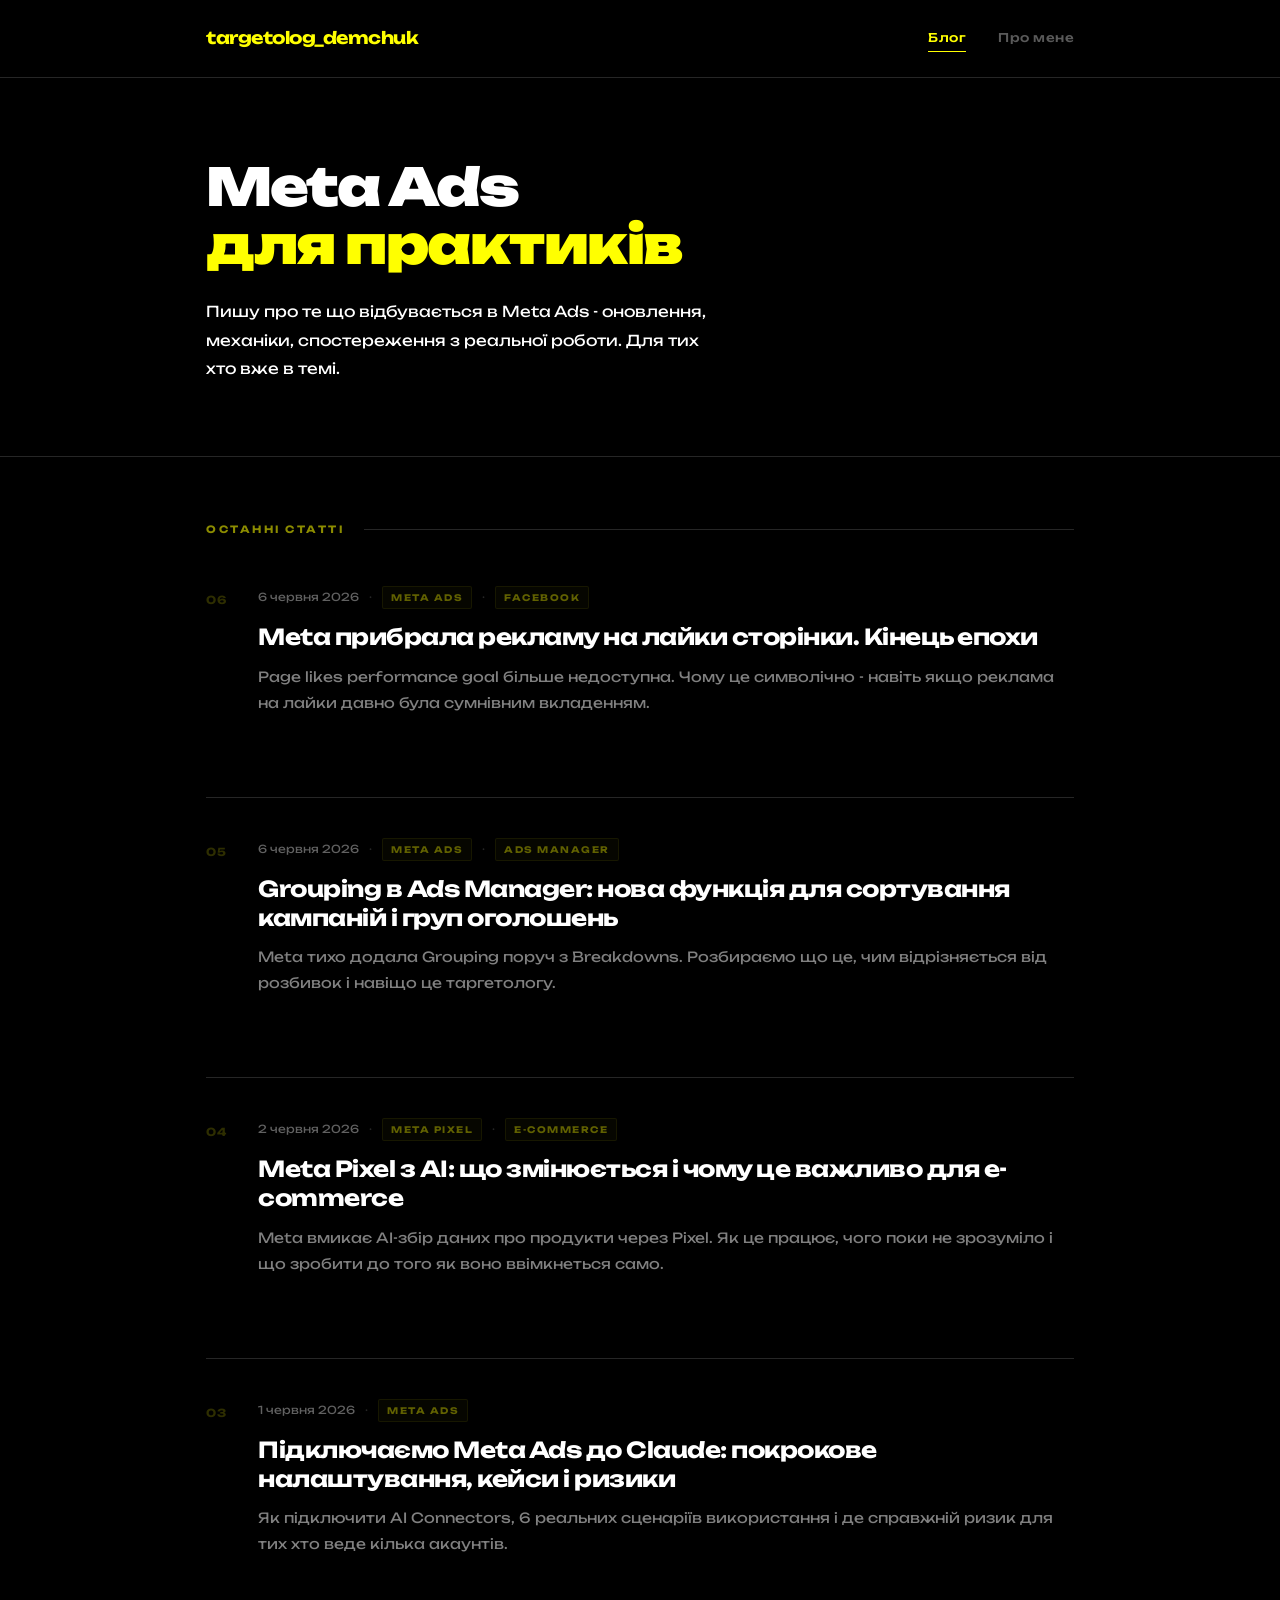
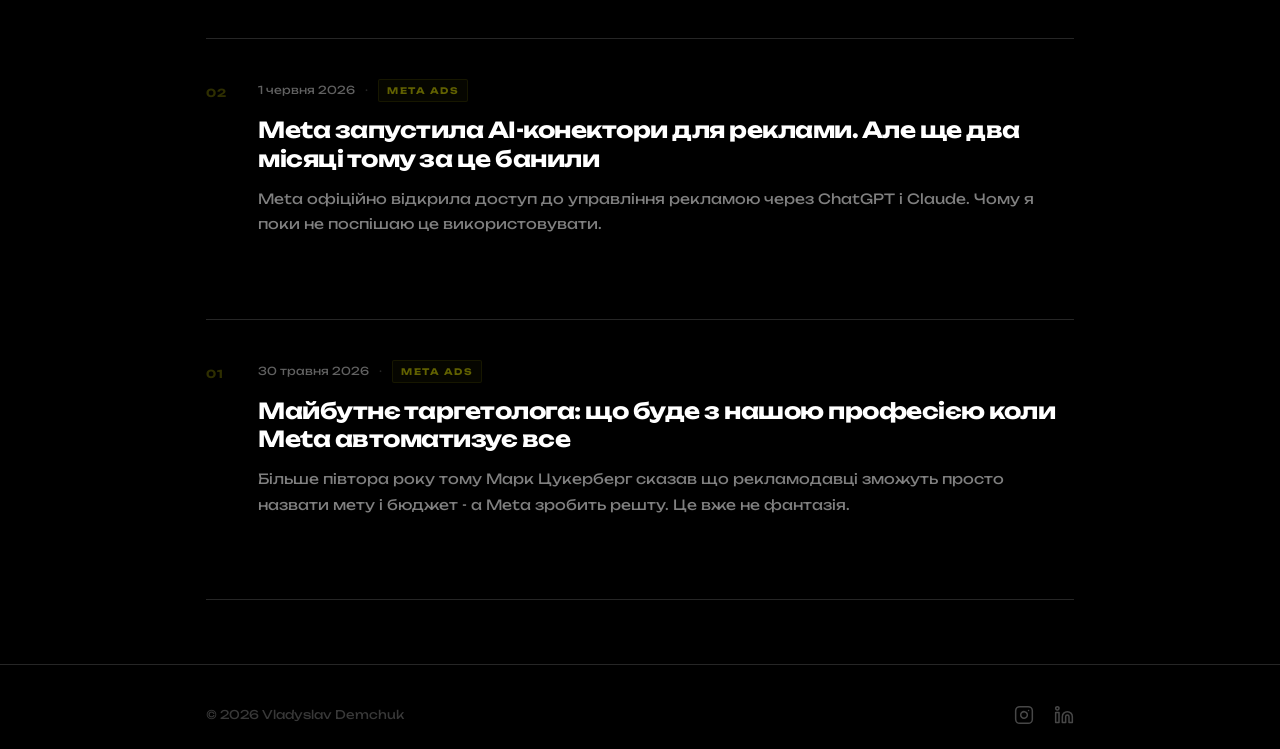
<file: index.html>
<!DOCTYPE html>
<html lang="uk">
<head>
  <meta charset="UTF-8">
  <meta name="viewport" content="width=device-width, initial-scale=1.0, viewport-fit=cover">
  <title>Влад Демчук - Meta Ads для практиків</title>
  <meta name="description" content="Пишу про оновлення і механіки Meta Ads. Інхаус таргетолог в ITSTEP Academy, керую бюджетами від $15k на місяць.">
  <meta name="keywords" content="Meta Ads, таргетолог, Facebook реклама, Instagram реклама, таргетована реклама Україна">
  <meta name="author" content="Владислав Демчук">
  <link rel="canonical" href="https://demchuk.online/">

  <!-- Open Graph -->
  <meta property="og:type" content="website">
  <meta property="og:url" content="https://demchuk.online/">
  <meta property="og:title" content="Влад Демчук - Meta Ads для практиків">
  <meta property="og:description" content="Пишу про оновлення і механіки Meta Ads. Інхаус таргетолог в ITSTEP Academy.">
  <meta property="og:image" content="https://demchuk.online/photo_2025-03-13_13-31-59.jpg">
  <meta property="og:locale" content="uk_UA">

  <!-- Twitter/X -->
  <meta name="twitter:card" content="summary_large_image">
  <meta name="twitter:title" content="Влад Демчук - Meta Ads для практиків">
  <meta name="twitter:description" content="Пишу про оновлення і механіки Meta Ads. Інхаус таргетолог в ITSTEP Academy.">
  <meta name="twitter:image" content="https://demchuk.online/photo_2025-03-13_13-31-59.jpg">

  <!-- Schema.org -->
  <script type="application/ld+json">
  {
    "@context": "https://schema.org",
    "@type": "Person",
    "name": "Владислав Демчук",
    "url": "https://demchuk.online/",
    "image": "https://demchuk.online/photo_2025-03-13_13-31-59.jpg",
    "jobTitle": "Meta Ads спеціаліст",
    "worksFor": {
      "@type": "Organization",
      "name": "ITSTEP Academy"
    },
    "sameAs": ["https://www.instagram.com/targetolog_demchuk/", "https://www.linkedin.com/in/vladyslav-demchuk/"]
  }
  </script>

  <meta name="theme-color" content="#000000">
  <meta name="color-scheme" content="dark">

  <!-- Fonts -->
  <link rel="preconnect" href="https://fonts.googleapis.com">
  <link rel="preconnect" href="https://fonts.gstatic.com" crossorigin>
  <link rel="stylesheet" href="https://fonts.googleapis.com/css2?family=Unbounded:wght@400;500;700;900&display=swap">

  <link rel="icon" href="/favicon.svg" type="image/svg+xml">
  <link rel="icon" href="/favicon-32.png" sizes="32x32" type="image/png">
  <link rel="apple-touch-icon" href="/apple-touch-icon.png">
  <link rel="manifest" href="/site.webmanifest">
  <link rel="alternate" type="application/rss+xml" title="Влад Демчук — Meta Ads" href="/feed.xml">
  <link rel="stylesheet" href="css/style.css">
</head>
<body>
  <header>
    <div class="container">
      <a href="index.html" class="logo">targetolog_demchuk</a>
      <nav>
        <a href="index.html" class="active" aria-current="page">Блог</a>
        <a href="about.html">Про мене</a>
      </nav>
    </div>
  </header>

  <main>
    <section class="hero">
      <div class="container">
        <h1>Meta Ads<br><span>для практиків</span></h1>
        <p>Пишу про те що відбувається в Meta Ads - оновлення, механіки, спостереження з реальної роботи. Для тих хто вже в темі.</p>
      </div>
    </section>

    <section class="posts">
      <div class="container">
        <div class="section-header fade-in">
          <h2>Останні статті</h2>
        </div>
        <a href="posts/page-likes-ads-gone.html" class="post-card fade-in">
          <div class="post-number">06</div>
          <div class="post-body">
            <div class="meta">
              <time datetime="2026-06-06">6 червня 2026</time>
              <span class="meta-sep">·</span>
              <span class="post-tag">Meta Ads</span>
              <span class="meta-sep">·</span>
              <span class="post-tag">Facebook</span>
            </div>
            <h3>Meta прибрала рекламу на лайки сторінки. Кінець епохи</h3>
            <p>Page likes performance goal більше недоступна. Чому це символічно - навіть якщо реклама на лайки давно була сумнівним вкладенням.</p>
            <span class="post-read">Читати <span class="arrow">→</span></span>
          </div>
        </a>
        <a href="posts/meta-ads-grouping.html" class="post-card fade-in">
          <div class="post-number">05</div>
          <div class="post-body">
            <div class="meta">
              <time datetime="2026-06-06">6 червня 2026</time>
              <span class="meta-sep">·</span>
              <span class="post-tag">Meta Ads</span>
              <span class="meta-sep">·</span>
              <span class="post-tag">Ads Manager</span>
            </div>
            <h3>Grouping в Ads Manager: нова функція для сортування кампаній і груп оголошень</h3>
            <p>Meta тихо додала Grouping поруч з Breakdowns. Розбираємо що це, чим відрізняється від розбивок і навіщо це таргетологу.</p>
            <span class="post-read">Читати <span class="arrow">→</span></span>
          </div>
        </a>
        <a href="posts/meta-pixel-ai-data.html" class="post-card fade-in">
          <div class="post-number">04</div>
          <div class="post-body">
            <div class="meta">
              <time datetime="2026-06-02">2 червня 2026</time>
              <span class="meta-sep">·</span>
              <span class="post-tag">Meta Pixel</span>
              <span class="meta-sep">·</span>
              <span class="post-tag">e-commerce</span>
            </div>
            <h3>Meta Pixel з AI: що змінюється і чому це важливо для e-commerce</h3>
            <p>Meta вмикає AI-збір даних про продукти через Pixel. Як це працює, чого поки не зрозуміло і що зробити до того як воно ввімкнеться само.</p>
            <span class="post-read">Читати <span class="arrow">→</span></span>
          </div>
        </a>
        <a href="posts/meta-ai-connectors-claude.html" class="post-card fade-in">
          <div class="post-number">03</div>
          <div class="post-body">
            <div class="meta">
              <time datetime="2026-06-01">1 червня 2026</time>
              <span class="meta-sep">·</span>
              <span class="post-tag">Meta Ads</span>
            </div>
            <h3>Підключаємо Meta Ads до Claude: покрокове налаштування, кейси і ризики</h3>
            <p>Як підключити AI Connectors, 6 реальних сценаріїв використання і де справжній ризик для тих хто веде кілька акаунтів.</p>
            <span class="post-read">Читати <span class="arrow">→</span></span>
          </div>
        </a>
        <a href="posts/meta-ai-connectors.html" class="post-card fade-in">
          <div class="post-number">02</div>
          <div class="post-body">
            <div class="meta">
              <time datetime="2026-06-01">1 червня 2026</time>
              <span class="meta-sep">·</span>
              <span class="post-tag">Meta Ads</span>
            </div>
            <h3>Meta запустила AI-конектори для реклами. Але ще два місяці тому за це банили</h3>
            <p>Meta офіційно відкрила доступ до управління рекламою через ChatGPT і Claude. Чому я поки не поспішаю це використовувати.</p>
            <span class="post-read">Читати <span class="arrow">→</span></span>
          </div>
        </a>
        <a href="posts/maibutnie-tarhetologa.html" class="post-card fade-in">
          <div class="post-number">01</div>
          <div class="post-body">
            <div class="meta">
              <time datetime="2026-05-30">30 травня 2026</time>
              <span class="meta-sep">·</span>
              <span class="post-tag">Meta Ads</span>
            </div>
            <h3>Майбутнє таргетолога: що буде з нашою професією коли Meta автоматизує все</h3>
            <p>Більше півтора року тому Марк Цукерберг сказав що рекламодавці зможуть просто назвати мету і бюджет - а Meta зробить решту. Це вже не фантазія.</p>
            <span class="post-read">Читати <span class="arrow">→</span></span>
          </div>
        </a>
      </div>
    </section>
  </main>

  <footer>
    <div class="container">
      <div class="footer-inner">
        <span class="footer-copy">© 2026 Vladyslav Demchuk</span>
        <div class="footer-social">
          <a href="https://www.instagram.com/targetolog_demchuk/" target="_blank" rel="noopener" aria-label="Instagram">
            <svg xmlns="http://www.w3.org/2000/svg" width="20" height="20" viewBox="0 0 24 24" fill="none" stroke="currentColor" stroke-width="1.8" stroke-linecap="round" stroke-linejoin="round" aria-hidden="true"><rect x="2" y="2" width="20" height="20" rx="5" ry="5"/><path d="M16 11.37A4 4 0 1 1 12.63 8 4 4 0 0 1 16 11.37z"/><line x1="17.5" y1="6.5" x2="17.51" y2="6.5"/></svg>
          </a>
          <a href="https://www.linkedin.com/in/vladyslav-demchuk/" target="_blank" rel="noopener" aria-label="LinkedIn">
            <svg xmlns="http://www.w3.org/2000/svg" width="20" height="20" viewBox="0 0 24 24" fill="none" stroke="currentColor" stroke-width="1.8" stroke-linecap="round" stroke-linejoin="round" aria-hidden="true"><path d="M16 8a6 6 0 0 1 6 6v7h-4v-7a2 2 0 0 0-2-2 2 2 0 0 0-2 2v7h-4v-7a6 6 0 0 1 6-6z"/><rect x="2" y="9" width="4" height="12"/><circle cx="4" cy="4" r="2"/></svg>
          </a>
        </div>
      </div>
    </div>
  </footer>
  <button id="back-to-top" aria-label="Вгору">↑</button>
  <script src="js/main.js"></script>
</body>
</html>
</file>
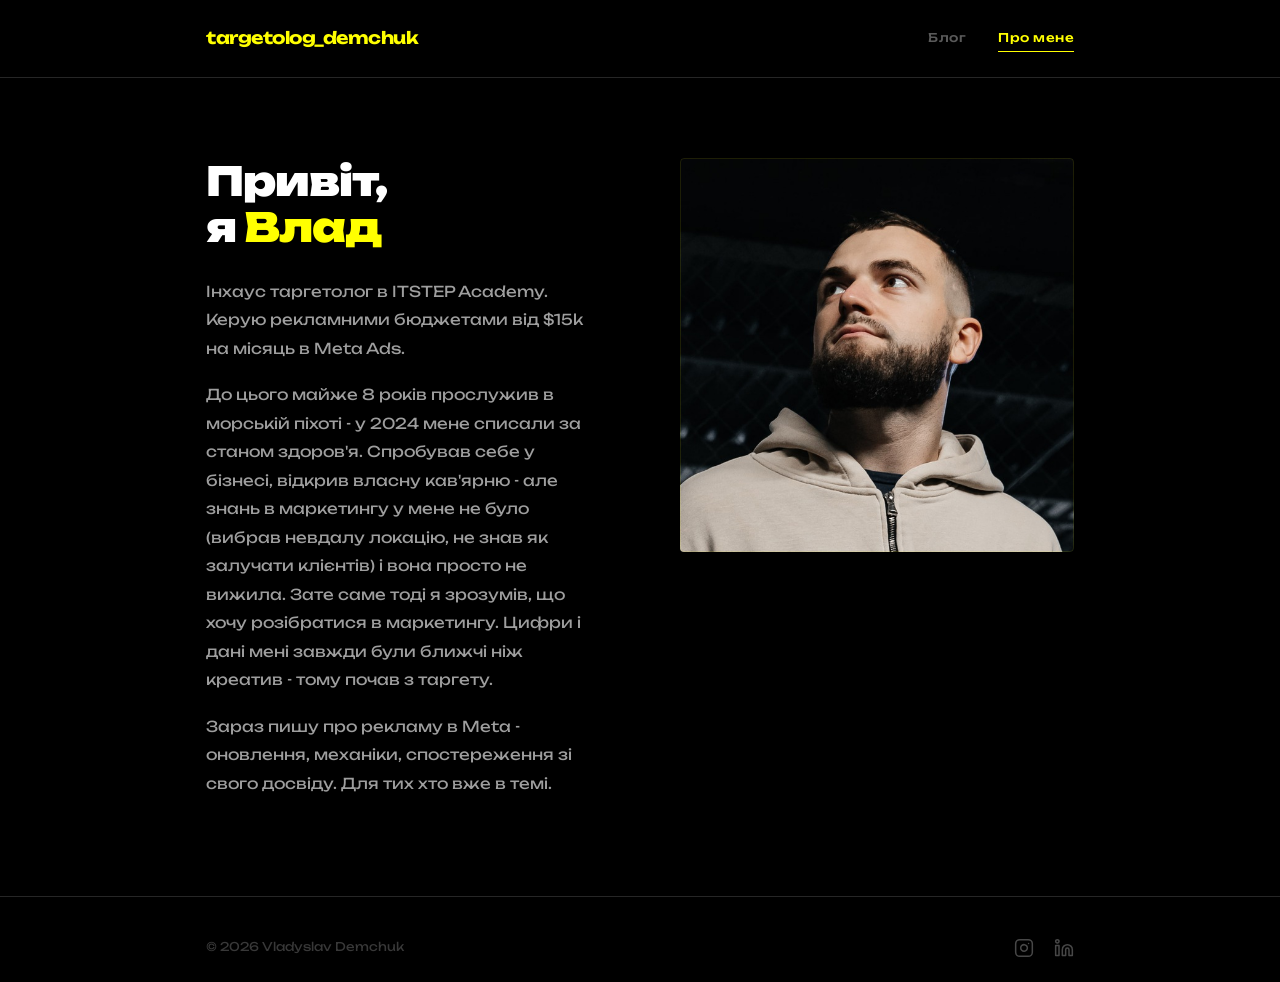
<file: about.html>
<!DOCTYPE html>
<html lang="uk">
<head>
  <meta charset="UTF-8">
  <meta name="viewport" content="width=device-width, initial-scale=1.0, viewport-fit=cover">
  <title>Про мене - Влад Демчук | Meta Ads таргетолог</title>
  <meta name="description" content="Інхаус таргетолог в ITSTEP Academy. Керую рекламними бюджетами від $15k на місяць в Meta Ads. Ветеран ЗСУ, морська піхота.">
  <meta name="author" content="Владислав Демчук">
  <link rel="canonical" href="https://demchuk.online/about.html">

  <!-- Open Graph -->
  <meta property="og:type" content="profile">
  <meta property="og:url" content="https://demchuk.online/about.html">
  <meta property="og:title" content="Про мене - Влад Демчук | Meta Ads таргетолог">
  <meta property="og:description" content="Інхаус таргетолог в ITSTEP Academy. Керую рекламними бюджетами від $15k на місяць в Meta Ads.">
  <meta property="og:image" content="https://demchuk.online/photo_2025-03-13_13-31-59.jpg">
  <meta property="og:locale" content="uk_UA">

  <meta name="theme-color" content="#000000">
  <meta name="color-scheme" content="dark">

  <!-- Fonts -->
  <link rel="preconnect" href="https://fonts.googleapis.com">
  <link rel="preconnect" href="https://fonts.gstatic.com" crossorigin>
  <link rel="stylesheet" href="https://fonts.googleapis.com/css2?family=Unbounded:wght@400;500;700;900&display=swap">

  <link rel="icon" href="/favicon.svg" type="image/svg+xml">
  <link rel="icon" href="/favicon-32.png" sizes="32x32" type="image/png">
  <link rel="apple-touch-icon" href="/apple-touch-icon.png">
  <link rel="manifest" href="/site.webmanifest">
  <link rel="alternate" type="application/rss+xml" title="Влад Демчук — Meta Ads" href="/feed.xml">
  <link rel="stylesheet" href="css/style.css">
</head>
<body>
  <header>
    <div class="container">
      <a href="index.html" class="logo">targetolog_demchuk</a>
      <nav>
        <a href="index.html">Блог</a>
        <a href="about.html" class="active" aria-current="page">Про мене</a>
      </nav>
    </div>
  </header>

  <main>
    <div class="container">
      <div class="about">
        <div>
          <h1>Привіт,<br>я <span>Влад</span></h1>
          <p>Інхаус таргетолог в ITSTEP Academy. Керую рекламними бюджетами від $15k на місяць в Meta Ads.</p>
          <p>До цього майже 8 років прослужив в морській піхоті - у 2024 мене списали за станом здоров'я. Спробував себе у бізнесі, відкрив власну кав'ярню - але знань в маркетингу у мене не було (вибрав невдалу локацію, не знав як залучати клієнтів) і вона просто не вижила. Зате саме тоді я зрозумів, що хочу розібратися в маркетингу. Цифри і дані мені завжди були ближчі ніж креатив - тому почав з таргету.</p>
          <p>Зараз пишу про рекламу в Meta - оновлення, механіки, спостереження зі свого досвіду. Для тих хто вже в темі.</p>

        </div>
        <div class="about-photo fade-in">
          <img src="photo_2025-03-13_13-31-59.jpg" alt="Влад Демчук" decoding="async" fetchpriority="high">
        </div>
      </div>
    </div>
  </main>

  <footer>
    <div class="container">
      <div class="footer-inner">
        <span class="footer-copy">© 2026 Vladyslav Demchuk</span>
        <div class="footer-social">
          <a href="https://www.instagram.com/targetolog_demchuk/" target="_blank" rel="noopener" aria-label="Instagram">
            <svg xmlns="http://www.w3.org/2000/svg" width="20" height="20" viewBox="0 0 24 24" fill="none" stroke="currentColor" stroke-width="1.8" stroke-linecap="round" stroke-linejoin="round" aria-hidden="true"><rect x="2" y="2" width="20" height="20" rx="5" ry="5"/><path d="M16 11.37A4 4 0 1 1 12.63 8 4 4 0 0 1 16 11.37z"/><line x1="17.5" y1="6.5" x2="17.51" y2="6.5"/></svg>
          </a>
          <a href="https://www.linkedin.com/in/vladyslav-demchuk/" target="_blank" rel="noopener" aria-label="LinkedIn">
            <svg xmlns="http://www.w3.org/2000/svg" width="20" height="20" viewBox="0 0 24 24" fill="none" stroke="currentColor" stroke-width="1.8" stroke-linecap="round" stroke-linejoin="round" aria-hidden="true"><path d="M16 8a6 6 0 0 1 6 6v7h-4v-7a2 2 0 0 0-2-2 2 2 0 0 0-2 2v7h-4v-7a6 6 0 0 1 6-6z"/><rect x="2" y="9" width="4" height="12"/><circle cx="4" cy="4" r="2"/></svg>
          </a>
        </div>
      </div>
    </div>
  </footer>
  <button id="back-to-top" aria-label="Вгору">↑</button>
  <script src="js/main.js"></script>
</body>
</html>
</file>
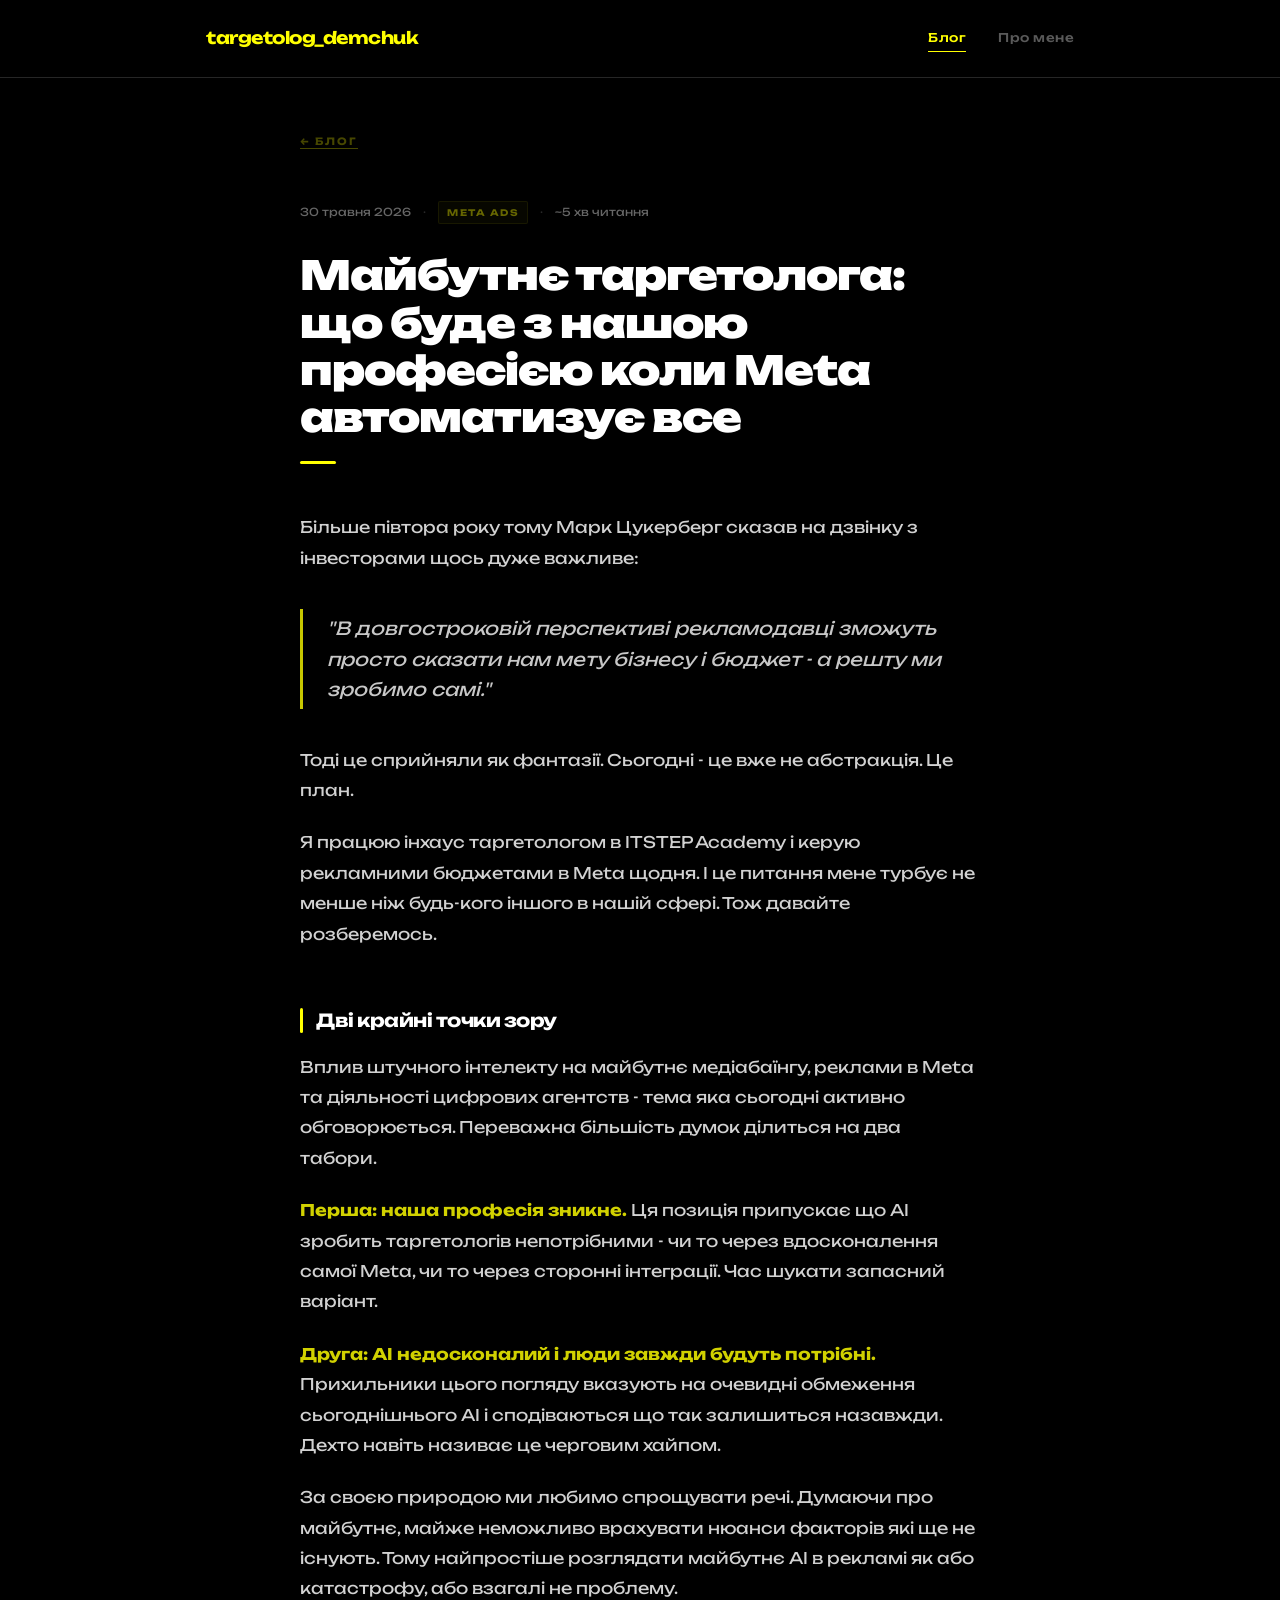
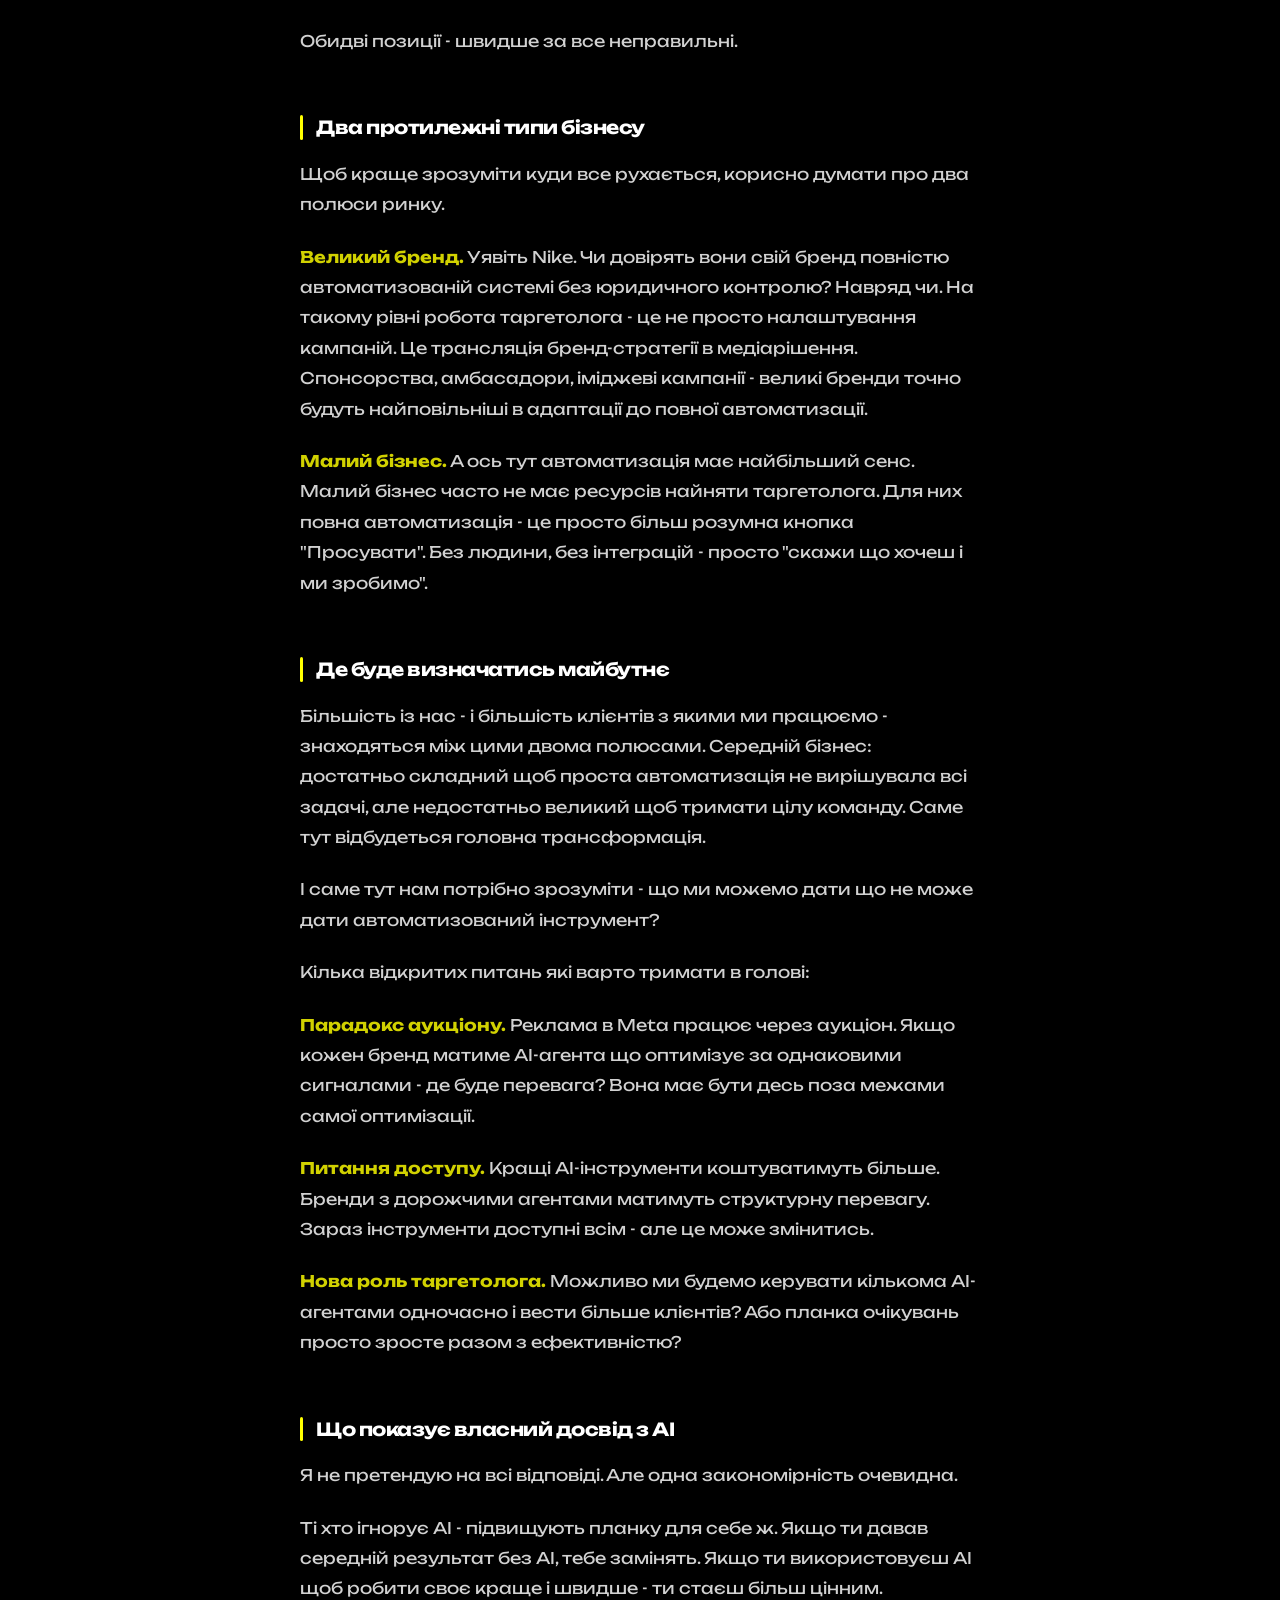
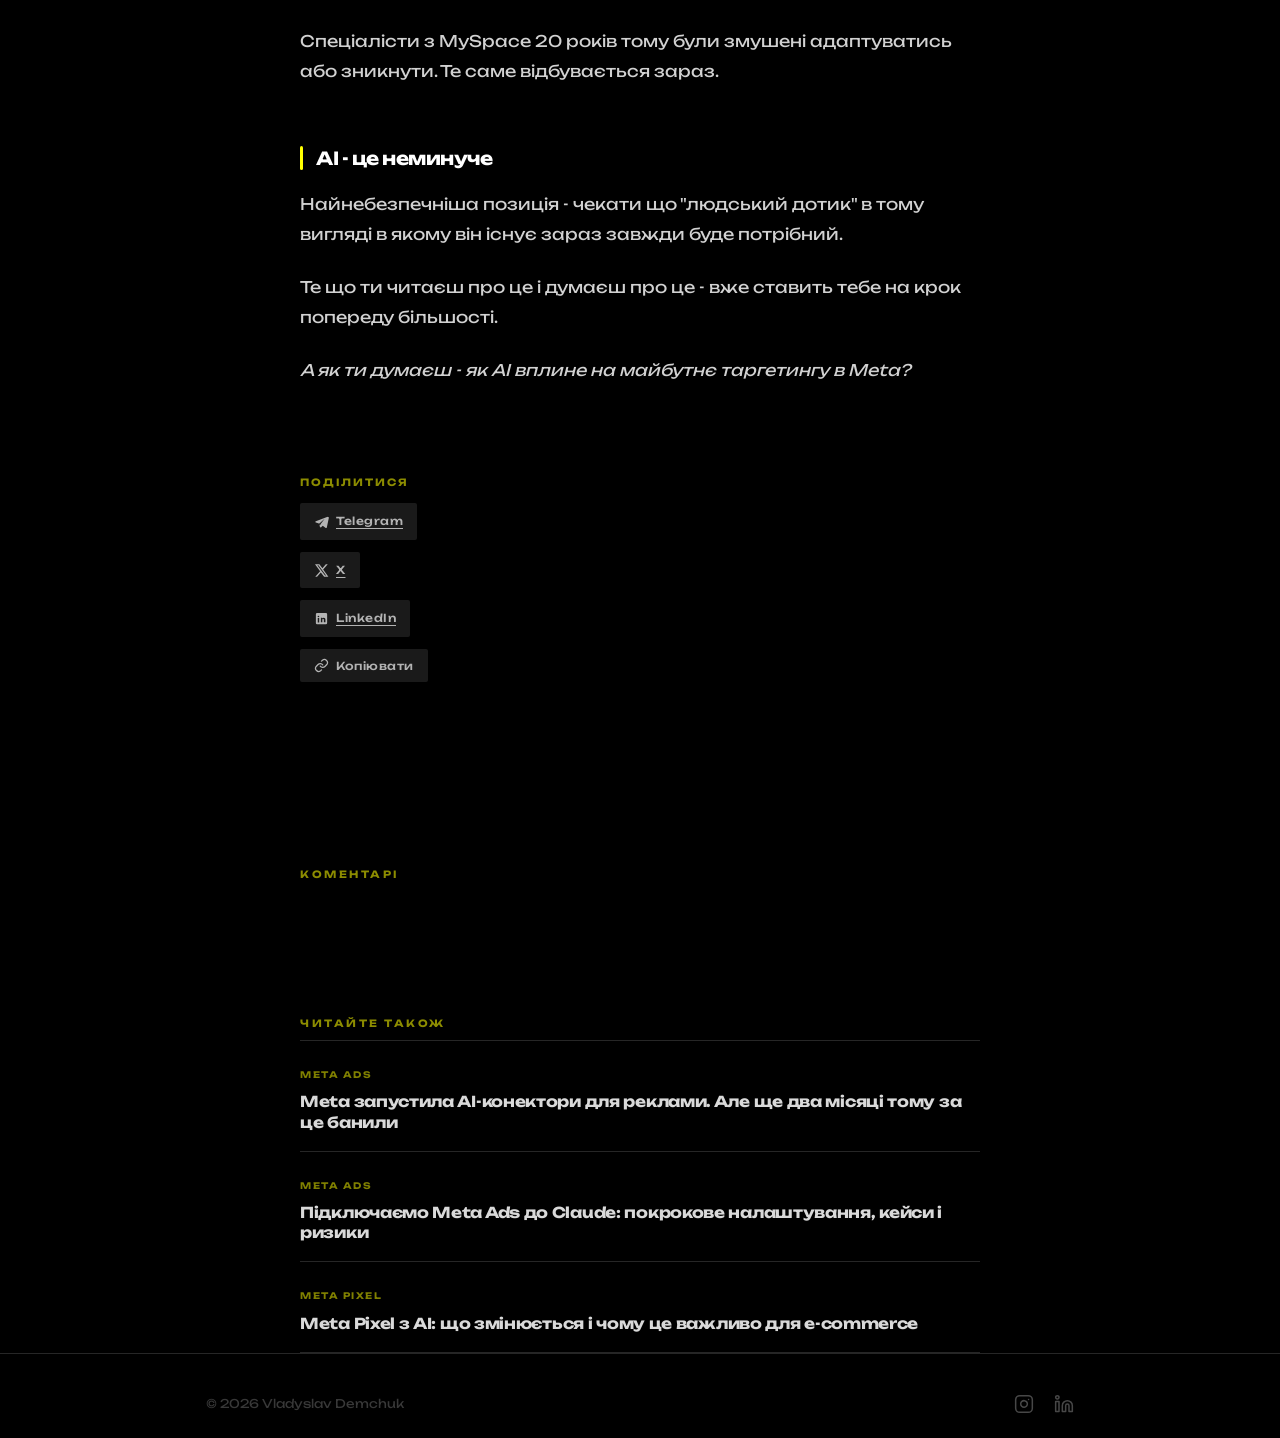
<file: posts/maibutnie-tarhetologa.html>
<!DOCTYPE html>
<html lang="uk">
<head>
  <meta charset="UTF-8">
  <meta name="viewport" content="width=device-width, initial-scale=1.0, viewport-fit=cover">
  <title>Майбутнє таргетолога: що буде з нашою професією коли Meta автоматизує все</title>
  <meta name="description" content="Що буде з нашою професією коли Meta автоматизує все. Розбираємо два крайніх погляди і шукаємо правду посередині.">
  <meta name="author" content="Владислав Демчук">
  <link rel="canonical" href="https://demchuk.online/posts/maibutnie-tarhetologa.html">

  <!-- Open Graph -->
  <meta property="og:type" content="article">
  <meta property="og:url" content="https://demchuk.online/posts/maibutnie-tarhetologa.html">
  <meta property="og:title" content="Майбутнє таргетолога: що буде з нашою професією коли Meta автоматизує все">
  <meta property="og:description" content="Що буде з нашою професією коли Meta автоматизує все. Розбираємо два крайніх погляди і шукаємо правду посередині.">
  <meta property="og:image" content="https://demchuk.online/posts/og/maibutnie-tarhetologa.png">
  <meta property="og:image:width" content="1200">
  <meta property="og:image:height" content="630">
  <meta property="og:locale" content="uk_UA">
  <meta property="article:author" content="Владислав Демчук">
  <meta property="article:published_time" content="2026-05-30">
  <meta property="article:tag" content="Meta Ads">
  <meta property="article:tag" content="AI реклама">

  <!-- Twitter/X -->
  <meta name="twitter:card" content="summary_large_image">
  <meta name="twitter:title" content="Майбутнє таргетолога: що буде з нашою професією коли Meta автоматизує все">
  <meta name="twitter:description" content="Що буде з нашою професією коли Meta автоматизує все. Розбираємо два крайніх погляди і шукаємо правду посередині.">
  <meta name="twitter:image" content="https://demchuk.online/posts/og/maibutnie-tarhetologa.png">

  <!-- Keywords -->
  <meta name="keywords" content="майбутнє таргетолога, Meta Ads автоматизація, AI реклама, таргетолог Meta, Facebook реклама майбутнє">

  <!-- Schema.org -->
  <script type="application/ld+json">
  {
    "@context": "https://schema.org",
    "@type": "BlogPosting",
    "headline": "Майбутнє таргетолога: що буде з нашою професією коли Meta автоматизує все",
    "description": "Що буде з нашою професією коли Meta автоматизує все. Розбираємо два крайніх погляди і шукаємо правду посередині.",
    "url": "https://demchuk.online/posts/maibutnie-tarhetologa.html",
    "datePublished": "2026-05-30",
    "image": "https://demchuk.online/posts/og/maibutnie-tarhetologa.png",
    "author": {
      "@type": "Person",
      "name": "Владислав Демчук",
      "url": "https://demchuk.online/"
    },
    "publisher": {
      "@type": "Person",
      "name": "Владислав Демчук",
      "url": "https://demchuk.online/"
    },
    "inLanguage": "uk"
  }
  </script>

  <meta name="theme-color" content="#000000">
  <meta name="color-scheme" content="dark">

  <!-- Fonts -->
  <link rel="preconnect" href="https://fonts.googleapis.com">
  <link rel="preconnect" href="https://fonts.gstatic.com" crossorigin>
  <link rel="stylesheet" href="https://fonts.googleapis.com/css2?family=Unbounded:wght@400;500;700;900&display=swap">

  <link rel="icon" href="/favicon.svg" type="image/svg+xml">
  <link rel="icon" href="/favicon-32.png" sizes="32x32" type="image/png">
  <link rel="apple-touch-icon" href="/apple-touch-icon.png">
  <link rel="manifest" href="/site.webmanifest">
  <link rel="alternate" type="application/rss+xml" title="Влад Демчук — Meta Ads" href="/feed.xml">
  <link rel="stylesheet" href="../css/style.css">
</head>
<body>
  <header>
    <div id="progress-bar"></div>
    <div class="container">
      <a href="../index.html" class="logo">targetolog_demchuk</a>
      <nav>
        <a href="../index.html" class="active" aria-current="page">Блог</a>
        <a href="../about.html">Про мене</a>
      </nav>
    </div>
  </header>

  <main>
    <div class="container">
      <article class="article">
        <div class="article-back">
          <a href="../index.html">← Блог</a>
        </div>

        <div class="meta">
          <time datetime="2026-05-30">30 травня 2026</time>
          <span class="meta-sep">·</span>
          <span class="post-tag">Meta Ads</span>
          <span class="meta-sep">·</span>
          <span>~5 хв читання</span>
        </div>

        <h1>Майбутнє таргетолога: що буде з нашою професією коли Meta автоматизує все</h1>
        <div class="article-divider"></div>

        <p>Більше півтора року тому Марк Цукерберг сказав на дзвінку з інвесторами щось дуже важливе:</p>

        <blockquote>"В довгостроковій перспективі рекламодавці зможуть просто сказати нам мету бізнесу і бюджет - а решту ми зробимо самі."</blockquote>

        <p>Тоді це сприйняли як фантазії. Сьогодні - це вже не абстракція. Це план.</p>

        <p>Я працюю інхаус таргетологом в ITSTEP Academy і керую рекламними бюджетами в Meta щодня. І це питання мене турбує не менше ніж будь-кого іншого в нашій сфері. Тож давайте розберемось.</p>

        <h2>Дві крайні точки зору</h2>

        <p>Вплив штучного інтелекту на майбутнє медіабаїнгу, реклами в Meta та діяльності цифрових агентств - тема яка сьогодні активно обговорюється. Переважна більшість думок ділиться на два табори.</p>

        <p><strong>Перша: наша професія зникне.</strong> Ця позиція припускає що AI зробить таргетологів непотрібними - чи то через вдосконалення самої Meta, чи то через сторонні інтеграції. Час шукати запасний варіант.</p>

        <p><strong>Друга: AI недосконалий і люди завжди будуть потрібні.</strong> Прихильники цього погляду вказують на очевидні обмеження сьогоднішнього AI і сподіваються що так залишиться назавжди. Дехто навіть називає це черговим хайпом.</p>

        <p>За своєю природою ми любимо спрощувати речі. Думаючи про майбутнє, майже неможливо врахувати нюанси факторів які ще не існують. Тому найпростіше розглядати майбутнє AI в рекламі як або катастрофу, або взагалі не проблему.</p>

        <p>Обидві позиції - швидше за все неправильні.</p>

        <h2>Два протилежні типи бізнесу</h2>

        <p>Щоб краще зрозуміти куди все рухається, корисно думати про два полюси ринку.</p>

        <p><strong>Великий бренд.</strong> Уявіть Nike. Чи довірять вони свій бренд повністю автоматизованій системі без юридичного контролю? Навряд чи. На такому рівні робота таргетолога - це не просто налаштування кампаній. Це трансляція бренд-стратегії в медіарішення. Спонсорства, амбасадори, іміджеві кампанії - великі бренди точно будуть найповільніші в адаптації до повної автоматизації.</p>

        <p><strong>Малий бізнес.</strong> А ось тут автоматизація має найбільший сенс. Малий бізнес часто не має ресурсів найняти таргетолога. Для них повна автоматизація - це просто більш розумна кнопка "Просувати". Без людини, без інтеграцій - просто "скажи що хочеш і ми зробимо".</p>

        <h2>Де буде визначатись майбутнє</h2>

        <p>Більшість із нас - і більшість клієнтів з якими ми працюємо - знаходяться між цими двома полюсами. Середній бізнес: достатньо складний щоб проста автоматизація не вирішувала всі задачі, але недостатньо великий щоб тримати цілу команду. Саме тут відбудеться головна трансформація.</p>

        <p>І саме тут нам потрібно зрозуміти - що ми можемо дати що не може дати автоматизований інструмент?</p>

        <p>Кілька відкритих питань які варто тримати в голові:</p>

        <p><strong>Парадокс аукціону.</strong> Реклама в Meta працює через аукціон. Якщо кожен бренд матиме AI-агента що оптимізує за однаковими сигналами - де буде перевага? Вона має бути десь поза межами самої оптимізації.</p>

        <p><strong>Питання доступу.</strong> Кращі AI-інструменти коштуватимуть більше. Бренди з дорожчими агентами матимуть структурну перевагу. Зараз інструменти доступні всім - але це може змінитись.</p>

        <p><strong>Нова роль таргетолога.</strong> Можливо ми будемо керувати кількома AI-агентами одночасно і вести більше клієнтів? Або планка очікувань просто зросте разом з ефективністю?</p>

        <h2>Що показує власний досвід з AI</h2>

        <p>Я не претендую на всі відповіді. Але одна закономірність очевидна.</p>

        <p>Ті хто ігнорує AI - підвищують планку для себе ж. Якщо ти давав середній результат без AI, тебе замінять. Якщо ти використовуєш AI щоб робити своє краще і швидше - ти стаєш більш цінним.</p>

        <p>Спеціалісти з MySpace 20 років тому були змушені адаптуватись або зникнути. Те саме відбувається зараз.</p>

        <h2>AI - це неминуче</h2>

        <p>Найнебезпечніша позиція - чекати що "людський дотик" в тому вигляді в якому він існує зараз завжди буде потрібний.</p>

        <p>Те що ти читаєш про це і думаєш про це - вже ставить тебе на крок попереду більшості.</p>

        <p><em>А як ти думаєш - як AI вплине на майбутнє таргетингу в Meta?</em></p>
      </article>
      <section class="related" aria-label="Читайте також">
        <p class="related-title">Читайте також</p>
        <a class="related-item" href="meta-ai-connectors.html">
          <span class="related-tag">Meta Ads</span>
          <h3>Meta запустила AI-конектори для реклами. Але ще два місяці тому за це банили</h3>
        </a>
        <a class="related-item" href="meta-ai-connectors-claude.html">
          <span class="related-tag">Meta Ads</span>
          <h3>Підключаємо Meta Ads до Claude: покрокове налаштування, кейси і ризики</h3>
        </a>
        <a class="related-item" href="meta-pixel-ai-data.html">
          <span class="related-tag">Meta Pixel</span>
          <h3>Meta Pixel з AI: що змінюється і чому це важливо для e-commerce</h3>
        </a>
      </section>
    </div>
  </main>

  <footer>
    <div class="container">
      <div class="footer-inner">
        <span class="footer-copy">© 2026 Vladyslav Demchuk</span>
        <div class="footer-social">
          <a href="https://www.instagram.com/targetolog_demchuk/" target="_blank" rel="noopener" aria-label="Instagram">
            <svg xmlns="http://www.w3.org/2000/svg" width="20" height="20" viewBox="0 0 24 24" fill="none" stroke="currentColor" stroke-width="1.8" stroke-linecap="round" stroke-linejoin="round" aria-hidden="true"><rect x="2" y="2" width="20" height="20" rx="5" ry="5"/><path d="M16 11.37A4 4 0 1 1 12.63 8 4 4 0 0 1 16 11.37z"/><line x1="17.5" y1="6.5" x2="17.51" y2="6.5"/></svg>
          </a>
          <a href="https://www.linkedin.com/in/vladyslav-demchuk/" target="_blank" rel="noopener" aria-label="LinkedIn">
            <svg xmlns="http://www.w3.org/2000/svg" width="20" height="20" viewBox="0 0 24 24" fill="none" stroke="currentColor" stroke-width="1.8" stroke-linecap="round" stroke-linejoin="round" aria-hidden="true"><path d="M16 8a6 6 0 0 1 6 6v7h-4v-7a2 2 0 0 0-2-2 2 2 0 0 0-2 2v7h-4v-7a6 6 0 0 1 6-6z"/><rect x="2" y="9" width="4" height="12"/><circle cx="4" cy="4" r="2"/></svg>
          </a>
        </div>
      </div>
    </div>
  </footer>
  <button id="back-to-top" aria-label="Вгору">↑</button>
  <script src="../js/main.js"></script>
</body>
</html>
</file>
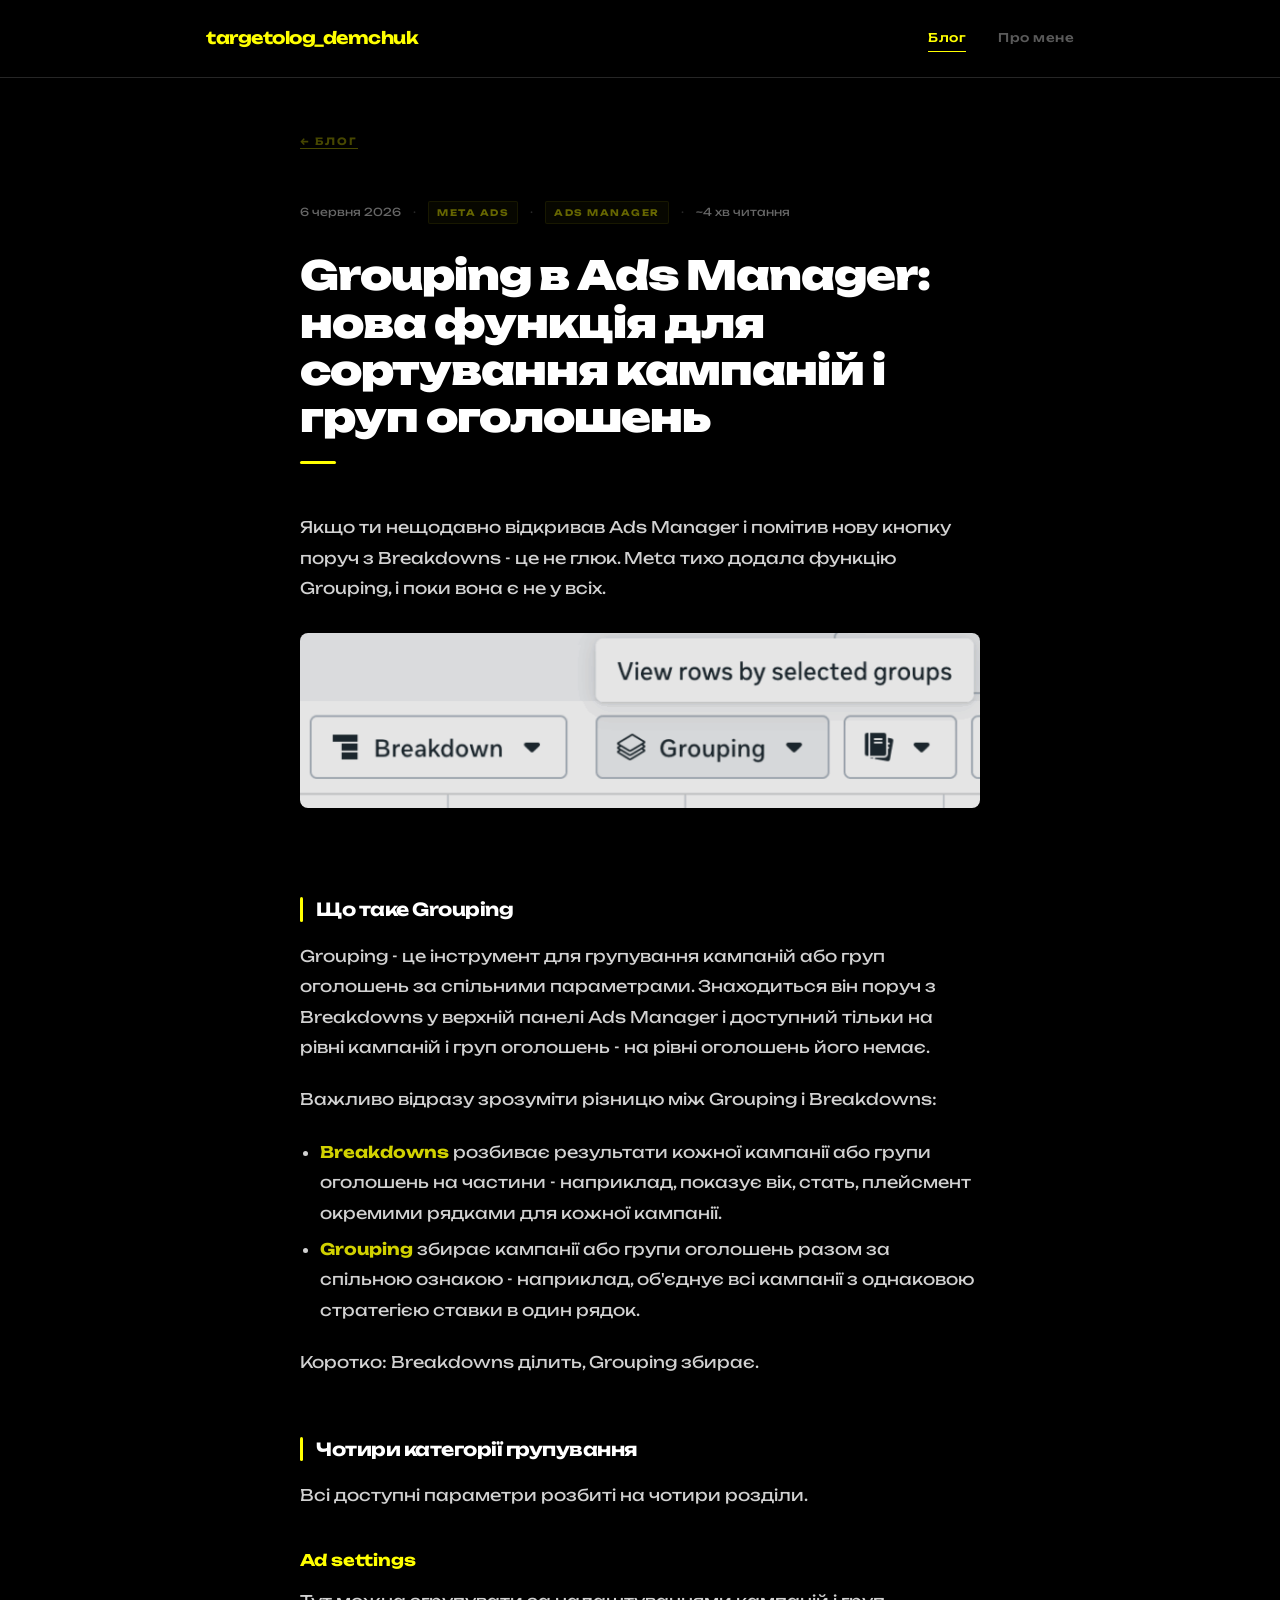
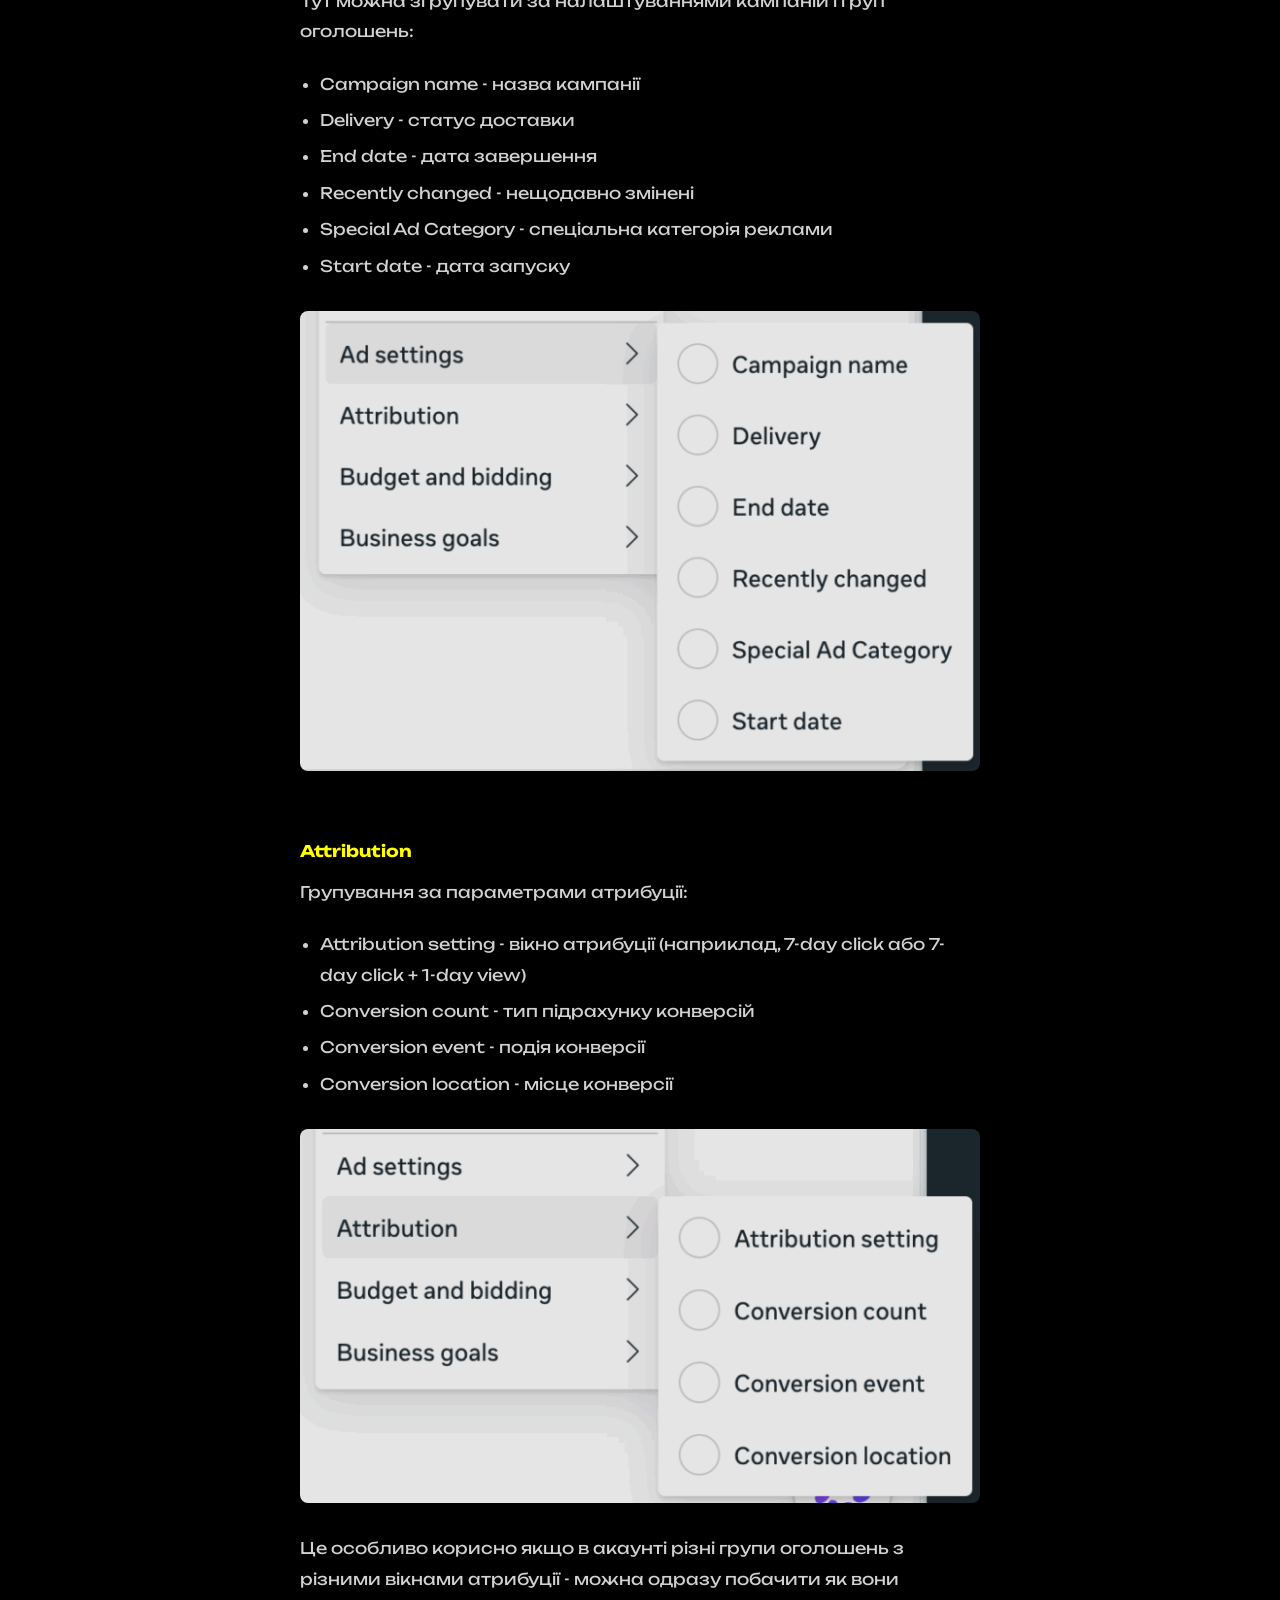
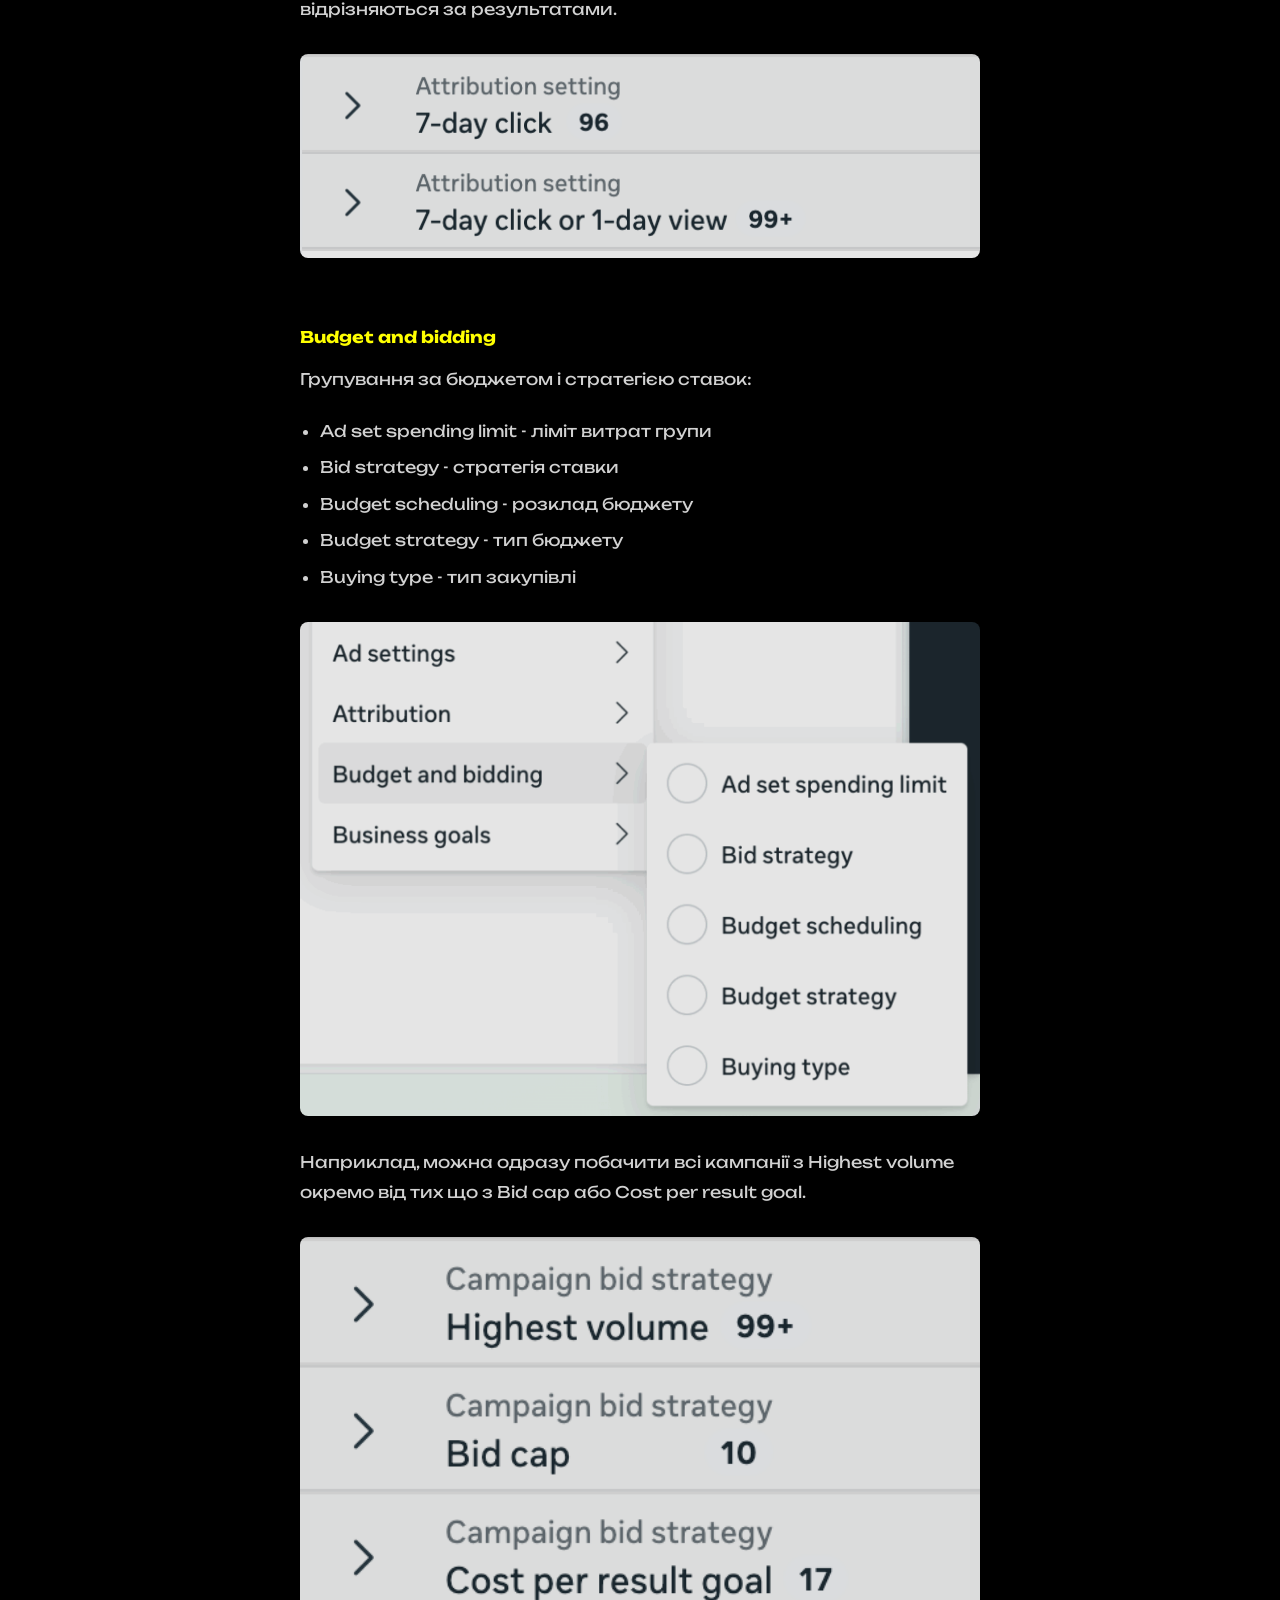
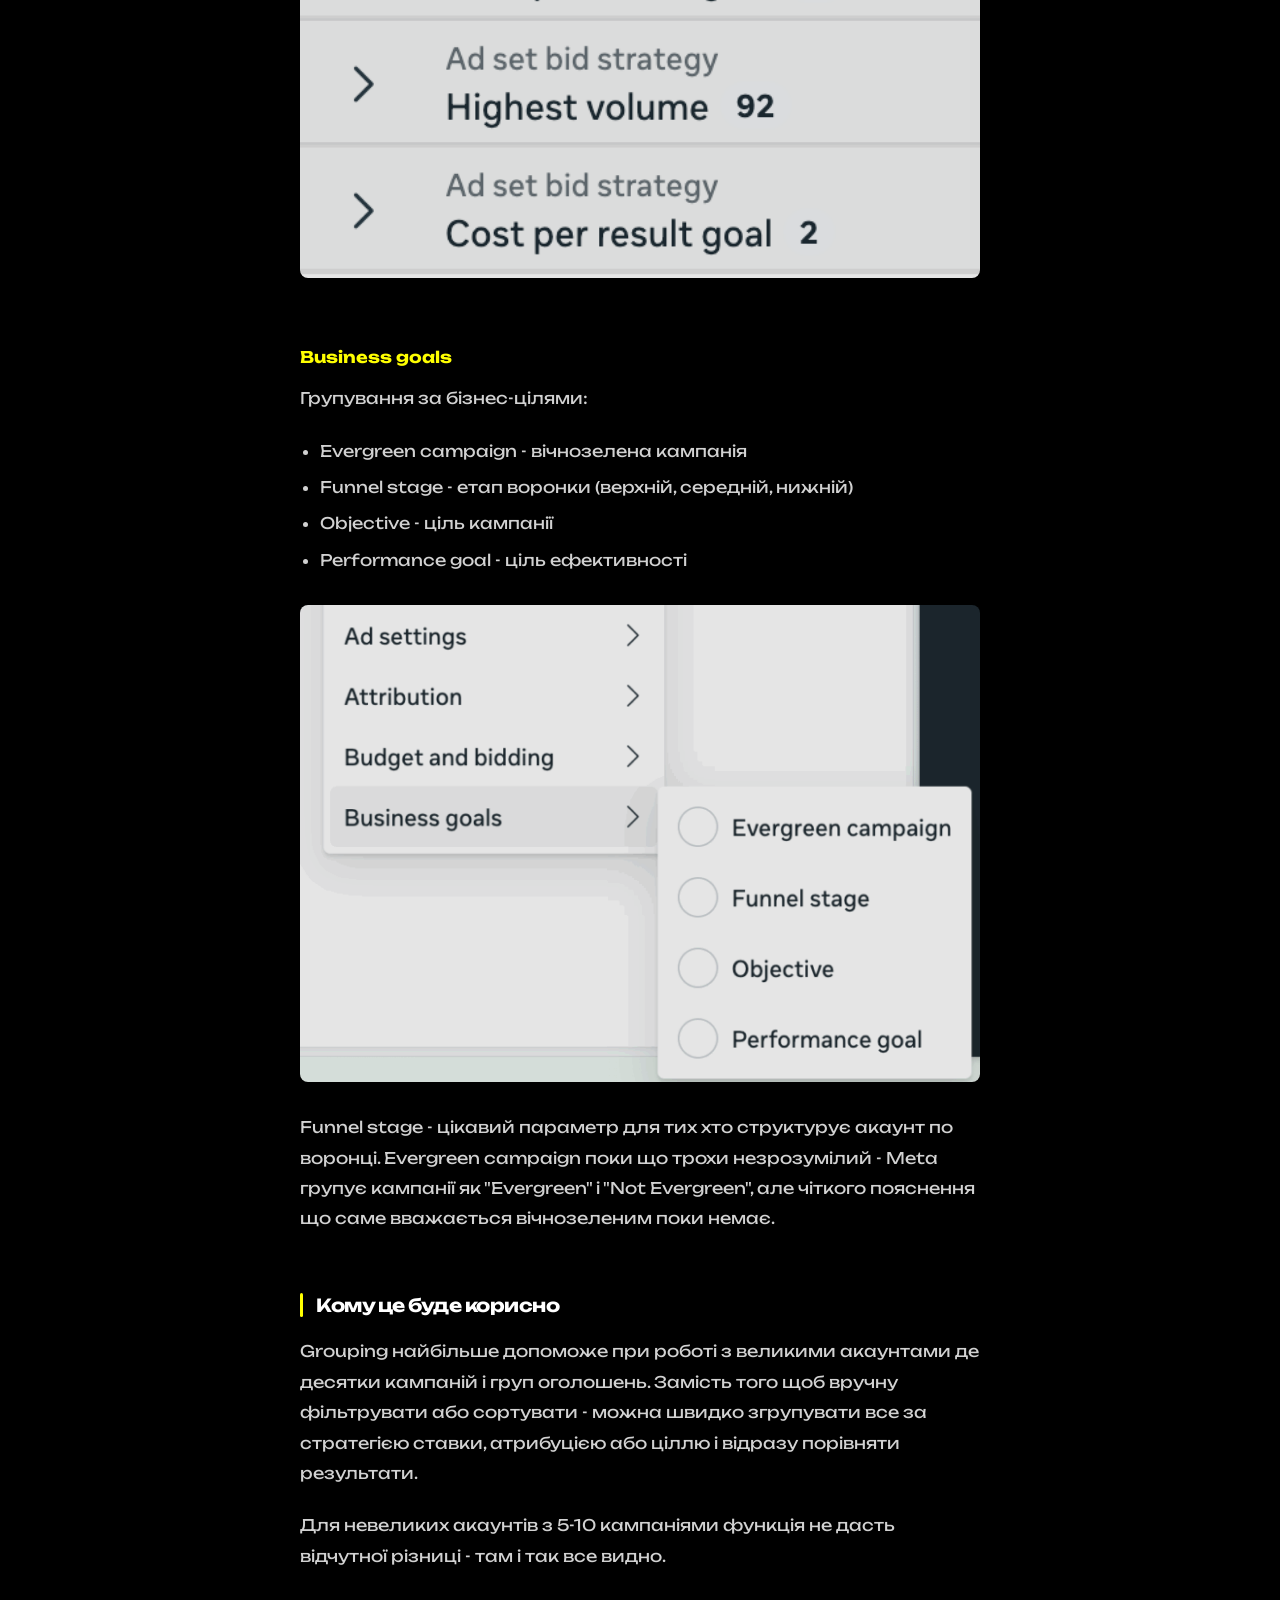
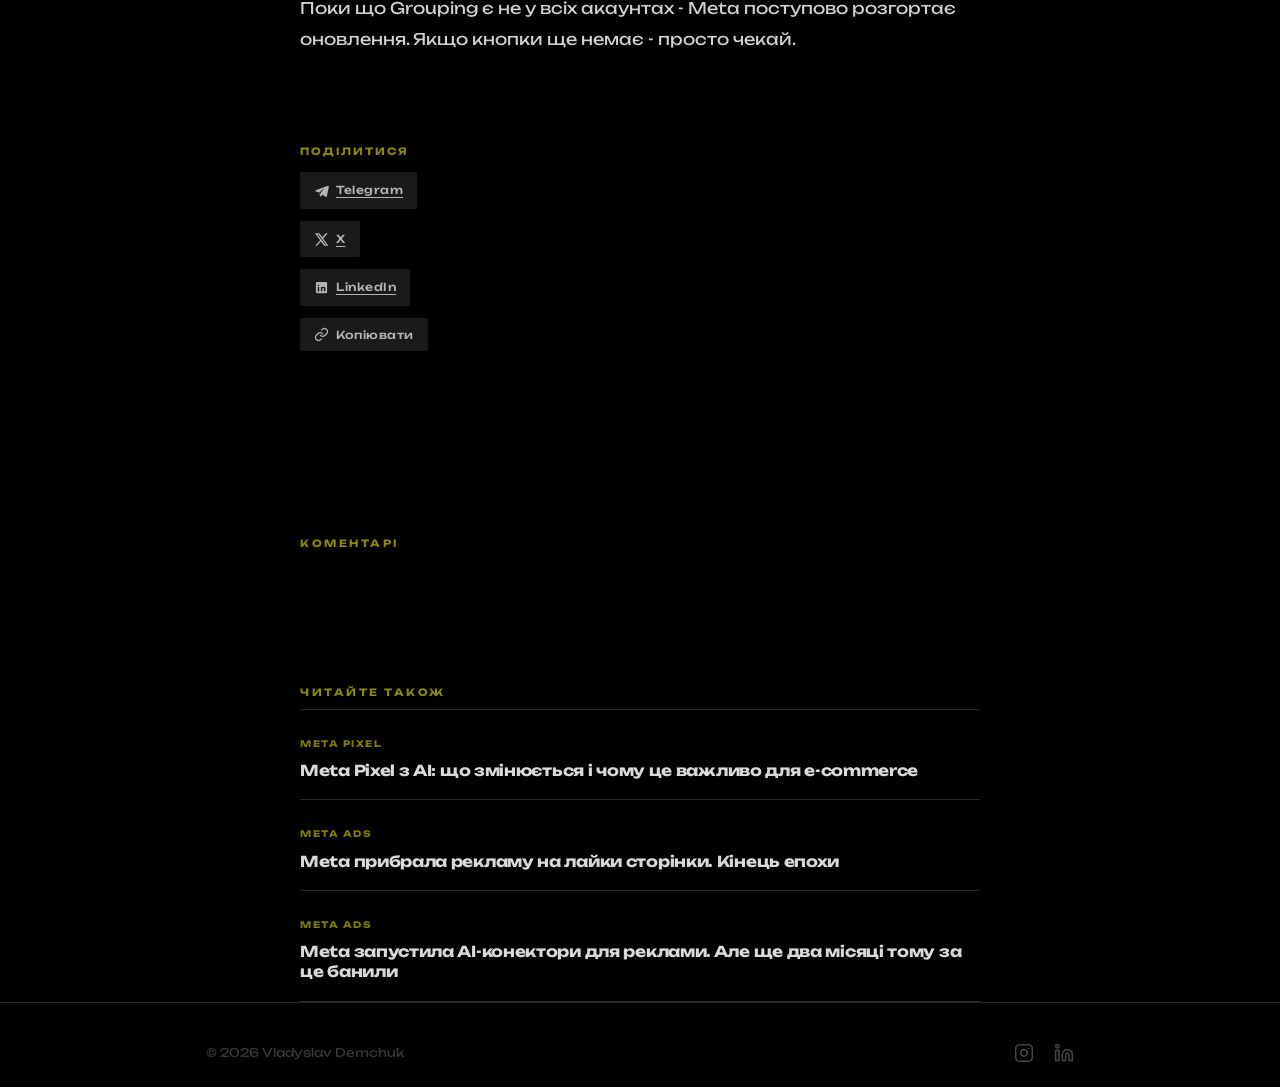
<file: posts/meta-ads-grouping.html>
<!DOCTYPE html>
<html lang="uk">
<head>
  <meta charset="UTF-8">
  <meta name="viewport" content="width=device-width, initial-scale=1.0, viewport-fit=cover">
  <title>Grouping в Ads Manager: нова функція для сортування кампаній і груп оголошень</title>
  <meta name="description" content="Meta тихо додала Grouping поруч з Breakdowns. Розбираємо що це, чим відрізняється від розбивок і навіщо це таргетологу.">
  <meta name="author" content="Владислав Демчук">
  <link rel="canonical" href="https://demchuk.online/posts/meta-ads-grouping.html">

  <!-- Open Graph -->
  <meta property="og:type" content="article">
  <meta property="og:url" content="https://demchuk.online/posts/meta-ads-grouping.html">
  <meta property="og:title" content="Grouping в Ads Manager: нова функція для сортування кампаній і груп оголошень">
  <meta property="og:description" content="Meta тихо додала Grouping поруч з Breakdowns. Розбираємо що це, чим відрізняється від розбивок і навіщо це таргетологу.">
  <meta property="og:image" content="https://demchuk.online/posts/og/meta-ads-grouping.png">
  <meta property="og:image:width" content="1200">
  <meta property="og:image:height" content="630">
  <meta property="og:locale" content="uk_UA">
  <meta property="article:author" content="Владислав Демчук">
  <meta property="article:published_time" content="2026-06-06">
  <meta property="article:tag" content="Meta Ads">
  <meta property="article:tag" content="Ads Manager">

  <!-- Twitter/X -->
  <meta name="twitter:card" content="summary_large_image">
  <meta name="twitter:title" content="Grouping в Ads Manager: нова функція для сортування кампаній і груп оголошень">
  <meta name="twitter:description" content="Meta тихо додала Grouping поруч з Breakdowns. Розбираємо що це, чим відрізняється від розбивок і навіщо це таргетологу.">
  <meta name="twitter:image" content="https://demchuk.online/posts/og/meta-ads-grouping.png">

  <!-- Keywords -->
  <meta name="keywords" content="Grouping Ads Manager, Meta Ads Grouping, розбивки Meta Ads, Breakdowns Ads Manager, таргетолог Meta">

  <!-- Schema.org -->
  <script type="application/ld+json">
  {
    "@context": "https://schema.org",
    "@type": "BlogPosting",
    "headline": "Grouping в Ads Manager: нова функція для сортування кампаній і груп оголошень",
    "description": "Meta тихо додала Grouping поруч з Breakdowns. Розбираємо що це, чим відрізняється від розбивок і навіщо це таргетологу.",
    "url": "https://demchuk.online/posts/meta-ads-grouping.html",
    "datePublished": "2026-06-06",
    "image": "https://demchuk.online/posts/og/meta-ads-grouping.png",
    "author": {
      "@type": "Person",
      "name": "Владислав Демчук",
      "url": "https://demchuk.online/"
    },
    "publisher": {
      "@type": "Person",
      "name": "Владислав Демчук",
      "url": "https://demchuk.online/"
    },
    "inLanguage": "uk"
  }
  </script>

  <meta name="theme-color" content="#000000">
  <meta name="color-scheme" content="dark">

  <!-- Fonts -->
  <link rel="preconnect" href="https://fonts.googleapis.com">
  <link rel="preconnect" href="https://fonts.gstatic.com" crossorigin>
  <link rel="stylesheet" href="https://fonts.googleapis.com/css2?family=Unbounded:wght@400;500;700;900&display=swap">

  <link rel="icon" href="/favicon.svg" type="image/svg+xml">
  <link rel="icon" href="/favicon-32.png" sizes="32x32" type="image/png">
  <link rel="apple-touch-icon" href="/apple-touch-icon.png">
  <link rel="manifest" href="/site.webmanifest">
  <link rel="alternate" type="application/rss+xml" title="Влад Демчук — Meta Ads" href="/feed.xml">
  <link rel="stylesheet" href="../css/style.css">
</head>
<body>
  <header>
    <div id="progress-bar"></div>
    <div class="container">
      <a href="../index.html" class="logo">targetolog_demchuk</a>
      <nav>
        <a href="../index.html" class="active" aria-current="page">Блог</a>
        <a href="../about.html">Про мене</a>
      </nav>
    </div>
  </header>

  <main>
    <div class="container">
      <article class="article">
        <div class="article-back">
          <a href="../index.html">← Блог</a>
        </div>

        <div class="meta">
          <time datetime="2026-06-06">6 червня 2026</time>
          <span class="meta-sep">·</span>
          <span class="post-tag">Meta Ads</span>
          <span class="meta-sep">·</span>
          <span class="post-tag">Ads Manager</span>
          <span class="meta-sep">·</span>
          <span>~4 хв читання</span>
        </div>

        <h1>Grouping в Ads Manager: нова функція для сортування кампаній і груп оголошень</h1>
        <div class="article-divider"></div>

        <p>Якщо ти нещодавно відкривав Ads Manager і помітив нову кнопку поруч з Breakdowns - це не глюк. Meta тихо додала функцію Grouping, і поки вона є не у всіх.</p>

        <img src="img/grouping/01_button.png" alt="Кнопка Grouping в Ads Manager поруч з Breakdowns" width="700" height="180" loading="lazy" decoding="async">

        <h2>Що таке Grouping</h2>

        <p>Grouping - це інструмент для групування кампаній або груп оголошень за спільними параметрами. Знаходиться він поруч з Breakdowns у верхній панелі Ads Manager і доступний тільки на рівні кампаній і груп оголошень - на рівні оголошень його немає.</p>

        <p>Важливо відразу зрозуміти різницю між Grouping і Breakdowns:</p>

        <ul>
          <li><strong>Breakdowns</strong> розбиває результати кожної кампанії або групи оголошень на частини - наприклад, показує вік, стать, плейсмент окремими рядками для кожної кампанії.</li>
          <li><strong>Grouping</strong> збирає кампанії або групи оголошень разом за спільною ознакою - наприклад, об'єднує всі кампанії з однаковою стратегією ставки в один рядок.</li>
        </ul>

        <p>Коротко: Breakdowns ділить, Grouping збирає.</p>

        <h2>Чотири категорії групування</h2>

        <p>Всі доступні параметри розбиті на чотири розділи.</p>

        <h3>Ad settings</h3>

        <p>Тут можна згрупувати за налаштуваннями кампаній і груп оголошень:</p>
        <ul>
          <li>Campaign name - назва кампанії</li>
          <li>Delivery - статус доставки</li>
          <li>End date - дата завершення</li>
          <li>Recently changed - нещодавно змінені</li>
          <li>Special Ad Category - спеціальна категорія реклами</li>
          <li>Start date - дата запуску</li>
        </ul>

        <img src="img/grouping/02_ad-settings.webp" alt="Ad settings - список параметрів групування" width="700" height="474" loading="lazy" decoding="async">

        <h3>Attribution</h3>

        <p>Групування за параметрами атрибуції:</p>
        <ul>
          <li>Attribution setting - вікно атрибуції (наприклад, 7-day click або 7-day click + 1-day view)</li>
          <li>Conversion count - тип підрахунку конверсій</li>
          <li>Conversion event - подія конверсії</li>
          <li>Conversion location - місце конверсії</li>
        </ul>

        <img src="img/grouping/03_attribution.webp" alt="Attribution - список параметрів групування" width="700" height="385" loading="lazy" decoding="async">

        <p>Це особливо корисно якщо в акаунті різні групи оголошень з різними вікнами атрибуції - можна одразу побачити як вони відрізняються за результатами.</p>

        <img src="img/grouping/04_attribution-result.webp" alt="Результат групування по Attribution setting" width="674" height="202" loading="lazy" decoding="async">

        <h3>Budget and bidding</h3>

        <p>Групування за бюджетом і стратегією ставок:</p>
        <ul>
          <li>Ad set spending limit - ліміт витрат групи</li>
          <li>Bid strategy - стратегія ставки</li>
          <li>Budget scheduling - розклад бюджету</li>
          <li>Budget strategy - тип бюджету</li>
          <li>Buying type - тип закупівлі</li>
        </ul>

        <img src="img/grouping/05_budget-bidding.png" alt="Budget and bidding - список параметрів групування" width="700" height="509" loading="lazy" decoding="async">

        <p>Наприклад, можна одразу побачити всі кампанії з Highest volume окремо від тих що з Bid cap або Cost per result goal.</p>

        <img src="img/grouping/06_bid-result.webp" alt="Результат групування по Bid strategy" width="516" height="486" loading="lazy" decoding="async">

        <h3>Business goals</h3>

        <p>Групування за бізнес-цілями:</p>
        <ul>
          <li>Evergreen campaign - вічнозелена кампанія</li>
          <li>Funnel stage - етап воронки (верхній, середній, нижній)</li>
          <li>Objective - ціль кампанії</li>
          <li>Performance goal - ціль ефективності</li>
        </ul>

        <img src="img/grouping/07_business-goals.webp" alt="Business goals - список параметрів групування" width="700" height="491" loading="lazy" decoding="async">

        <p>Funnel stage - цікавий параметр для тих хто структурує акаунт по воронці. Evergreen campaign поки що трохи незрозумілий - Meta групує кампанії як "Evergreen" і "Not Evergreen", але чіткого пояснення що саме вважається вічнозеленим поки немає.</p>

        <h2>Кому це буде корисно</h2>

        <p>Grouping найбільше допоможе при роботі з великими акаунтами де десятки кампаній і груп оголошень. Замість того щоб вручну фільтрувати або сортувати - можна швидко згрупувати все за стратегією ставки, атрибуцією або ціллю і відразу порівняти результати.</p>

        <p>Для невеликих акаунтів з 5-10 кампаніями функція не дасть відчутної різниці - там і так все видно.</p>

        <p>Поки що Grouping є не у всіх акаунтах - Meta поступово розгортає оновлення. Якщо кнопки ще немає - просто чекай.</p>
      </article>
      <section class="related" aria-label="Читайте також">
        <p class="related-title">Читайте також</p>
        <a class="related-item" href="meta-pixel-ai-data.html">
          <span class="related-tag">Meta Pixel</span>
          <h3>Meta Pixel з AI: що змінюється і чому це важливо для e-commerce</h3>
        </a>
        <a class="related-item" href="page-likes-ads-gone.html">
          <span class="related-tag">Meta Ads</span>
          <h3>Meta прибрала рекламу на лайки сторінки. Кінець епохи</h3>
        </a>
        <a class="related-item" href="meta-ai-connectors.html">
          <span class="related-tag">Meta Ads</span>
          <h3>Meta запустила AI-конектори для реклами. Але ще два місяці тому за це банили</h3>
        </a>
      </section>
    </div>
  </main>

  <footer>
    <div class="container">
      <div class="footer-inner">
        <span class="footer-copy">© 2026 Vladyslav Demchuk</span>
        <div class="footer-social">
          <a href="https://www.instagram.com/targetolog_demchuk/" target="_blank" rel="noopener" aria-label="Instagram">
            <svg xmlns="http://www.w3.org/2000/svg" width="20" height="20" viewBox="0 0 24 24" fill="none" stroke="currentColor" stroke-width="1.8" stroke-linecap="round" stroke-linejoin="round" aria-hidden="true"><rect x="2" y="2" width="20" height="20" rx="5" ry="5"/><path d="M16 11.37A4 4 0 1 1 12.63 8 4 4 0 0 1 16 11.37z"/><line x1="17.5" y1="6.5" x2="17.51" y2="6.5"/></svg>
          </a>
          <a href="https://www.linkedin.com/in/vladyslav-demchuk/" target="_blank" rel="noopener" aria-label="LinkedIn">
            <svg xmlns="http://www.w3.org/2000/svg" width="20" height="20" viewBox="0 0 24 24" fill="none" stroke="currentColor" stroke-width="1.8" stroke-linecap="round" stroke-linejoin="round" aria-hidden="true"><path d="M16 8a6 6 0 0 1 6 6v7h-4v-7a2 2 0 0 0-2-2 2 2 0 0 0-2 2v7h-4v-7a6 6 0 0 1 6-6z"/><rect x="2" y="9" width="4" height="12"/><circle cx="4" cy="4" r="2"/></svg>
          </a>
        </div>
      </div>
    </div>
  </footer>

  <button id="back-to-top" aria-label="Вгору">↑</button>
  <script src="../js/main.js"></script>
</body>
</html>
</file>
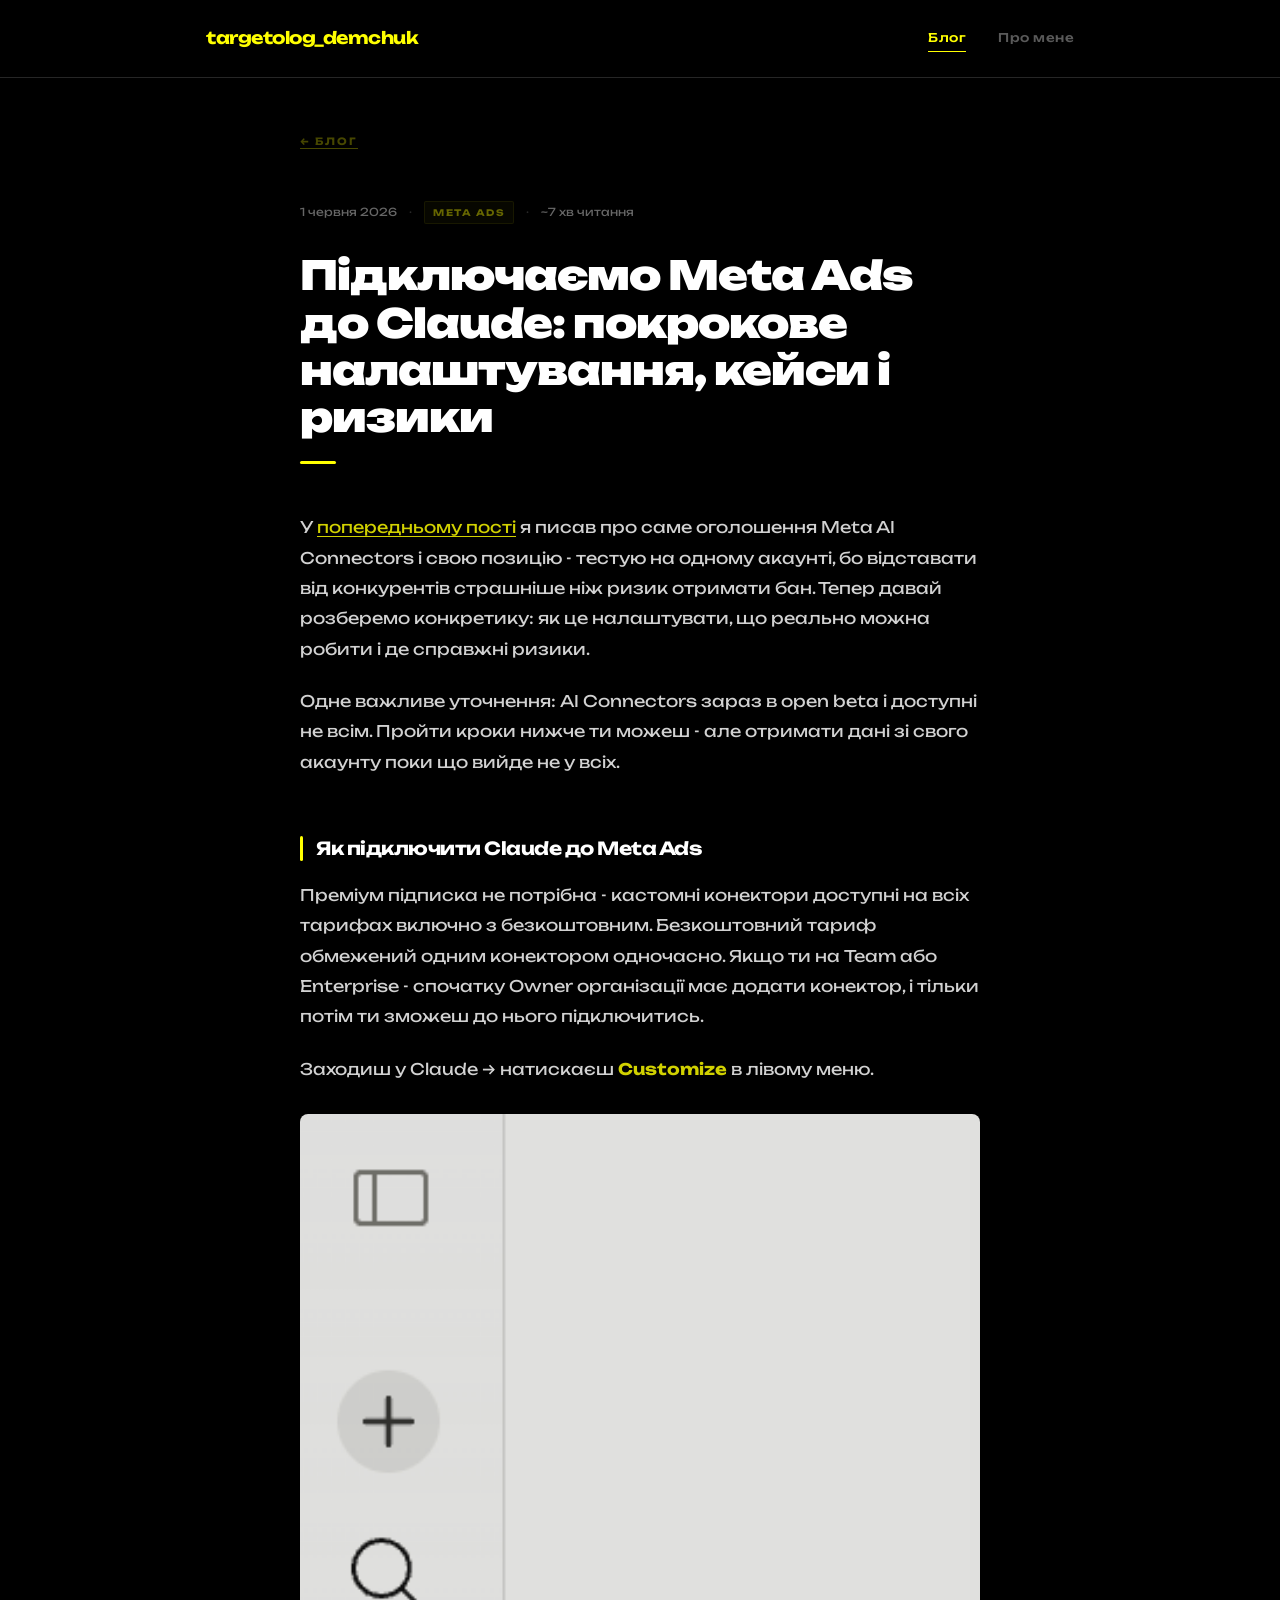
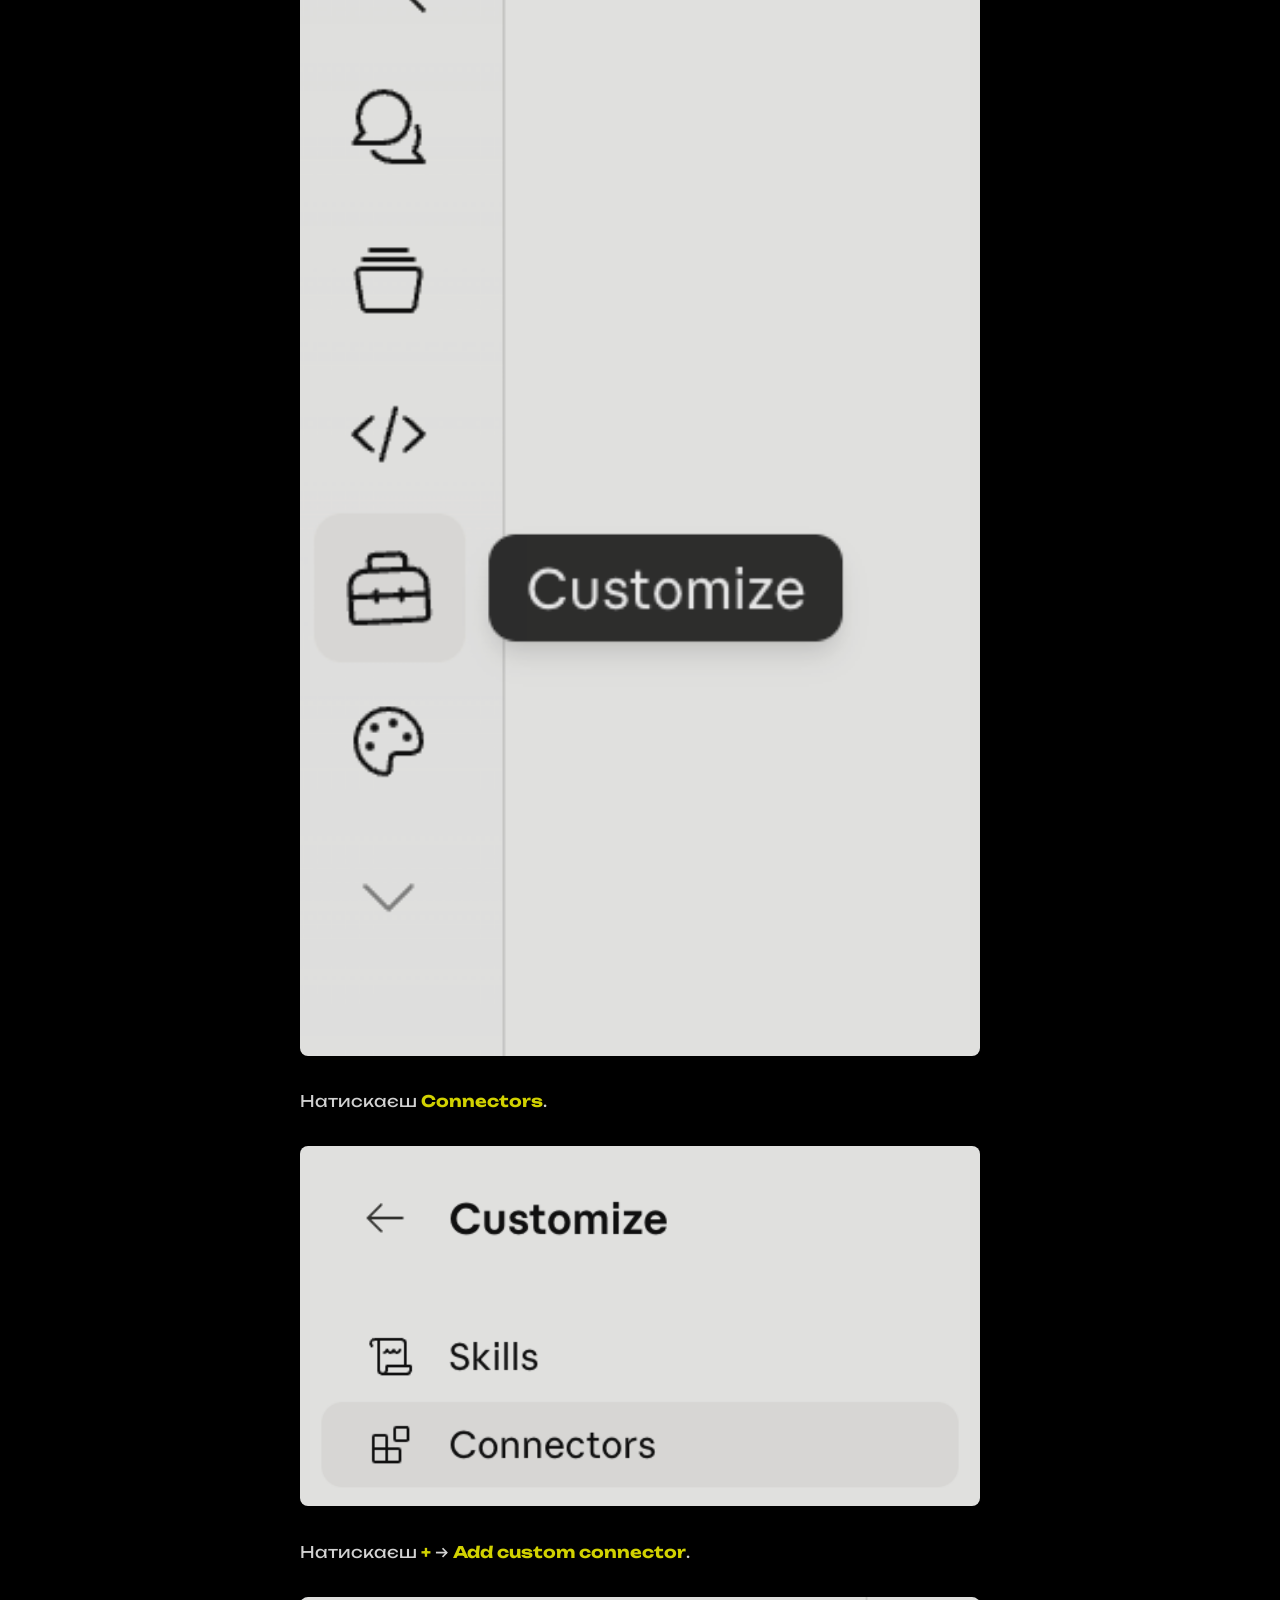
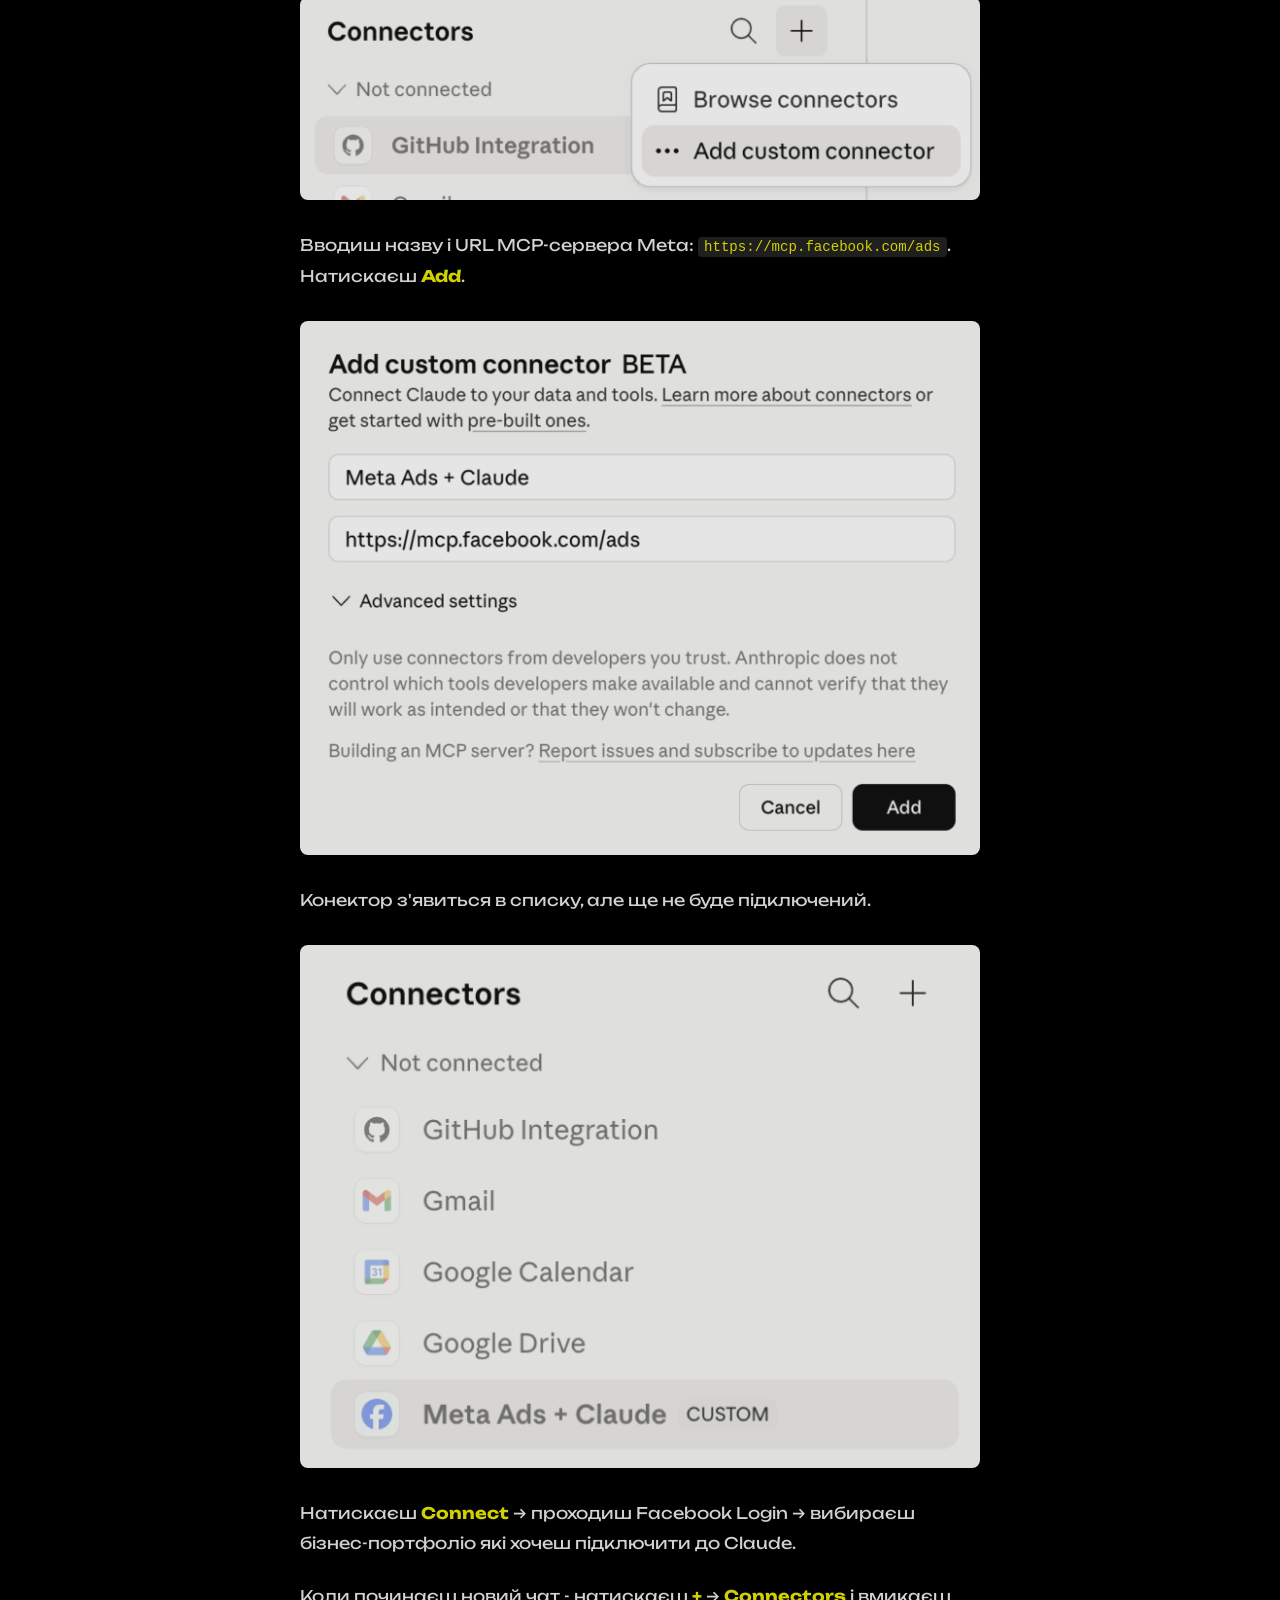
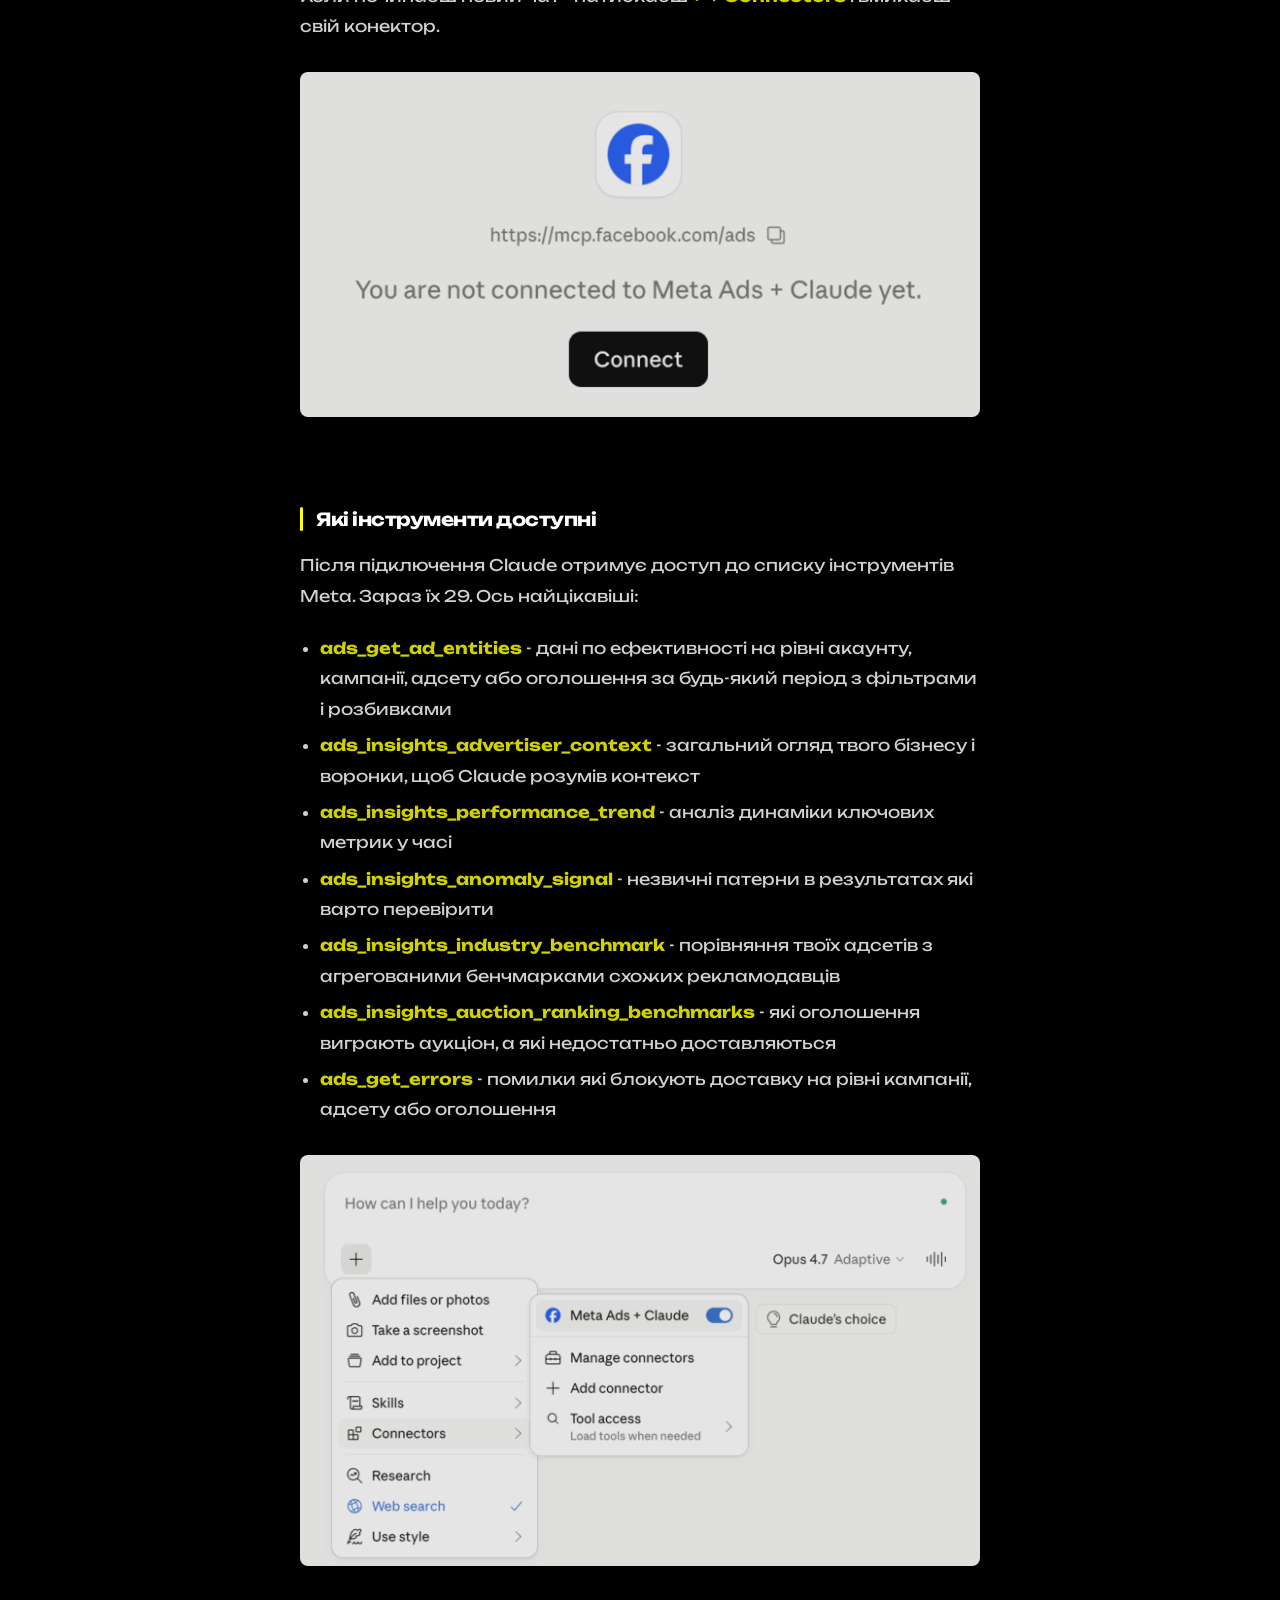
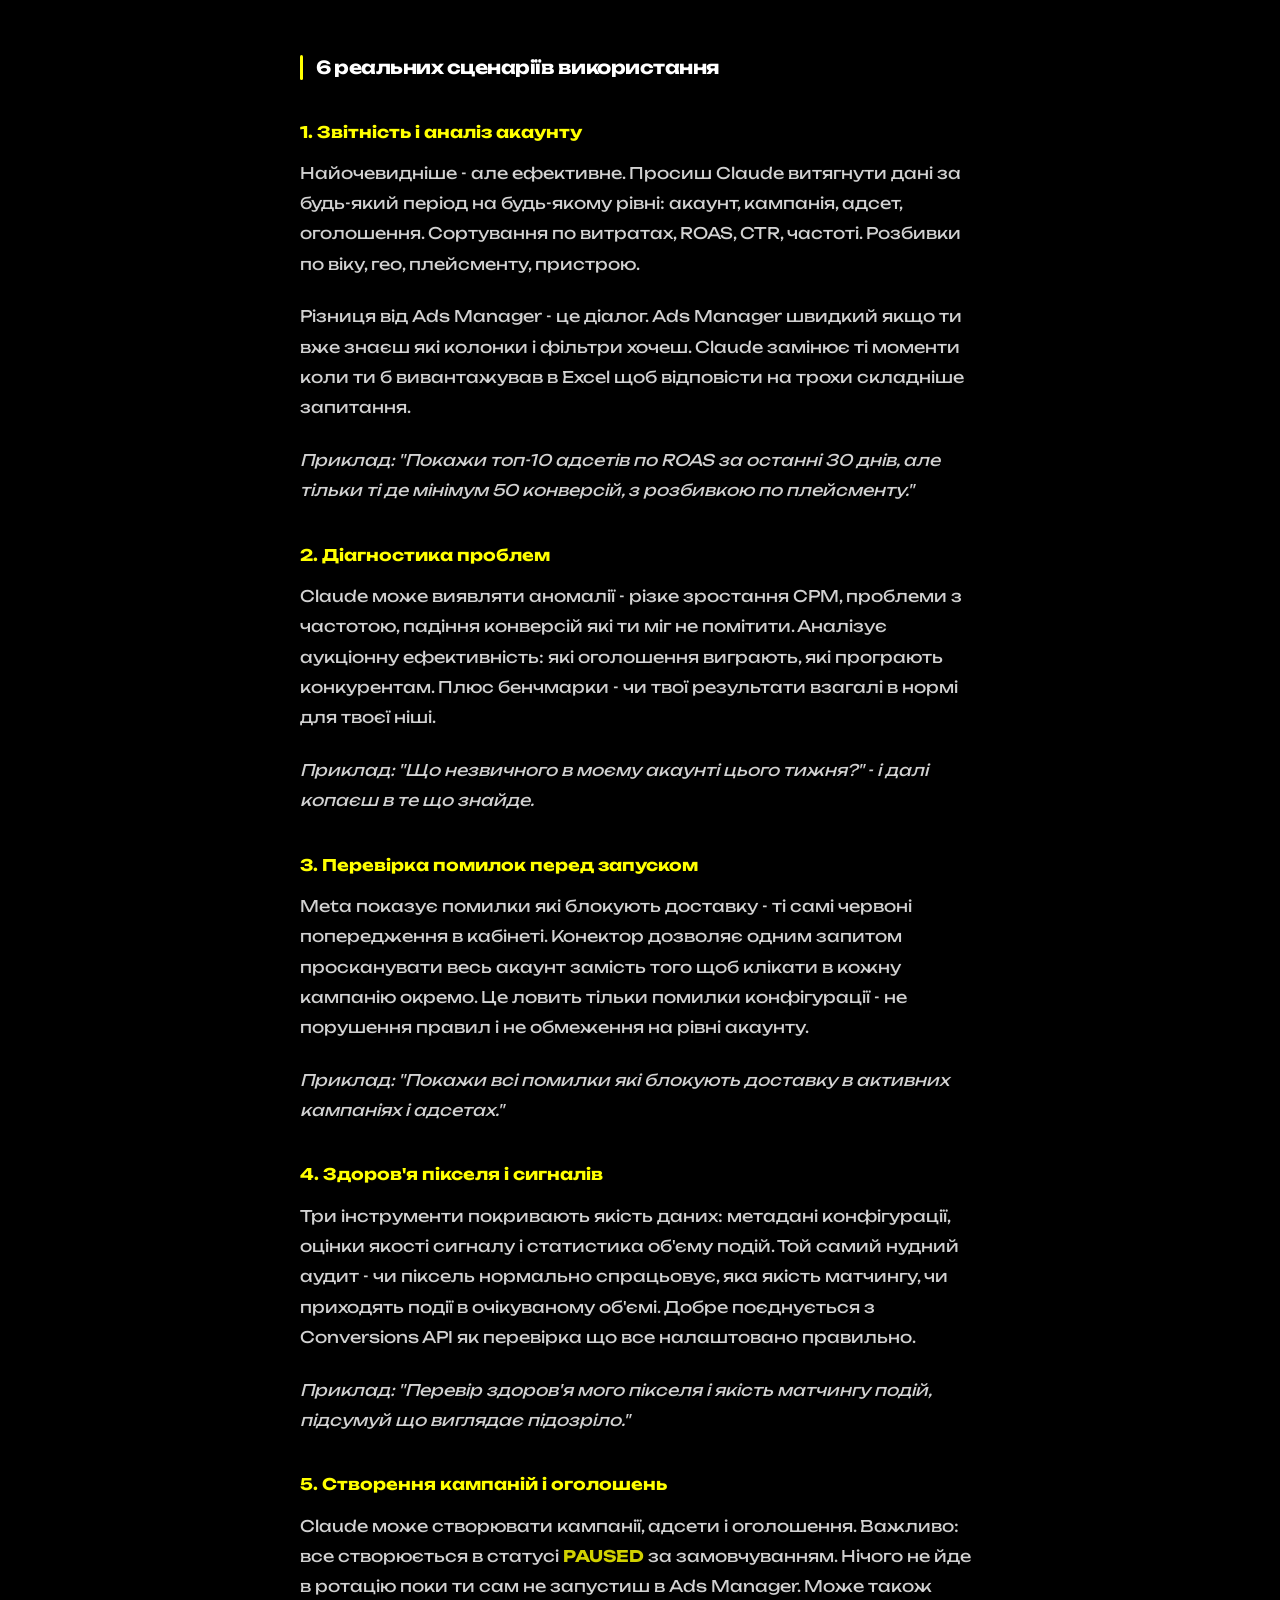
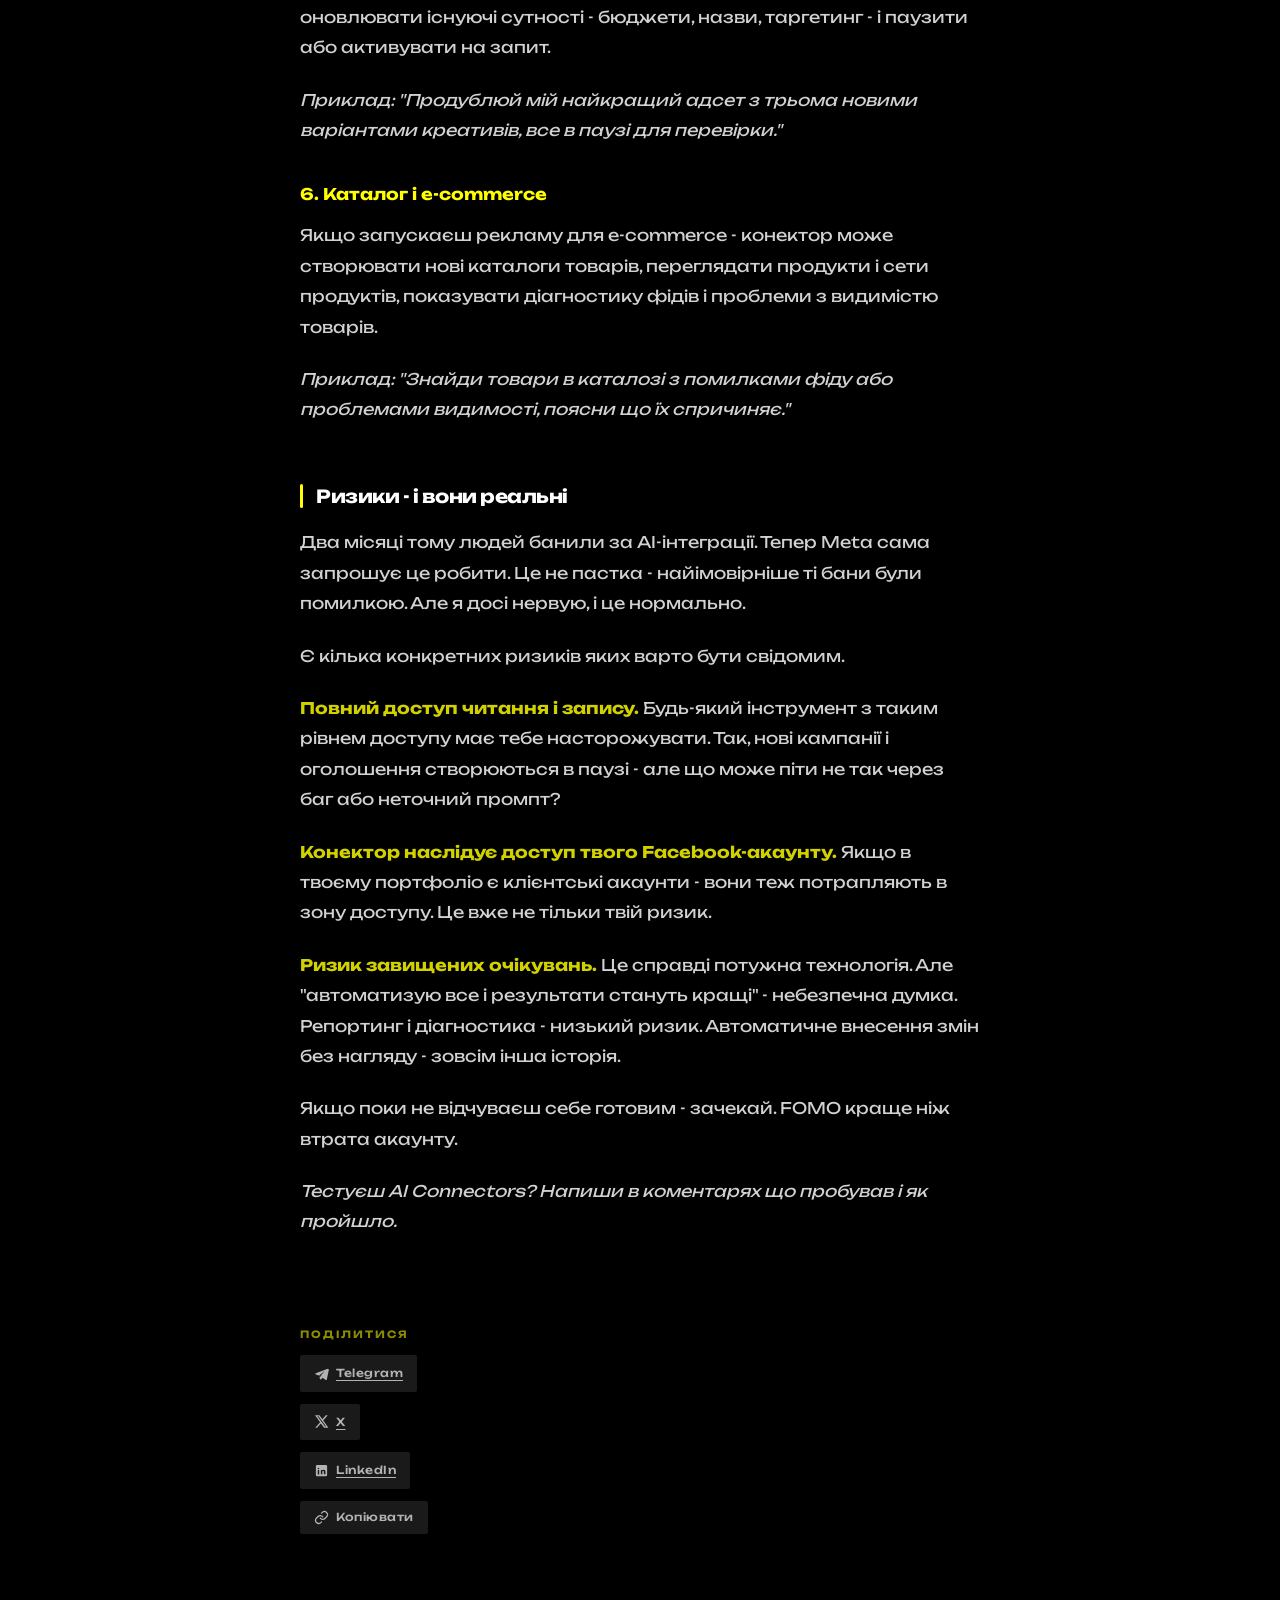
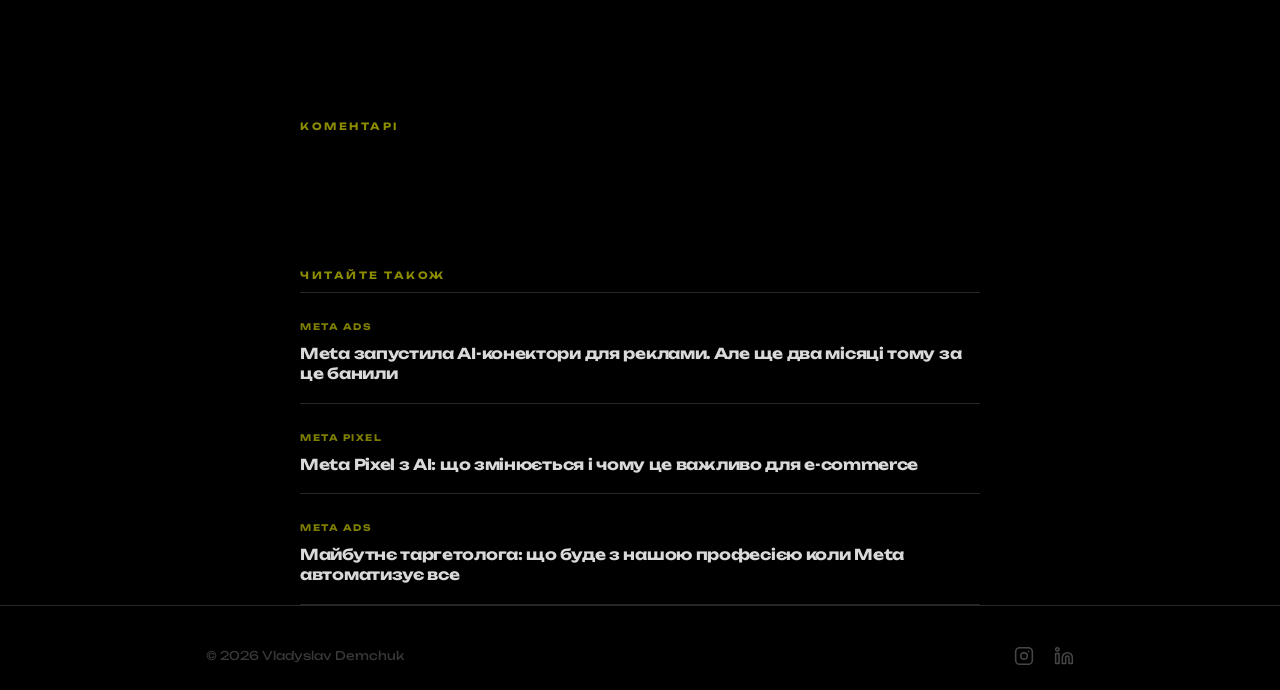
<file: posts/meta-ai-connectors-claude.html>
<!DOCTYPE html>
<html lang="uk">
<head>
  <meta charset="UTF-8">
  <meta name="viewport" content="width=device-width, initial-scale=1.0, viewport-fit=cover">
  <title>Підключаємо Meta Ads до Claude: покрокове налаштування, кейси і ризики</title>
  <meta name="description" content="Як підключити Meta Ads до Claude через AI Connectors — покрокова інструкція, 6 реальних сценаріїв використання і ризики про які варто знати.">
  <meta name="author" content="Владислав Демчук">
  <link rel="canonical" href="https://demchuk.online/posts/meta-ai-connectors-claude.html">

  <!-- Open Graph -->
  <meta property="og:type" content="article">
  <meta property="og:url" content="https://demchuk.online/posts/meta-ai-connectors-claude.html">
  <meta property="og:title" content="Підключаємо Meta Ads до Claude: покрокове налаштування, кейси і ризики">
  <meta property="og:description" content="Як підключити Meta Ads до Claude через AI Connectors — покрокова інструкція, 6 реальних сценаріїв використання і ризики про які варто знати.">
  <meta property="og:image" content="https://demchuk.online/posts/og/meta-ai-connectors-claude.png">
  <meta property="og:image:width" content="1200">
  <meta property="og:image:height" content="630">
  <meta property="og:locale" content="uk_UA">
  <meta property="article:author" content="Владислав Демчук">
  <meta property="article:published_time" content="2026-06-01">
  <meta property="article:tag" content="Meta Ads">
  <meta property="article:tag" content="AI реклама">

  <!-- Twitter/X -->
  <meta name="twitter:card" content="summary_large_image">
  <meta name="twitter:title" content="Підключаємо Meta Ads до Claude: покрокове налаштування, кейси і ризики">
  <meta name="twitter:description" content="Як підключити Meta Ads до Claude через AI Connectors — покрокова інструкція, 6 реальних сценаріїв використання і ризики про які варто знати.">
  <meta name="twitter:image" content="https://demchuk.online/posts/og/meta-ai-connectors-claude.png">

  <!-- Keywords -->
  <meta name="keywords" content="Meta AI Connectors Claude, підключити Meta Ads Claude, MCP server Meta Ads, таргетолог AI, Meta Ads автоматизація">

  <!-- Schema.org -->
  <script type="application/ld+json">
  {
    "@context": "https://schema.org",
    "@type": "BlogPosting",
    "headline": "Підключаємо Meta Ads до Claude: покрокове налаштування, кейси і ризики",
    "description": "Як підключити Meta Ads до Claude через AI Connectors — покрокова інструкція, 6 реальних сценаріїв використання і ризики про які варто знати.",
    "url": "https://demchuk.online/posts/meta-ai-connectors-claude.html",
    "datePublished": "2026-06-01",
    "image": "https://demchuk.online/posts/og/meta-ai-connectors-claude.png",
    "author": {
      "@type": "Person",
      "name": "Владислав Демчук",
      "url": "https://demchuk.online/"
    },
    "publisher": {
      "@type": "Person",
      "name": "Владислав Демчук",
      "url": "https://demchuk.online/"
    },
    "inLanguage": "uk"
  }
  </script>

  <meta name="theme-color" content="#000000">
  <meta name="color-scheme" content="dark">

  <!-- Fonts -->
  <link rel="preconnect" href="https://fonts.googleapis.com">
  <link rel="preconnect" href="https://fonts.gstatic.com" crossorigin>
  <link rel="stylesheet" href="https://fonts.googleapis.com/css2?family=Unbounded:wght@400;500;700;900&display=swap">

  <link rel="icon" href="/favicon.svg" type="image/svg+xml">
  <link rel="icon" href="/favicon-32.png" sizes="32x32" type="image/png">
  <link rel="apple-touch-icon" href="/apple-touch-icon.png">
  <link rel="manifest" href="/site.webmanifest">
  <link rel="alternate" type="application/rss+xml" title="Влад Демчук — Meta Ads" href="/feed.xml">
  <link rel="stylesheet" href="../css/style.css">
</head>
<body>
  <header>
    <div id="progress-bar"></div>
    <div class="container">
      <a href="../index.html" class="logo">targetolog_demchuk</a>
      <nav>
        <a href="../index.html" class="active" aria-current="page">Блог</a>
        <a href="../about.html">Про мене</a>
      </nav>
    </div>
  </header>

  <main>
    <div class="container">
      <article class="article">
        <div class="article-back">
          <a href="../index.html">← Блог</a>
        </div>

        <div class="meta">
          <time datetime="2026-06-01">1 червня 2026</time>
          <span class="meta-sep">·</span>
          <span class="post-tag">Meta Ads</span>
          <span class="meta-sep">·</span>
          <span>~7 хв читання</span>
        </div>

        <h1>Підключаємо Meta Ads до Claude: покрокове налаштування, кейси і ризики</h1>
        <div class="article-divider"></div>

        <p>У <a href="meta-ai-connectors.html">попередньому пості</a> я писав про саме оголошення Meta AI Connectors і свою позицію - тестую на одному акаунті, бо відставати від конкурентів страшніше ніж ризик отримати бан. Тепер давай розберемо конкретику: як це налаштувати, що реально можна робити і де справжні ризики.</p>

        <p>Одне важливе уточнення: AI Connectors зараз в open beta і доступні не всім. Пройти кроки нижче ти можеш - але отримати дані зі свого акаунту поки що вийде не у всіх.</p>

        <h2>Як підключити Claude до Meta Ads</h2>

        <p>Преміум підписка не потрібна - кастомні конектори доступні на всіх тарифах включно з безкоштовним. Безкоштовний тариф обмежений одним конектором одночасно. Якщо ти на Team або Enterprise - спочатку Owner організації має додати конектор, і тільки потім ти зможеш до нього підключитись.</p>

        <p>Заходиш у Claude → натискаєш <strong>Customize</strong> в лівому меню.</p>
        <img src="images/meta-ai-connectors-setup/01_customize.webp" alt="Кнопка Customize в лівому меню Claude" width="292" height="662" loading="lazy" decoding="async">

        <p>Натискаєш <strong>Connectors</strong>.</p>
        <img src="images/meta-ai-connectors-setup/02_connectors.webp" alt="Розділ Connectors в налаштуваннях Claude" width="510" height="270" loading="lazy" decoding="async">

        <p>Натискаєш <strong>+</strong> → <strong>Add custom connector</strong>.</p>
        <img src="images/meta-ai-connectors-setup/03_add_connector.webp" alt="Форма додавання кастомного конектора" width="700" height="209" loading="lazy" decoding="async">

        <p>Вводиш назву і URL MCP-сервера Meta: <code>https://mcp.facebook.com/ads</code>. Натискаєш <strong>Add</strong>.</p>
        <img src="images/meta-ai-connectors-setup/04_connector_added.webp" alt="Конектор додано до списку" width="700" height="549" loading="lazy" decoding="async">

        <p>Конектор з'явиться в списку, але ще не буде підключений.</p>
        <img src="images/meta-ai-connectors-setup/05_not_connected.webp" alt="Конектор є але не підключений" width="700" height="538" loading="lazy" decoding="async">

        <p>Натискаєш <strong>Connect</strong> → проходиш Facebook Login → вибираєш бізнес-портфоліо які хочеш підключити до Claude.</p>

        <p>Коли починаєш новий чат - натискаєш <strong>+</strong> → <strong>Connectors</strong> і вмикаєш свій конектор.</p>
        <img src="images/meta-ai-connectors-setup/06_toggle_chat.webp" alt="Увімкнення конектора в новому чаті" width="700" height="356" loading="lazy" decoding="async">

        <h2>Які інструменти доступні</h2>

        <p>Після підключення Claude отримує доступ до списку інструментів Meta. Зараз їх 29. Ось найцікавіші:</p>

        <ul>
          <li><strong>ads_get_ad_entities</strong> - дані по ефективності на рівні акаунту, кампанії, адсету або оголошення за будь-який період з фільтрами і розбивками</li>
          <li><strong>ads_insights_advertiser_context</strong> - загальний огляд твого бізнесу і воронки, щоб Claude розумів контекст</li>
          <li><strong>ads_insights_performance_trend</strong> - аналіз динаміки ключових метрик у часі</li>
          <li><strong>ads_insights_anomaly_signal</strong> - незвичні патерни в результатах які варто перевірити</li>
          <li><strong>ads_insights_industry_benchmark</strong> - порівняння твоїх адсетів з агрегованими бенчмарками схожих рекламодавців</li>
          <li><strong>ads_insights_auction_ranking_benchmarks</strong> - які оголошення виграють аукціон, а які недостатньо доставляються</li>
          <li><strong>ads_get_errors</strong> - помилки які блокують доставку на рівні кампанії, адсету або оголошення</li>
        </ul>

        <img src="images/meta-ai-connectors-setup/07_tools_list.webp" alt="Список доступних інструментів Meta в Claude" width="700" height="423" loading="lazy" decoding="async">

        <h2>6 реальних сценаріїв використання</h2>

        <h3>1. Звітність і аналіз акаунту</h3>
        <p>Найочевидніше - але ефективне. Просиш Claude витягнути дані за будь-який період на будь-якому рівні: акаунт, кампанія, адсет, оголошення. Сортування по витратах, ROAS, CTR, частоті. Розбивки по віку, гео, плейсменту, пристрою.</p>
        <p>Різниця від Ads Manager - це діалог. Ads Manager швидкий якщо ти вже знаєш які колонки і фільтри хочеш. Claude замінює ті моменти коли ти б вивантажував в Excel щоб відповісти на трохи складніше запитання.</p>
        <p><em>Приклад: "Покажи топ-10 адсетів по ROAS за останні 30 днів, але тільки ті де мінімум 50 конверсій, з розбивкою по плейсменту."</em></p>

        <h3>2. Діагностика проблем</h3>
        <p>Claude може виявляти аномалії - різке зростання CPM, проблеми з частотою, падіння конверсій які ти міг не помітити. Аналізує аукціонну ефективність: які оголошення виграють, які програють конкурентам. Плюс бенчмарки - чи твої результати взагалі в нормі для твоєї ніші.</p>
        <p><em>Приклад: "Що незвичного в моєму акаунті цього тижня?" - і далі копаєш в те що знайде.</em></p>

        <h3>3. Перевірка помилок перед запуском</h3>
        <p>Meta показує помилки які блокують доставку - ті самі червоні попередження в кабінеті. Конектор дозволяє одним запитом просканувати весь акаунт замість того щоб клікати в кожну кампанію окремо. Це ловить тільки помилки конфігурації - не порушення правил і не обмеження на рівні акаунту.</p>
        <p><em>Приклад: "Покажи всі помилки які блокують доставку в активних кампаніях і адсетах."</em></p>

        <h3>4. Здоров'я пікселя і сигналів</h3>
        <p>Три інструменти покривають якість даних: метадані конфігурації, оцінки якості сигналу і статистика об'єму подій. Той самий нудний аудит - чи піксель нормально спрацьовує, яка якість матчингу, чи приходять події в очікуваному об'ємі. Добре поєднується з Conversions API як перевірка що все налаштовано правильно.</p>
        <p><em>Приклад: "Перевір здоров'я мого пікселя і якість матчингу подій, підсумуй що виглядає підозріло."</em></p>

        <h3>5. Створення кампаній і оголошень</h3>
        <p>Claude може створювати кампанії, адсети і оголошення. Важливо: все створюється в статусі <strong>PAUSED</strong> за замовчуванням. Нічого не йде в ротацію поки ти сам не запустиш в Ads Manager. Може також оновлювати існуючі сутності - бюджети, назви, таргетинг - і паузити або активувати на запит.</p>
        <p><em>Приклад: "Продублюй мій найкращий адсет з трьома новими варіантами креативів, все в паузі для перевірки."</em></p>

        <h3>6. Каталог і e-commerce</h3>
        <p>Якщо запускаєш рекламу для e-commerce - конектор може створювати нові каталоги товарів, переглядати продукти і сети продуктів, показувати діагностику фідів і проблеми з видимістю товарів.</p>
        <p><em>Приклад: "Знайди товари в каталозі з помилками фіду або проблемами видимості, поясни що їх спричиняє."</em></p>

        <h2>Ризики - і вони реальні</h2>

        <p>Два місяці тому людей банили за AI-інтеграції. Тепер Meta сама запрошує це робити. Це не пастка - найімовірніше ті бани були помилкою. Але я досі нервую, і це нормально.</p>

        <p>Є кілька конкретних ризиків яких варто бути свідомим.</p>

        <p><strong>Повний доступ читання і запису.</strong> Будь-який інструмент з таким рівнем доступу має тебе насторожувати. Так, нові кампанії і оголошення створюються в паузі - але що може піти не так через баг або неточний промпт?</p>

        <p><strong>Конектор наслідує доступ твого Facebook-акаунту.</strong> Якщо в твоєму портфоліо є клієнтські акаунти - вони теж потрапляють в зону доступу. Це вже не тільки твій ризик.</p>

        <p><strong>Ризик завищених очікувань.</strong> Це справді потужна технологія. Але "автоматизую все і результати стануть кращі" - небезпечна думка. Репортинг і діагностика - низький ризик. Автоматичне внесення змін без нагляду - зовсім інша історія.</p>

        <p>Якщо поки не відчуваєш себе готовим - зачекай. FOMO краще ніж втрата акаунту.</p>

        <p><em>Тестуєш AI Connectors? Напиши в коментарях що пробував і як пройшло.</em></p>
      </article>
      <section class="related" aria-label="Читайте також">
        <p class="related-title">Читайте також</p>
        <a class="related-item" href="meta-ai-connectors.html">
          <span class="related-tag">Meta Ads</span>
          <h3>Meta запустила AI-конектори для реклами. Але ще два місяці тому за це банили</h3>
        </a>
        <a class="related-item" href="meta-pixel-ai-data.html">
          <span class="related-tag">Meta Pixel</span>
          <h3>Meta Pixel з AI: що змінюється і чому це важливо для e-commerce</h3>
        </a>
        <a class="related-item" href="maibutnie-tarhetologa.html">
          <span class="related-tag">Meta Ads</span>
          <h3>Майбутнє таргетолога: що буде з нашою професією коли Meta автоматизує все</h3>
        </a>
      </section>
    </div>
  </main>

  <footer>
    <div class="container">
      <div class="footer-inner">
        <span class="footer-copy">© 2026 Vladyslav Demchuk</span>
        <div class="footer-social">
          <a href="https://www.instagram.com/targetolog_demchuk/" target="_blank" rel="noopener" aria-label="Instagram">
            <svg xmlns="http://www.w3.org/2000/svg" width="20" height="20" viewBox="0 0 24 24" fill="none" stroke="currentColor" stroke-width="1.8" stroke-linecap="round" stroke-linejoin="round" aria-hidden="true"><rect x="2" y="2" width="20" height="20" rx="5" ry="5"/><path d="M16 11.37A4 4 0 1 1 12.63 8 4 4 0 0 1 16 11.37z"/><line x1="17.5" y1="6.5" x2="17.51" y2="6.5"/></svg>
          </a>
          <a href="https://www.linkedin.com/in/vladyslav-demchuk/" target="_blank" rel="noopener" aria-label="LinkedIn">
            <svg xmlns="http://www.w3.org/2000/svg" width="20" height="20" viewBox="0 0 24 24" fill="none" stroke="currentColor" stroke-width="1.8" stroke-linecap="round" stroke-linejoin="round" aria-hidden="true"><path d="M16 8a6 6 0 0 1 6 6v7h-4v-7a2 2 0 0 0-2-2 2 2 0 0 0-2 2v7h-4v-7a6 6 0 0 1 6-6z"/><rect x="2" y="9" width="4" height="12"/><circle cx="4" cy="4" r="2"/></svg>
          </a>
        </div>
      </div>
    </div>
  </footer>
  <button id="back-to-top" aria-label="Вгору">↑</button>
  <script src="../js/main.js"></script>
</body>
</html>
</file>
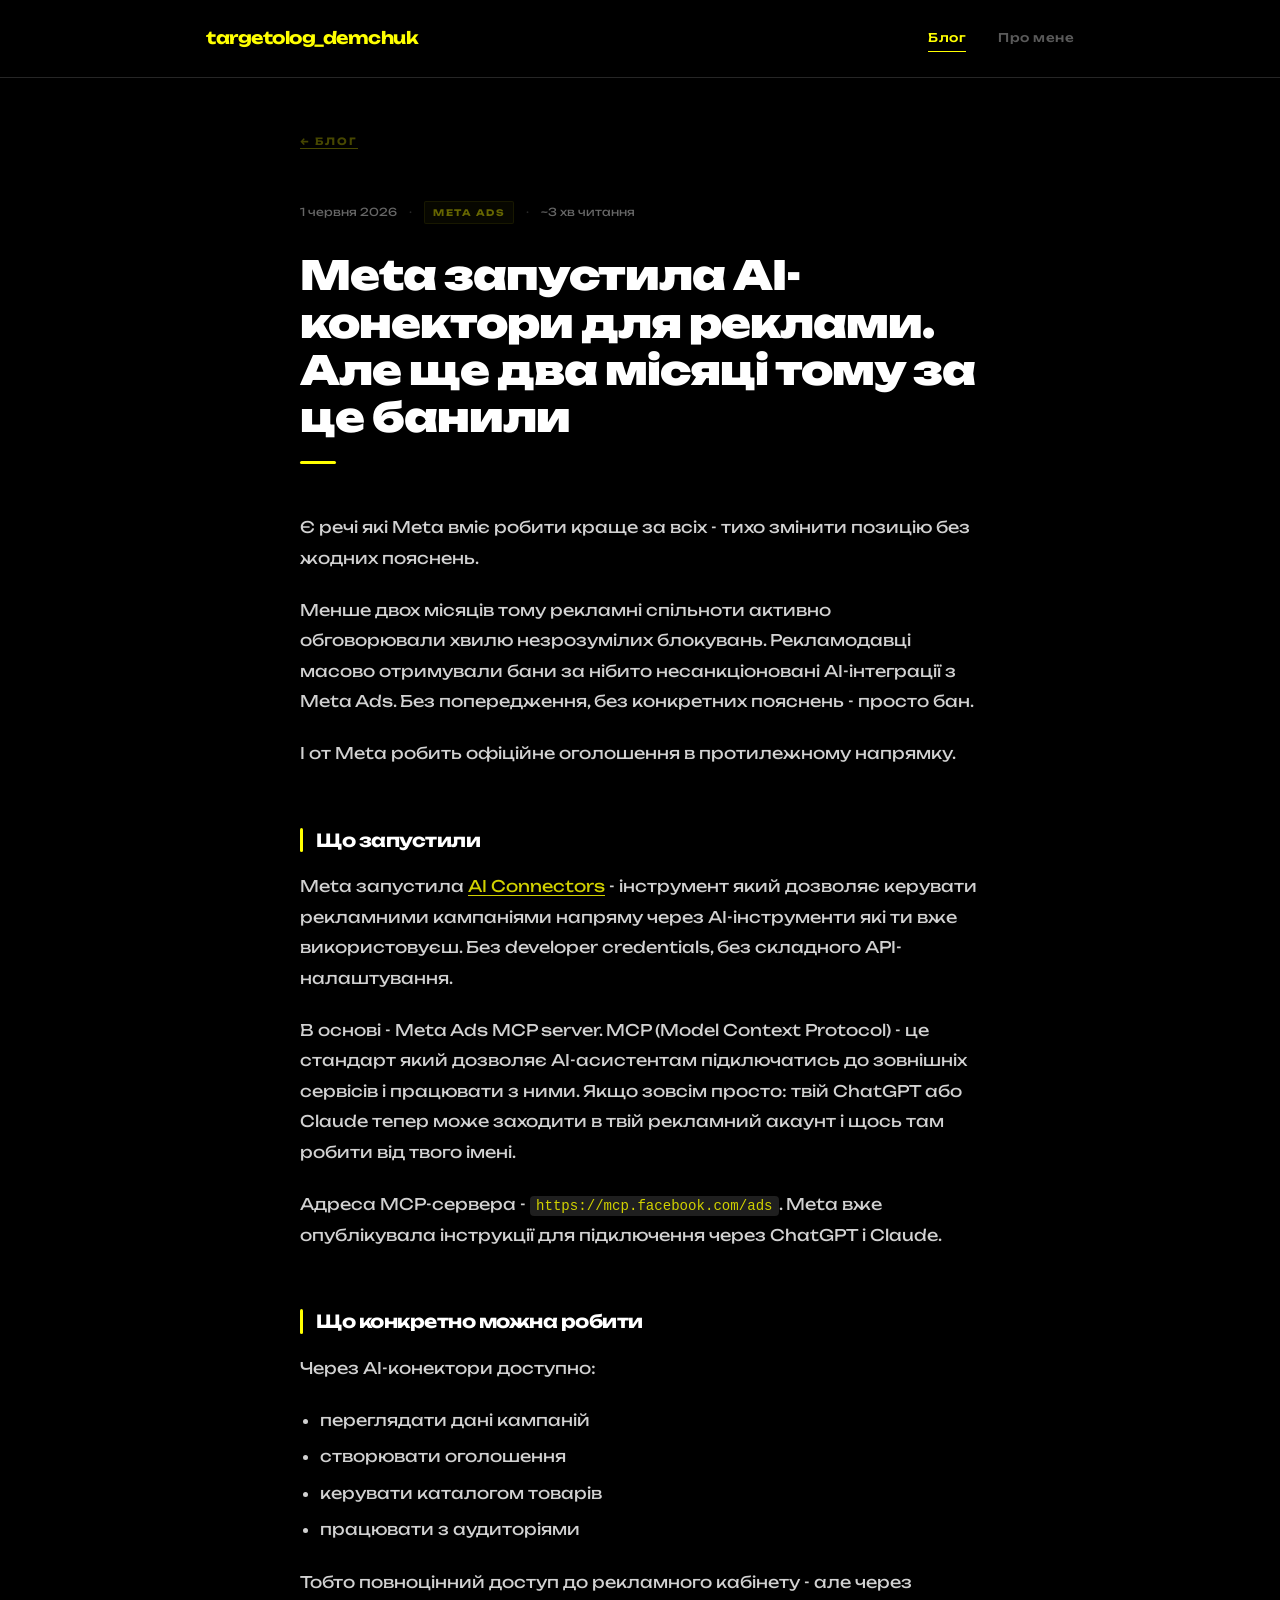
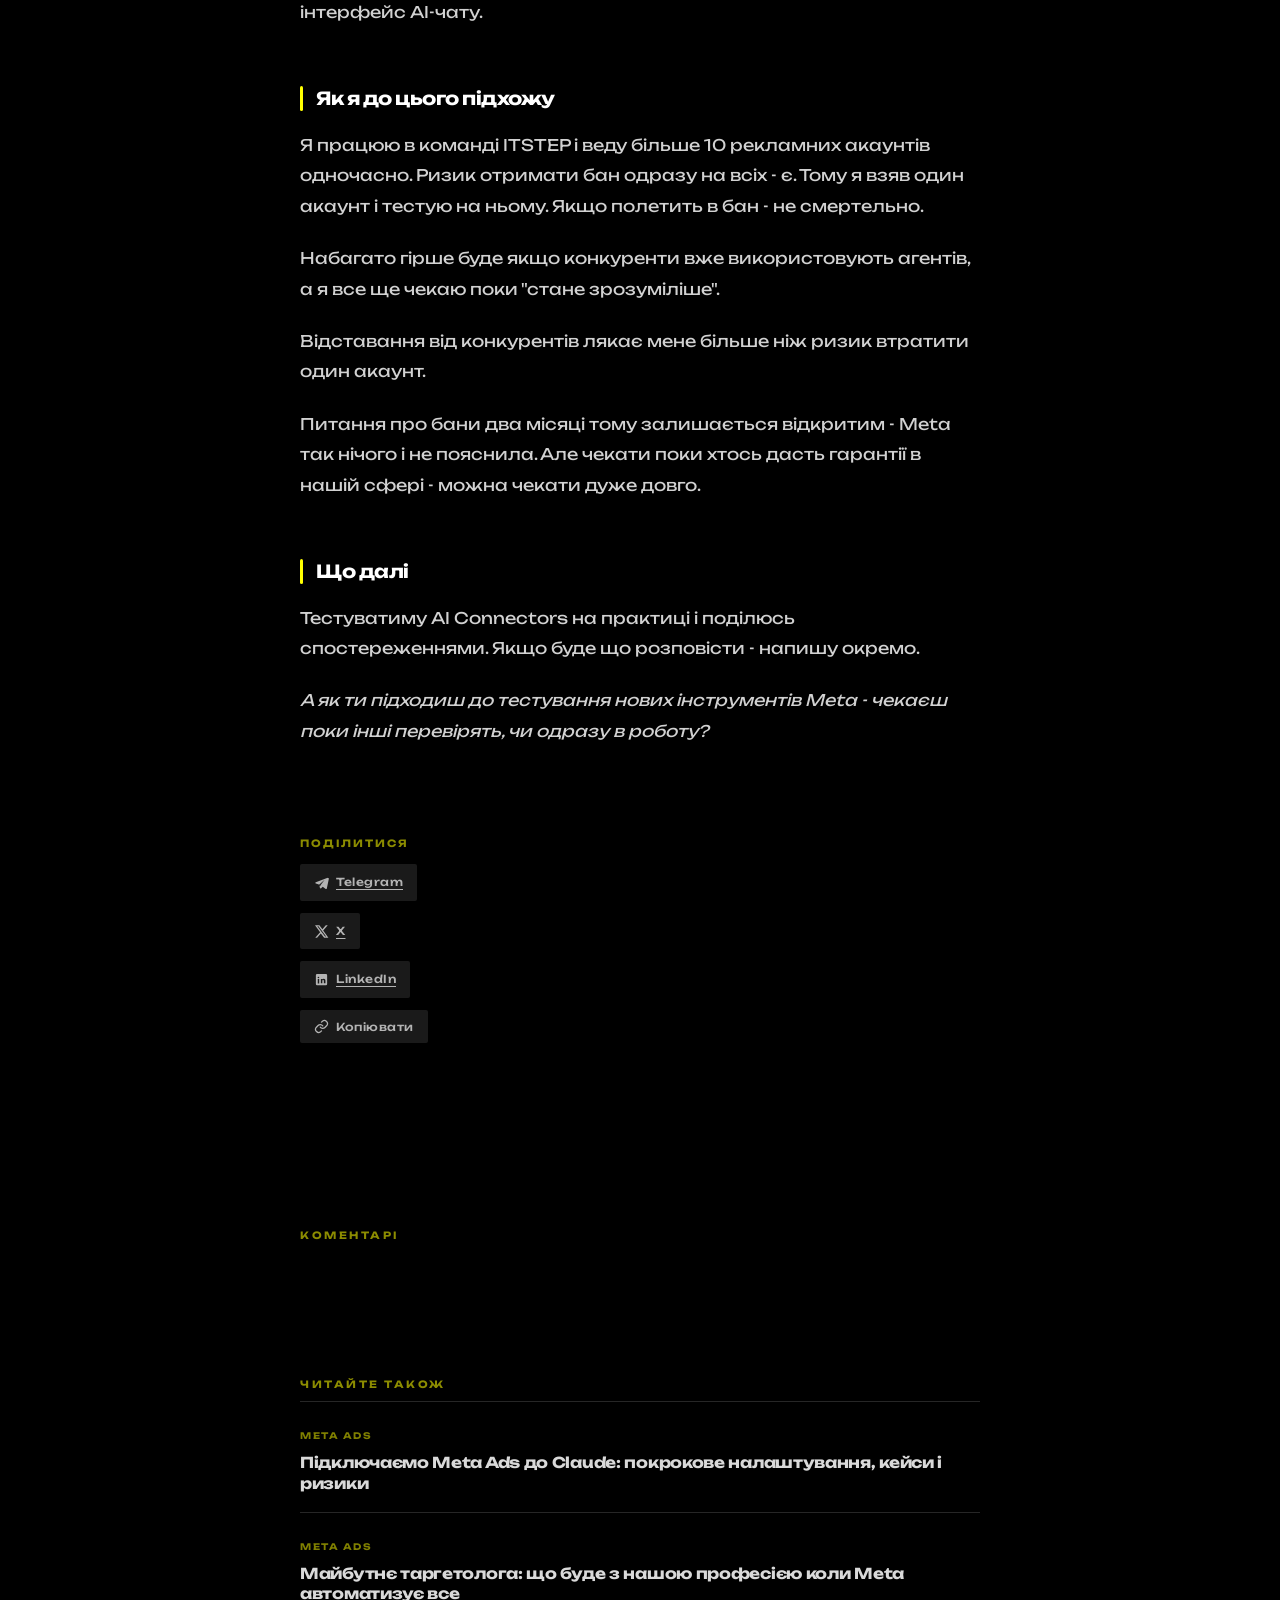
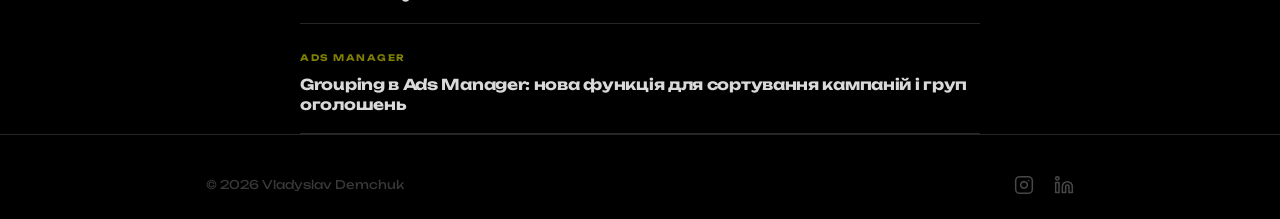
<file: posts/meta-ai-connectors.html>
<!DOCTYPE html>
<html lang="uk">
<head>
  <meta charset="UTF-8">
  <meta name="viewport" content="width=device-width, initial-scale=1.0, viewport-fit=cover">
  <title>Meta запустила AI-конектори для реклами. Але ще два місяці тому за це банили</title>
  <meta name="description" content="Meta офіційно відкрила доступ до управління рекламою через ChatGPT і Claude. Розбираю що це означає і як тестувати без ризику втратити всі акаунти.">
  <meta name="author" content="Владислав Демчук">
  <link rel="canonical" href="https://demchuk.online/posts/meta-ai-connectors.html">

  <!-- Open Graph -->
  <meta property="og:type" content="article">
  <meta property="og:url" content="https://demchuk.online/posts/meta-ai-connectors.html">
  <meta property="og:title" content="Meta запустила AI-конектори для реклами. Але ще два місяці тому за це банили">
  <meta property="og:description" content="Meta офіційно відкрила доступ до управління рекламою через ChatGPT і Claude. Розбираю що це означає і як тестувати без ризику втратити всі акаунти.">
  <meta property="og:image" content="https://demchuk.online/posts/og/meta-ai-connectors.png">
  <meta property="og:image:width" content="1200">
  <meta property="og:image:height" content="630">
  <meta property="og:locale" content="uk_UA">
  <meta property="article:author" content="Владислав Демчук">
  <meta property="article:published_time" content="2026-06-01">
  <meta property="article:tag" content="Meta Ads">
  <meta property="article:tag" content="AI реклама">

  <!-- Twitter/X -->
  <meta name="twitter:card" content="summary_large_image">
  <meta name="twitter:title" content="Meta запустила AI-конектори для реклами. Але ще два місяці тому за це банили">
  <meta name="twitter:description" content="Meta офіційно відкрила доступ до управління рекламою через ChatGPT і Claude. Розбираю що це означає і як тестувати без ризику втратити всі акаунти.">
  <meta name="twitter:image" content="https://demchuk.online/posts/og/meta-ai-connectors.png">

  <!-- Keywords -->
  <meta name="keywords" content="Meta AI Connectors, AI реклама, таргетолог, Meta Ads, MCP server, ChatGPT реклама">

  <!-- Schema.org -->
  <script type="application/ld+json">
  {
    "@context": "https://schema.org",
    "@type": "BlogPosting",
    "headline": "Meta запустила AI-конектори для реклами. Але ще два місяці тому за це банили",
    "description": "Meta офіційно відкрила доступ до управління рекламою через ChatGPT і Claude. Розбираю що це означає і як тестувати без ризику втратити всі акаунти.",
    "url": "https://demchuk.online/posts/meta-ai-connectors.html",
    "datePublished": "2026-06-01",
    "image": "https://demchuk.online/posts/og/meta-ai-connectors.png",
    "author": {
      "@type": "Person",
      "name": "Владислав Демчук",
      "url": "https://demchuk.online/"
    },
    "publisher": {
      "@type": "Person",
      "name": "Владислав Демчук",
      "url": "https://demchuk.online/"
    },
    "inLanguage": "uk"
  }
  </script>

  <meta name="theme-color" content="#000000">
  <meta name="color-scheme" content="dark">

  <!-- Fonts -->
  <link rel="preconnect" href="https://fonts.googleapis.com">
  <link rel="preconnect" href="https://fonts.gstatic.com" crossorigin>
  <link rel="stylesheet" href="https://fonts.googleapis.com/css2?family=Unbounded:wght@400;500;700;900&display=swap">

  <link rel="icon" href="/favicon.svg" type="image/svg+xml">
  <link rel="icon" href="/favicon-32.png" sizes="32x32" type="image/png">
  <link rel="apple-touch-icon" href="/apple-touch-icon.png">
  <link rel="manifest" href="/site.webmanifest">
  <link rel="alternate" type="application/rss+xml" title="Влад Демчук — Meta Ads" href="/feed.xml">
  <link rel="stylesheet" href="../css/style.css">
</head>
<body>
  <header>
    <div id="progress-bar"></div>
    <div class="container">
      <a href="../index.html" class="logo">targetolog_demchuk</a>
      <nav>
        <a href="../index.html" class="active" aria-current="page">Блог</a>
        <a href="../about.html">Про мене</a>
      </nav>
    </div>
  </header>

  <main>
    <div class="container">
      <article class="article">
        <div class="article-back">
          <a href="../index.html">← Блог</a>
        </div>

        <div class="meta">
          <time datetime="2026-06-01">1 червня 2026</time>
          <span class="meta-sep">·</span>
          <span class="post-tag">Meta Ads</span>
          <span class="meta-sep">·</span>
          <span>~3 хв читання</span>
        </div>

        <h1>Meta запустила AI-конектори для реклами. Але ще два місяці тому за це банили</h1>
        <div class="article-divider"></div>

        <p>Є речі які Meta вміє робити краще за всіх - тихо змінити позицію без жодних пояснень.</p>

        <p>Менше двох місяців тому рекламні спільноти активно обговорювали хвилю незрозумілих блокувань. Рекламодавці масово отримували бани за нібито несанкціоновані AI-інтеграції з Meta Ads. Без попередження, без конкретних пояснень - просто бан.</p>

        <p>І от Meta робить офіційне оголошення в протилежному напрямку.</p>

        <h2>Що запустили</h2>

        <p>Meta запустила <a href="https://www.facebook.com/business/news/meta-ads-ai-connectors" target="_blank" rel="noopener">AI Connectors</a> - інструмент який дозволяє керувати рекламними кампаніями напряму через AI-інструменти які ти вже використовуєш. Без developer credentials, без складного API-налаштування.</p>

        <p>В основі - Meta Ads MCP server. MCP (Model Context Protocol) - це стандарт який дозволяє AI-асистентам підключатись до зовнішніх сервісів і працювати з ними. Якщо зовсім просто: твій ChatGPT або Claude тепер може заходити в твій рекламний акаунт і щось там робити від твого імені.</p>

        <p>Адреса MCP-сервера - <code>https://mcp.facebook.com/ads</code>. Meta вже опублікувала інструкції для підключення через ChatGPT і Claude.</p>

        <h2>Що конкретно можна робити</h2>

        <p>Через AI-конектори доступно:</p>

        <ul>
          <li>переглядати дані кампаній</li>
          <li>створювати оголошення</li>
          <li>керувати каталогом товарів</li>
          <li>працювати з аудиторіями</li>
        </ul>

        <p>Тобто повноцінний доступ до рекламного кабінету - але через інтерфейс AI-чату.</p>

        <h2>Як я до цього підхожу</h2>

        <p>Я працюю в команді ITSTEP і веду більше 10 рекламних акаунтів одночасно. Ризик отримати бан одразу на всіх - є. Тому я взяв один акаунт і тестую на ньому. Якщо полетить в бан - не смертельно.</p>

        <p>Набагато гірше буде якщо конкуренти вже використовують агентів, а я все ще чекаю поки "стане зрозуміліше".</p>

        <p>Відставання від конкурентів лякає мене більше ніж ризик втратити один акаунт.</p>

        <p>Питання про бани два місяці тому залишається відкритим - Meta так нічого і не пояснила. Але чекати поки хтось дасть гарантії в нашій сфері - можна чекати дуже довго.</p>

        <h2>Що далі</h2>

        <p>Тестуватиму AI Connectors на практиці і поділюсь спостереженнями. Якщо буде що розповісти - напишу окремо.</p>

        <p><em>А як ти підходиш до тестування нових інструментів Meta - чекаєш поки інші перевірять, чи одразу в роботу?</em></p>
      </article>
      <section class="related" aria-label="Читайте також">
        <p class="related-title">Читайте також</p>
        <a class="related-item" href="meta-ai-connectors-claude.html">
          <span class="related-tag">Meta Ads</span>
          <h3>Підключаємо Meta Ads до Claude: покрокове налаштування, кейси і ризики</h3>
        </a>
        <a class="related-item" href="maibutnie-tarhetologa.html">
          <span class="related-tag">Meta Ads</span>
          <h3>Майбутнє таргетолога: що буде з нашою професією коли Meta автоматизує все</h3>
        </a>
        <a class="related-item" href="meta-ads-grouping.html">
          <span class="related-tag">Ads Manager</span>
          <h3>Grouping в Ads Manager: нова функція для сортування кампаній і груп оголошень</h3>
        </a>
      </section>
    </div>
  </main>

  <footer>
    <div class="container">
      <div class="footer-inner">
        <span class="footer-copy">© 2026 Vladyslav Demchuk</span>
        <div class="footer-social">
          <a href="https://www.instagram.com/targetolog_demchuk/" target="_blank" rel="noopener" aria-label="Instagram">
            <svg xmlns="http://www.w3.org/2000/svg" width="20" height="20" viewBox="0 0 24 24" fill="none" stroke="currentColor" stroke-width="1.8" stroke-linecap="round" stroke-linejoin="round" aria-hidden="true"><rect x="2" y="2" width="20" height="20" rx="5" ry="5"/><path d="M16 11.37A4 4 0 1 1 12.63 8 4 4 0 0 1 16 11.37z"/><line x1="17.5" y1="6.5" x2="17.51" y2="6.5"/></svg>
          </a>
          <a href="https://www.linkedin.com/in/vladyslav-demchuk/" target="_blank" rel="noopener" aria-label="LinkedIn">
            <svg xmlns="http://www.w3.org/2000/svg" width="20" height="20" viewBox="0 0 24 24" fill="none" stroke="currentColor" stroke-width="1.8" stroke-linecap="round" stroke-linejoin="round" aria-hidden="true"><path d="M16 8a6 6 0 0 1 6 6v7h-4v-7a2 2 0 0 0-2-2 2 2 0 0 0-2 2v7h-4v-7a6 6 0 0 1 6-6z"/><rect x="2" y="9" width="4" height="12"/><circle cx="4" cy="4" r="2"/></svg>
          </a>
        </div>
      </div>
    </div>
  </footer>
  <button id="back-to-top" aria-label="Вгору">↑</button>
  <script src="../js/main.js"></script>
</body>
</html>
</file>
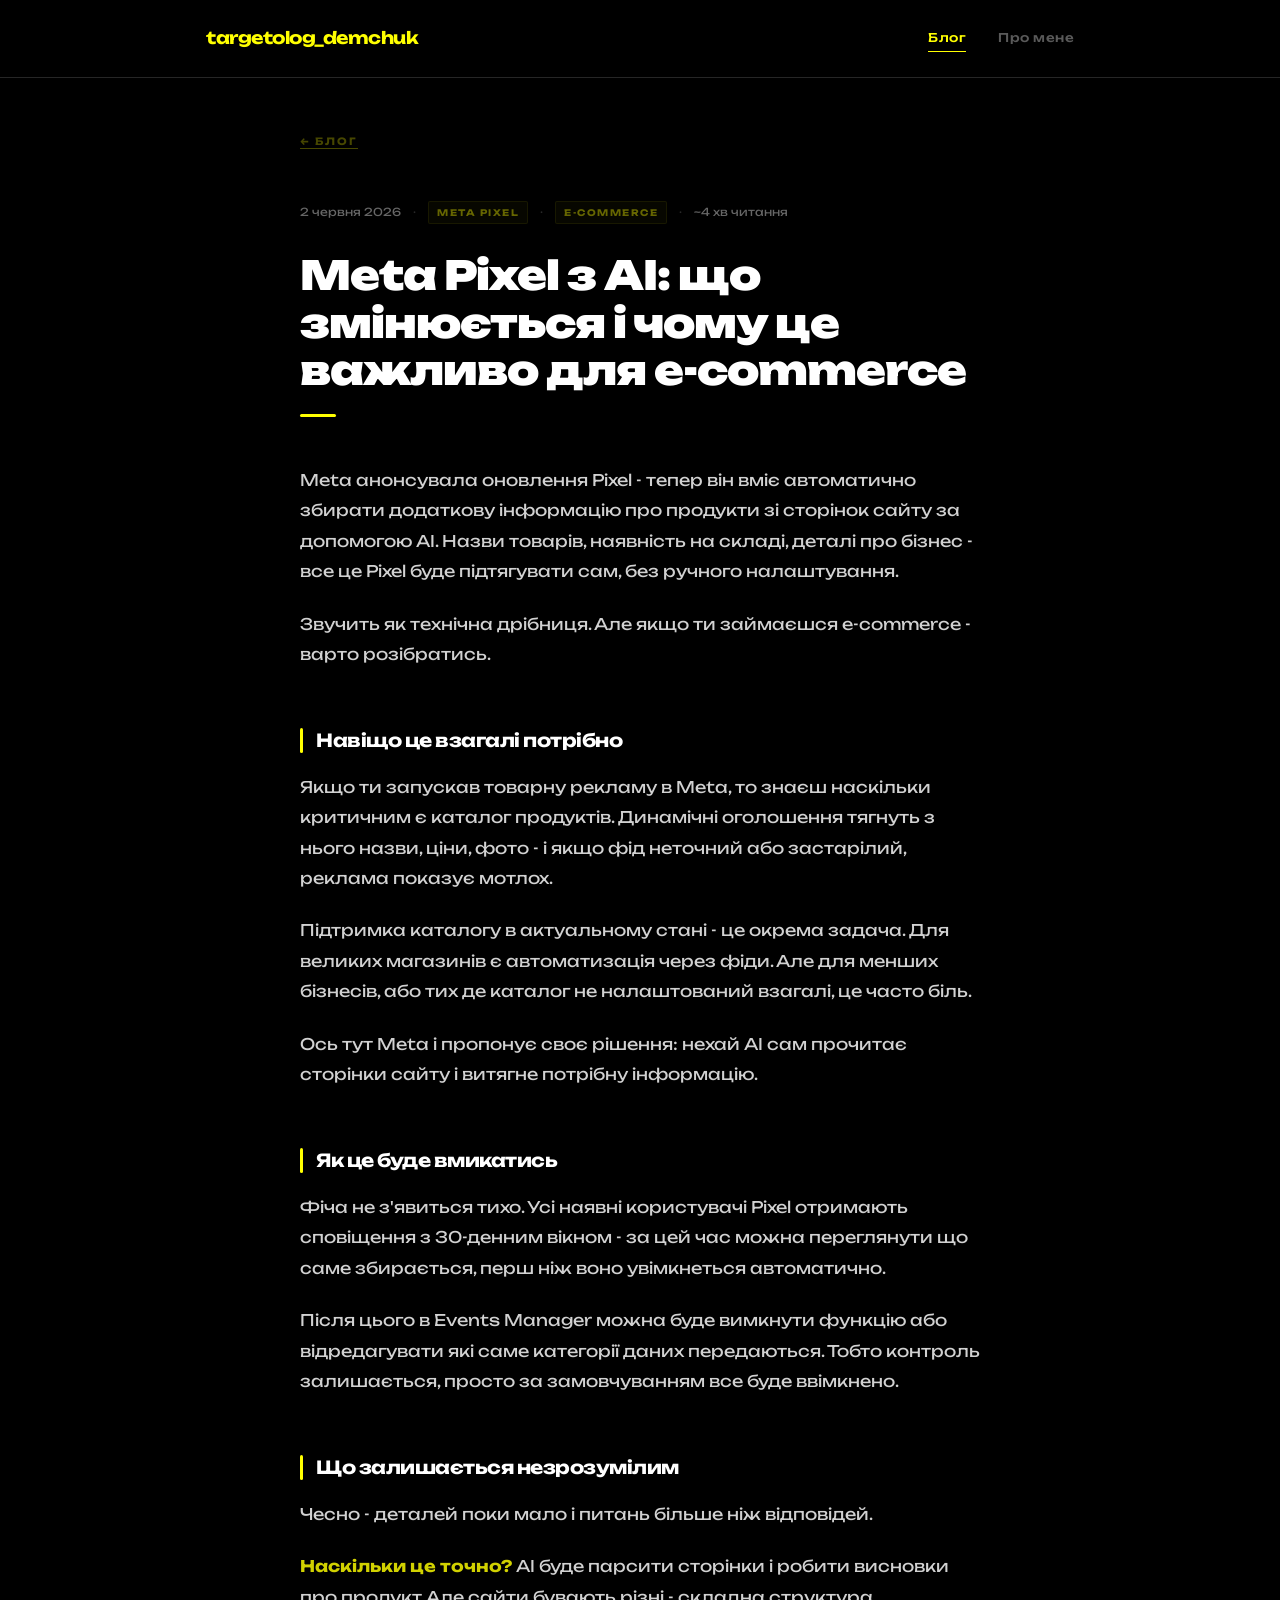
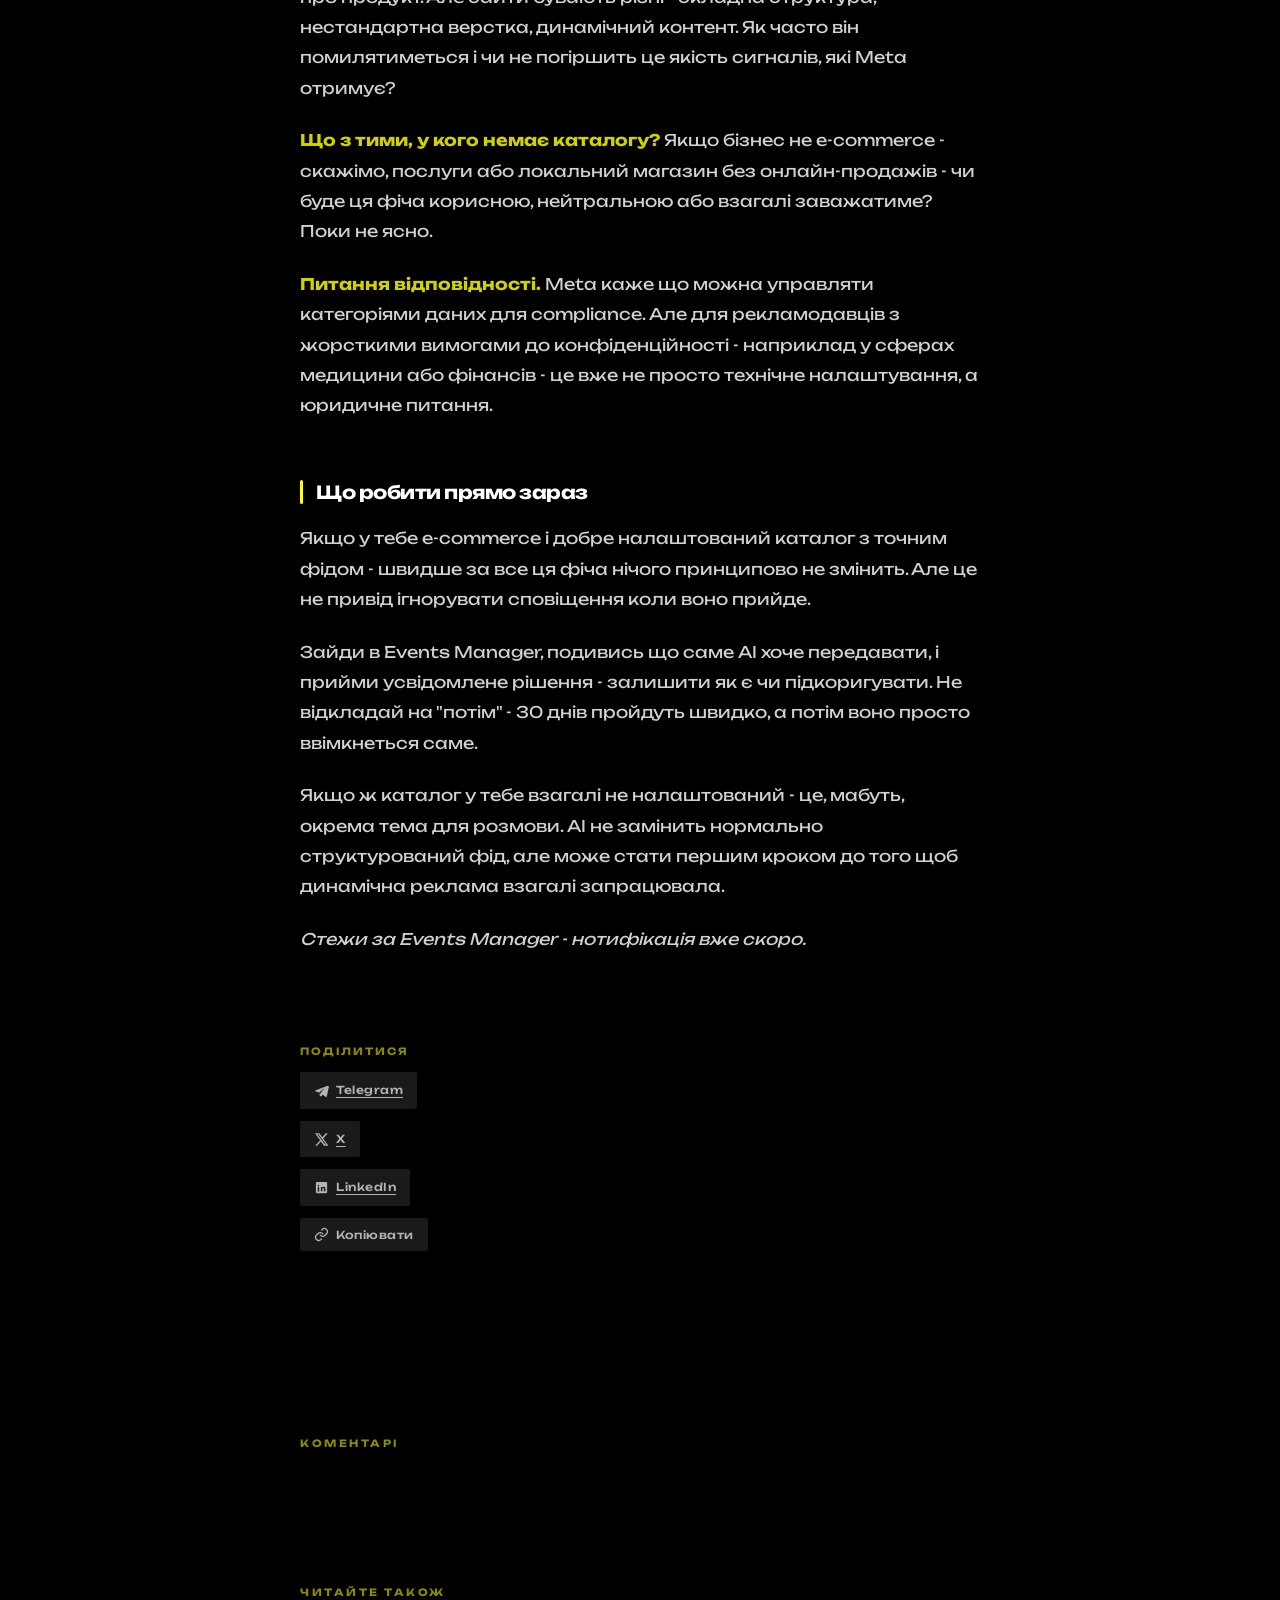
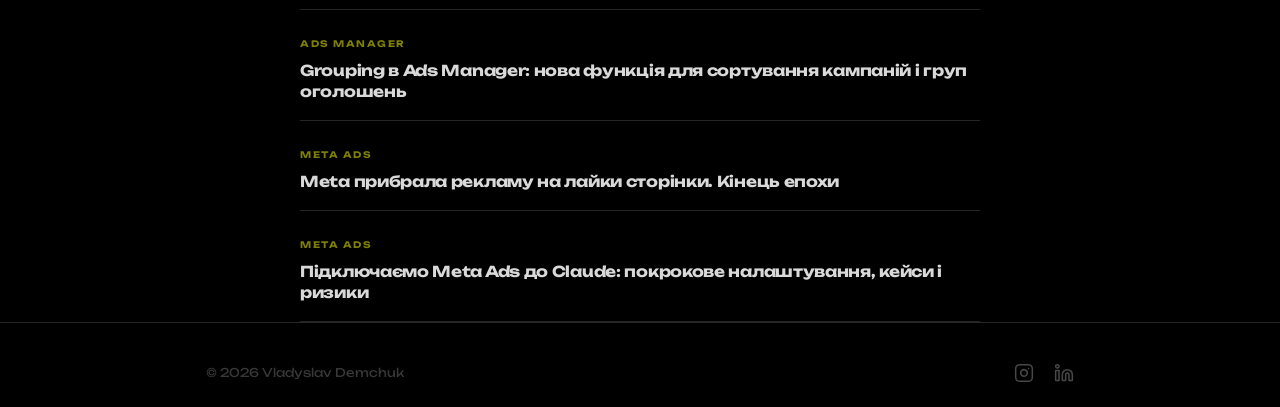
<file: posts/meta-pixel-ai-data.html>
<!DOCTYPE html>
<html lang="uk">
<head>
  <meta charset="UTF-8">
  <meta name="viewport" content="width=device-width, initial-scale=1.0, viewport-fit=cover">
  <title>Meta Pixel з AI: що змінюється і чому це важливо для e-commerce</title>
  <meta name="description" content="Meta оновила Pixel - тепер він сам збирає дані про продукти через AI. Розбираємо що це означає на практиці і чи варто це вимикати.">
  <meta name="author" content="Владислав Демчук">
  <link rel="canonical" href="https://demchuk.online/posts/meta-pixel-ai-data.html">

  <!-- Open Graph -->
  <meta property="og:type" content="article">
  <meta property="og:url" content="https://demchuk.online/posts/meta-pixel-ai-data.html">
  <meta property="og:title" content="Meta Pixel з AI: що змінюється і чому це важливо для e-commerce">
  <meta property="og:description" content="Meta оновила Pixel - тепер він сам збирає дані про продукти через AI. Розбираємо що це означає на практиці і чи варто це вимикати.">
  <meta property="og:image" content="https://demchuk.online/posts/og/meta-pixel-ai-data.png">
  <meta property="og:image:width" content="1200">
  <meta property="og:image:height" content="630">
  <meta property="og:locale" content="uk_UA">
  <meta property="article:author" content="Владислав Демчук">
  <meta property="article:published_time" content="2026-06-02">
  <meta property="article:tag" content="Meta Ads">
  <meta property="article:tag" content="Meta Pixel">
  <meta property="article:tag" content="e-commerce">

  <!-- Twitter/X -->
  <meta name="twitter:card" content="summary_large_image">
  <meta name="twitter:title" content="Meta Pixel з AI: що змінюється і чому це важливо для e-commerce">
  <meta name="twitter:description" content="Meta оновила Pixel - тепер він сам збирає дані про продукти через AI. Розбираємо що це означає на практиці і чи варто це вимикати.">
  <meta name="twitter:image" content="https://demchuk.online/posts/og/meta-pixel-ai-data.png">

  <!-- Keywords -->
  <meta name="keywords" content="Meta Pixel оновлення, Meta Pixel AI, e-commerce реклама Meta, каталог продуктів Meta, Events Manager">

  <!-- Schema.org -->
  <script type="application/ld+json">
  {
    "@context": "https://schema.org",
    "@type": "BlogPosting",
    "headline": "Meta Pixel з AI: що змінюється і чому це важливо для e-commerce",
    "description": "Meta оновила Pixel - тепер він сам збирає дані про продукти через AI. Розбираємо що це означає на практиці і чи варто це вимикати.",
    "url": "https://demchuk.online/posts/meta-pixel-ai-data.html",
    "datePublished": "2026-06-02",
    "image": "https://demchuk.online/posts/og/meta-pixel-ai-data.png",
    "author": {
      "@type": "Person",
      "name": "Владислав Демчук",
      "url": "https://demchuk.online/"
    },
    "publisher": {
      "@type": "Person",
      "name": "Владислав Демчук",
      "url": "https://demchuk.online/"
    },
    "inLanguage": "uk"
  }
  </script>

  <meta name="theme-color" content="#000000">
  <meta name="color-scheme" content="dark">

  <!-- Fonts -->
  <link rel="preconnect" href="https://fonts.googleapis.com">
  <link rel="preconnect" href="https://fonts.gstatic.com" crossorigin>
  <link rel="stylesheet" href="https://fonts.googleapis.com/css2?family=Unbounded:wght@400;500;700;900&display=swap">

  <link rel="icon" href="/favicon.svg" type="image/svg+xml">
  <link rel="icon" href="/favicon-32.png" sizes="32x32" type="image/png">
  <link rel="apple-touch-icon" href="/apple-touch-icon.png">
  <link rel="manifest" href="/site.webmanifest">
  <link rel="alternate" type="application/rss+xml" title="Влад Демчук — Meta Ads" href="/feed.xml">
  <link rel="stylesheet" href="../css/style.css">
</head>
<body>
  <header>
    <div id="progress-bar"></div>
    <div class="container">
      <a href="../index.html" class="logo">targetolog_demchuk</a>
      <nav>
        <a href="../index.html" class="active" aria-current="page">Блог</a>
        <a href="../about.html">Про мене</a>
      </nav>
    </div>
  </header>

  <main>
    <div class="container">
      <article class="article">
        <div class="article-back">
          <a href="../index.html">← Блог</a>
        </div>

        <div class="meta">
          <time datetime="2026-06-02">2 червня 2026</time>
          <span class="meta-sep">·</span>
          <span class="post-tag">Meta Pixel</span>
          <span class="meta-sep">·</span>
          <span class="post-tag">e-commerce</span>
          <span class="meta-sep">·</span>
          <span>~4 хв читання</span>
        </div>

        <h1>Meta Pixel з AI: що змінюється і чому це важливо для e-commerce</h1>
        <div class="article-divider"></div>

        <p>Meta анонсувала оновлення Pixel - тепер він вміє автоматично збирати додаткову інформацію про продукти зі сторінок сайту за допомогою AI. Назви товарів, наявність на складі, деталі про бізнес - все це Pixel буде підтягувати сам, без ручного налаштування.</p>

        <p>Звучить як технічна дрібниця. Але якщо ти займаєшся e-commerce - варто розібратись.</p>

        <h2>Навіщо це взагалі потрібно</h2>

        <p>Якщо ти запускав товарну рекламу в Meta, то знаєш наскільки критичним є каталог продуктів. Динамічні оголошення тягнуть з нього назви, ціни, фото - і якщо фід неточний або застарілий, реклама показує мотлох.</p>

        <p>Підтримка каталогу в актуальному стані - це окрема задача. Для великих магазинів є автоматизація через фіди. Але для менших бізнесів, або тих де каталог не налаштований взагалі, це часто біль.</p>

        <p>Ось тут Meta і пропонує своє рішення: нехай AI сам прочитає сторінки сайту і витягне потрібну інформацію.</p>

        <h2>Як це буде вмикатись</h2>

        <p>Фіча не з'явиться тихо. Усі наявні користувачі Pixel отримають сповіщення з 30-денним вікном - за цей час можна переглянути що саме збирається, перш ніж воно увімкнеться автоматично.</p>

        <p>Після цього в Events Manager можна буде вимкнути функцію або відредагувати які саме категорії даних передаються. Тобто контроль залишається, просто за замовчуванням все буде ввімкнено.</p>

        <h2>Що залишається незрозумілим</h2>

        <p>Чесно - деталей поки мало і питань більше ніж відповідей.</p>

        <p><strong>Наскільки це точно?</strong> AI буде парсити сторінки і робити висновки про продукт. Але сайти бувають різні - складна структура, нестандартна верстка, динамічний контент. Як часто він помилятиметься і чи не погіршить це якість сигналів, які Meta отримує?</p>

        <p><strong>Що з тими, у кого немає каталогу?</strong> Якщо бізнес не e-commerce - скажімо, послуги або локальний магазин без онлайн-продажів - чи буде ця фіча корисною, нейтральною або взагалі заважатиме? Поки не ясно.</p>

        <p><strong>Питання відповідності.</strong> Meta каже що можна управляти категоріями даних для compliance. Але для рекламодавців з жорсткими вимогами до конфіденційності - наприклад у сферах медицини або фінансів - це вже не просто технічне налаштування, а юридичне питання.</p>

        <h2>Що робити прямо зараз</h2>

        <p>Якщо у тебе e-commerce і добре налаштований каталог з точним фідом - швидше за все ця фіча нічого принципово не змінить. Але це не привід ігнорувати сповіщення коли воно прийде.</p>

        <p>Зайди в Events Manager, подивись що саме AI хоче передавати, і прийми усвідомлене рішення - залишити як є чи підкоригувати. Не відкладай на "потім" - 30 днів пройдуть швидко, а потім воно просто ввімкнеться саме.</p>

        <p>Якщо ж каталог у тебе взагалі не налаштований - це, мабуть, окрема тема для розмови. AI не замінить нормально структурований фід, але може стати першим кроком до того щоб динамічна реклама взагалі запрацювала.</p>

        <p><em>Стежи за Events Manager - нотифікація вже скоро.</em></p>
      </article>
      <section class="related" aria-label="Читайте також">
        <p class="related-title">Читайте також</p>
        <a class="related-item" href="meta-ads-grouping.html">
          <span class="related-tag">Ads Manager</span>
          <h3>Grouping в Ads Manager: нова функція для сортування кампаній і груп оголошень</h3>
        </a>
        <a class="related-item" href="page-likes-ads-gone.html">
          <span class="related-tag">Meta Ads</span>
          <h3>Meta прибрала рекламу на лайки сторінки. Кінець епохи</h3>
        </a>
        <a class="related-item" href="meta-ai-connectors-claude.html">
          <span class="related-tag">Meta Ads</span>
          <h3>Підключаємо Meta Ads до Claude: покрокове налаштування, кейси і ризики</h3>
        </a>
      </section>
    </div>
  </main>

  <footer>
    <div class="container">
      <div class="footer-inner">
        <span class="footer-copy">© 2026 Vladyslav Demchuk</span>
        <div class="footer-social">
          <a href="https://www.instagram.com/targetolog_demchuk/" target="_blank" rel="noopener" aria-label="Instagram">
            <svg xmlns="http://www.w3.org/2000/svg" width="20" height="20" viewBox="0 0 24 24" fill="none" stroke="currentColor" stroke-width="1.8" stroke-linecap="round" stroke-linejoin="round" aria-hidden="true"><rect x="2" y="2" width="20" height="20" rx="5" ry="5"/><path d="M16 11.37A4 4 0 1 1 12.63 8 4 4 0 0 1 16 11.37z"/><line x1="17.5" y1="6.5" x2="17.51" y2="6.5"/></svg>
          </a>
          <a href="https://www.linkedin.com/in/vladyslav-demchuk/" target="_blank" rel="noopener" aria-label="LinkedIn">
            <svg xmlns="http://www.w3.org/2000/svg" width="20" height="20" viewBox="0 0 24 24" fill="none" stroke="currentColor" stroke-width="1.8" stroke-linecap="round" stroke-linejoin="round" aria-hidden="true"><path d="M16 8a6 6 0 0 1 6 6v7h-4v-7a2 2 0 0 0-2-2 2 2 0 0 0-2 2v7h-4v-7a6 6 0 0 1 6-6z"/><rect x="2" y="9" width="4" height="12"/><circle cx="4" cy="4" r="2"/></svg>
          </a>
        </div>
      </div>
    </div>
  </footer>
  <button id="back-to-top" aria-label="Вгору">↑</button>
  <script src="../js/main.js"></script>
</body>
</html>
</file>
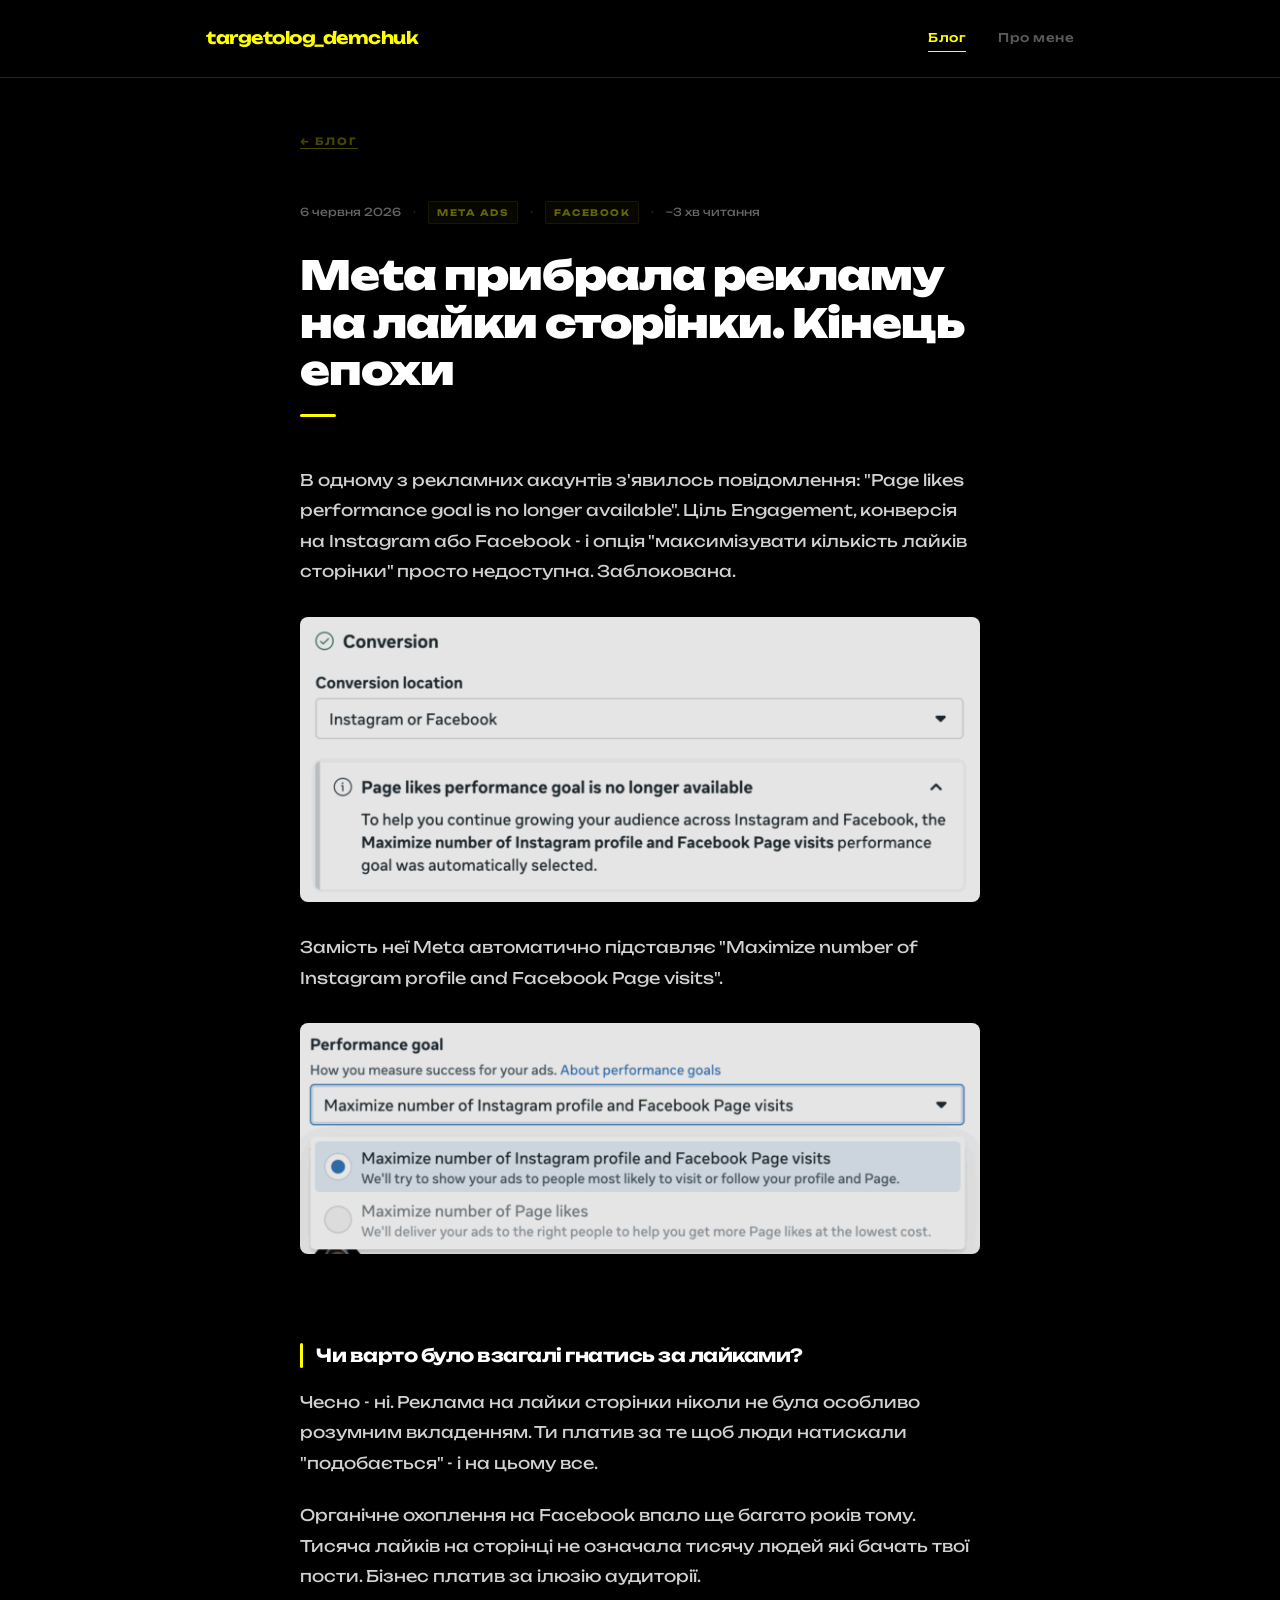
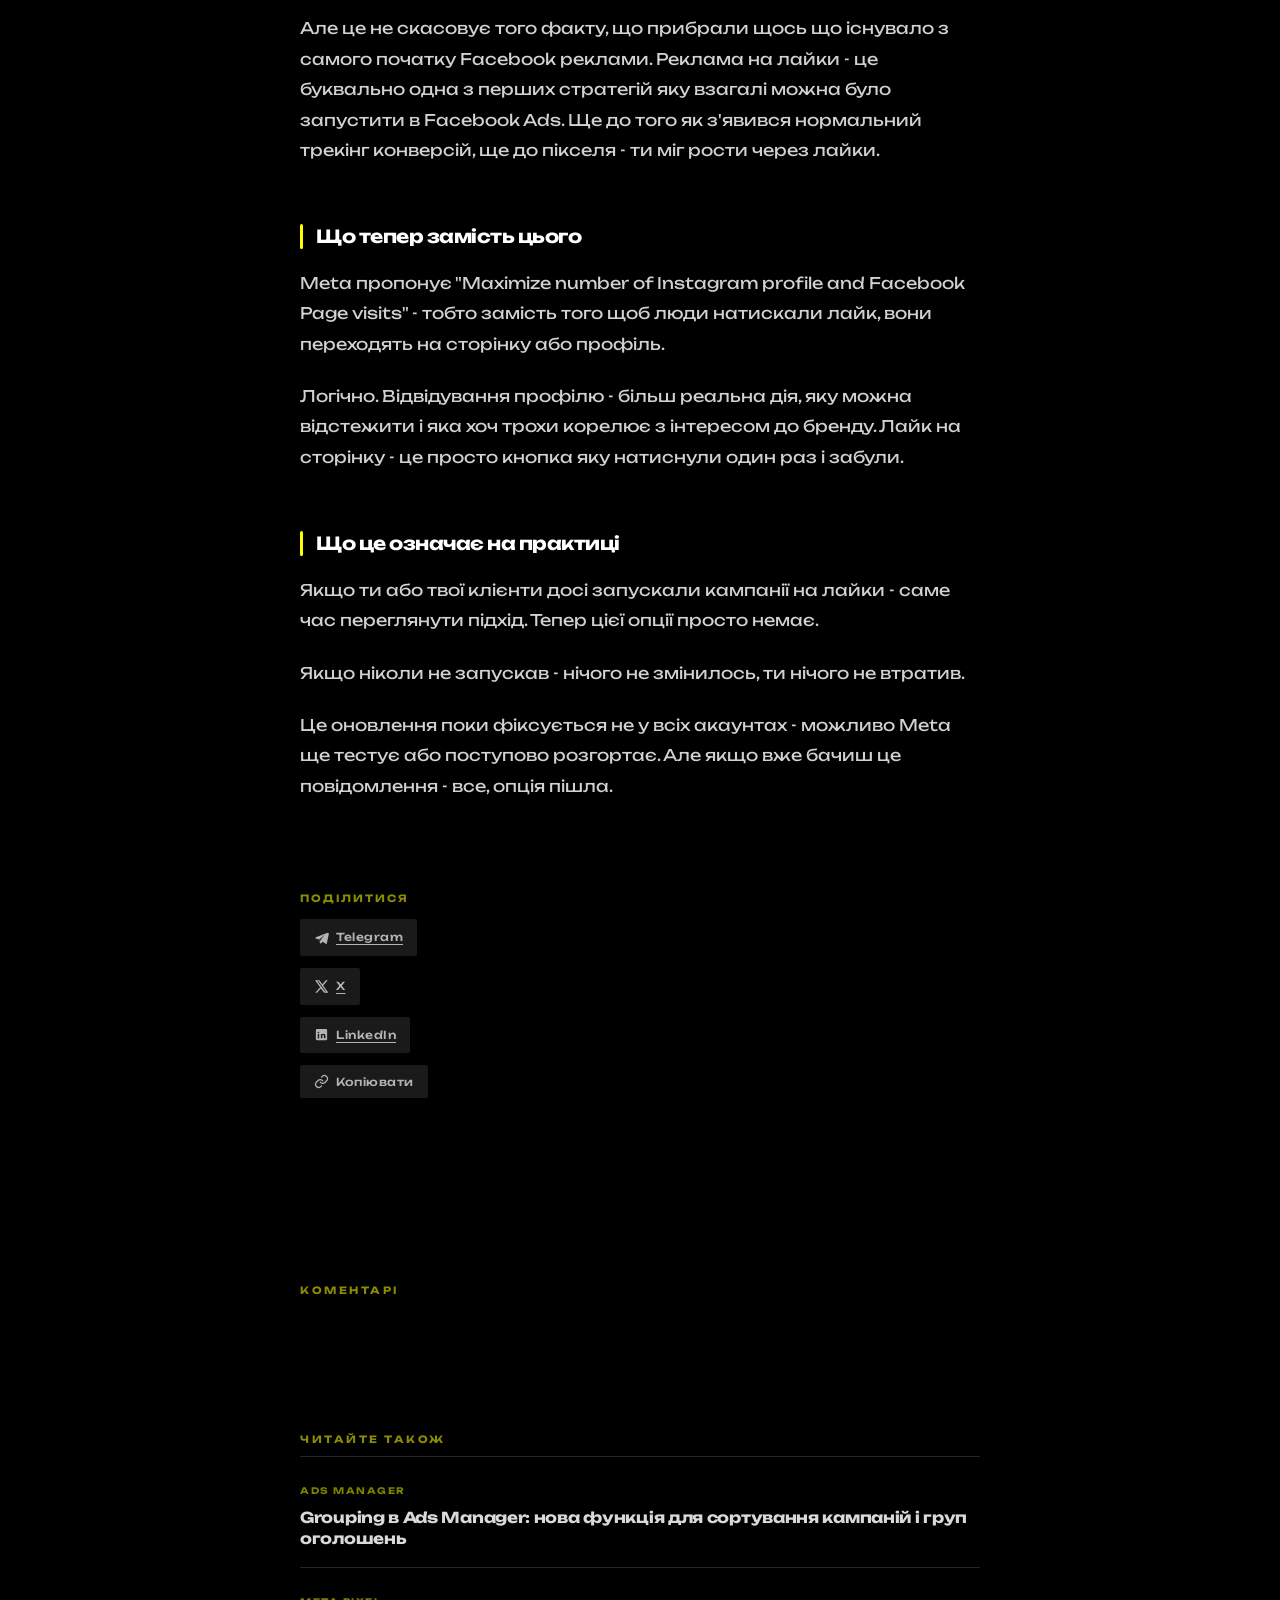
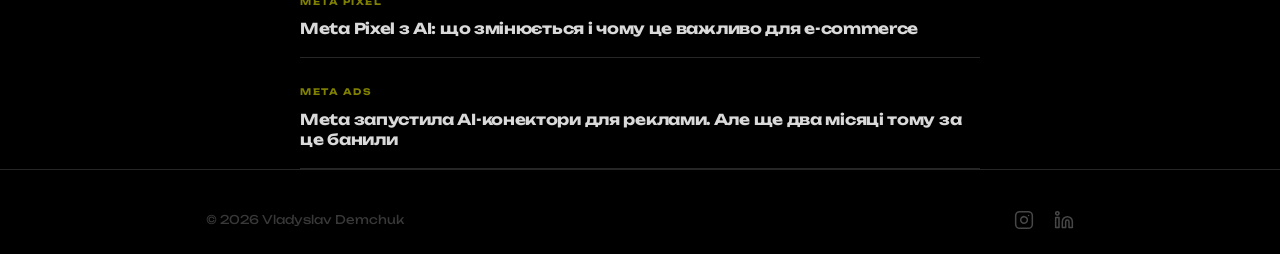
<file: posts/page-likes-ads-gone.html>
<!DOCTYPE html>
<html lang="uk">
<head>
  <meta charset="UTF-8">
  <meta name="viewport" content="width=device-width, initial-scale=1.0, viewport-fit=cover">
  <title>Meta прибрала рекламу на лайки сторінки. Кінець епохи</title>
  <meta name="description" content="Page likes performance goal більше недоступна. Розбираємо що це означає і чому це символічно - навіть якщо реклама на лайки давно була сумнівним вкладенням.">
  <meta name="author" content="Владислав Демчук">
  <link rel="canonical" href="https://demchuk.online/posts/page-likes-ads-gone.html">

  <!-- Open Graph -->
  <meta property="og:type" content="article">
  <meta property="og:url" content="https://demchuk.online/posts/page-likes-ads-gone.html">
  <meta property="og:title" content="Meta прибрала рекламу на лайки сторінки. Кінець епохи">
  <meta property="og:description" content="Page likes performance goal більше недоступна. Розбираємо що це означає і чому це символічно - навіть якщо реклама на лайки давно була сумнівним вкладенням.">
  <meta property="og:image" content="https://demchuk.online/posts/og/page-likes-ads-gone.png">
  <meta property="og:image:width" content="1200">
  <meta property="og:image:height" content="630">
  <meta property="og:locale" content="uk_UA">
  <meta property="article:author" content="Владислав Демчук">
  <meta property="article:published_time" content="2026-06-06">
  <meta property="article:tag" content="Meta Ads">
  <meta property="article:tag" content="Facebook">

  <!-- Twitter/X -->
  <meta name="twitter:card" content="summary_large_image">
  <meta name="twitter:title" content="Meta прибрала рекламу на лайки сторінки. Кінець епохи">
  <meta name="twitter:description" content="Page likes performance goal більше недоступна. Розбираємо що це означає і чому це символічно.">
  <meta name="twitter:image" content="https://demchuk.online/posts/og/page-likes-ads-gone.png">

  <!-- Keywords -->
  <meta name="keywords" content="page likes ads Meta, реклама на лайки Facebook, page likes performance goal, Meta Ads оновлення, Facebook page likes">

  <!-- Schema.org -->
  <script type="application/ld+json">
  {
    "@context": "https://schema.org",
    "@type": "BlogPosting",
    "headline": "Meta прибрала рекламу на лайки сторінки. Кінець епохи",
    "description": "Page likes performance goal більше недоступна. Розбираємо що це означає і чому це символічно.",
    "url": "https://demchuk.online/posts/page-likes-ads-gone.html",
    "datePublished": "2026-06-06",
    "image": "https://demchuk.online/posts/og/page-likes-ads-gone.png",
    "author": {
      "@type": "Person",
      "name": "Владислав Демчук",
      "url": "https://demchuk.online/"
    },
    "publisher": {
      "@type": "Person",
      "name": "Владислав Демчук",
      "url": "https://demchuk.online/"
    },
    "inLanguage": "uk"
  }
  </script>

  <meta name="theme-color" content="#000000">
  <meta name="color-scheme" content="dark">

  <!-- Fonts -->
  <link rel="preconnect" href="https://fonts.googleapis.com">
  <link rel="preconnect" href="https://fonts.gstatic.com" crossorigin>
  <link rel="stylesheet" href="https://fonts.googleapis.com/css2?family=Unbounded:wght@400;500;700;900&display=swap">

  <link rel="icon" href="/favicon.svg" type="image/svg+xml">
  <link rel="icon" href="/favicon-32.png" sizes="32x32" type="image/png">
  <link rel="apple-touch-icon" href="/apple-touch-icon.png">
  <link rel="manifest" href="/site.webmanifest">
  <link rel="alternate" type="application/rss+xml" title="Влад Демчук — Meta Ads" href="/feed.xml">
  <link rel="stylesheet" href="../css/style.css">
</head>
<body>
  <header>
    <div id="progress-bar"></div>
    <div class="container">
      <a href="../index.html" class="logo">targetolog_demchuk</a>
      <nav>
        <a href="../index.html" class="active" aria-current="page">Блог</a>
        <a href="../about.html">Про мене</a>
      </nav>
    </div>
  </header>

  <main>
    <div class="container">
      <article class="article">
        <div class="article-back">
          <a href="../index.html">← Блог</a>
        </div>

        <div class="meta">
          <time datetime="2026-06-06">6 червня 2026</time>
          <span class="meta-sep">·</span>
          <span class="post-tag">Meta Ads</span>
          <span class="meta-sep">·</span>
          <span class="post-tag">Facebook</span>
          <span class="meta-sep">·</span>
          <span>~3 хв читання</span>
        </div>

        <h1>Meta прибрала рекламу на лайки сторінки. Кінець епохи</h1>
        <div class="article-divider"></div>

        <p>В одному з рекламних акаунтів з'явилось повідомлення: "Page likes performance goal is no longer available". Ціль Engagement, конверсія на Instagram або Facebook - і опція "максимізувати кількість лайків сторінки" просто недоступна. Заблокована.</p>

        <img src="img/page-likes/01_notice.webp" alt="Повідомлення Page likes performance goal is no longer available" width="700" height="294" loading="lazy" decoding="async">

        <p>Замість неї Meta автоматично підставляє "Maximize number of Instagram profile and Facebook Page visits".</p>

        <img src="img/page-likes/02_goal.webp" alt="Performance goal - Maximize number of Instagram profile and Facebook Page visits" width="700" height="238" loading="lazy" decoding="async">

        <h2>Чи варто було взагалі гнатись за лайками?</h2>

        <p>Чесно - ні. Реклама на лайки сторінки ніколи не була особливо розумним вкладенням. Ти платив за те щоб люди натискали "подобається" - і на цьому все.</p>

        <p>Органічне охоплення на Facebook впало ще багато років тому. Тисяча лайків на сторінці не означала тисячу людей які бачать твої пости. Бізнес платив за ілюзію аудиторії.</p>

        <p>Але це не скасовує того факту, що прибрали щось що існувало з самого початку Facebook реклами. Реклама на лайки - це буквально одна з перших стратегій яку взагалі можна було запустити в Facebook Ads. Ще до того як з'явився нормальний трекінг конверсій, ще до пікселя - ти міг рости через лайки.</p>

        <h2>Що тепер замість цього</h2>

        <p>Meta пропонує "Maximize number of Instagram profile and Facebook Page visits" - тобто замість того щоб люди натискали лайк, вони переходять на сторінку або профіль.</p>

        <p>Логічно. Відвідування профілю - більш реальна дія, яку можна відстежити і яка хоч трохи корелює з інтересом до бренду. Лайк на сторінку - це просто кнопка яку натиснули один раз і забули.</p>

        <h2>Що це означає на практиці</h2>

        <p>Якщо ти або твої клієнти досі запускали кампанії на лайки - саме час переглянути підхід. Тепер цієї опції просто немає.</p>

        <p>Якщо ніколи не запускав - нічого не змінилось, ти нічого не втратив.</p>

        <p>Це оновлення поки фіксується не у всіх акаунтах - можливо Meta ще тестує або поступово розгортає. Але якщо вже бачиш це повідомлення - все, опція пішла.</p>
      </article>
      <section class="related" aria-label="Читайте також">
        <p class="related-title">Читайте також</p>
        <a class="related-item" href="meta-ads-grouping.html">
          <span class="related-tag">Ads Manager</span>
          <h3>Grouping в Ads Manager: нова функція для сортування кампаній і груп оголошень</h3>
        </a>
        <a class="related-item" href="meta-pixel-ai-data.html">
          <span class="related-tag">Meta Pixel</span>
          <h3>Meta Pixel з AI: що змінюється і чому це важливо для e-commerce</h3>
        </a>
        <a class="related-item" href="meta-ai-connectors.html">
          <span class="related-tag">Meta Ads</span>
          <h3>Meta запустила AI-конектори для реклами. Але ще два місяці тому за це банили</h3>
        </a>
      </section>
    </div>
  </main>

  <footer>
    <div class="container">
      <div class="footer-inner">
        <span class="footer-copy">© 2026 Vladyslav Demchuk</span>
        <div class="footer-social">
          <a href="https://www.instagram.com/targetolog_demchuk/" target="_blank" rel="noopener" aria-label="Instagram">
            <svg xmlns="http://www.w3.org/2000/svg" width="20" height="20" viewBox="0 0 24 24" fill="none" stroke="currentColor" stroke-width="1.8" stroke-linecap="round" stroke-linejoin="round" aria-hidden="true"><rect x="2" y="2" width="20" height="20" rx="5" ry="5"/><path d="M16 11.37A4 4 0 1 1 12.63 8 4 4 0 0 1 16 11.37z"/><line x1="17.5" y1="6.5" x2="17.51" y2="6.5"/></svg>
          </a>
          <a href="https://www.linkedin.com/in/vladyslav-demchuk/" target="_blank" rel="noopener" aria-label="LinkedIn">
            <svg xmlns="http://www.w3.org/2000/svg" width="20" height="20" viewBox="0 0 24 24" fill="none" stroke="currentColor" stroke-width="1.8" stroke-linecap="round" stroke-linejoin="round" aria-hidden="true"><path d="M16 8a6 6 0 0 1 6 6v7h-4v-7a2 2 0 0 0-2-2 2 2 0 0 0-2 2v7h-4v-7a6 6 0 0 1 6-6z"/><rect x="2" y="9" width="4" height="12"/><circle cx="4" cy="4" r="2"/></svg>
          </a>
        </div>
      </div>
    </div>
  </footer>

  <button id="back-to-top" aria-label="Вгору">↑</button>
  <script src="../js/main.js"></script>
</body>
</html>
</file>
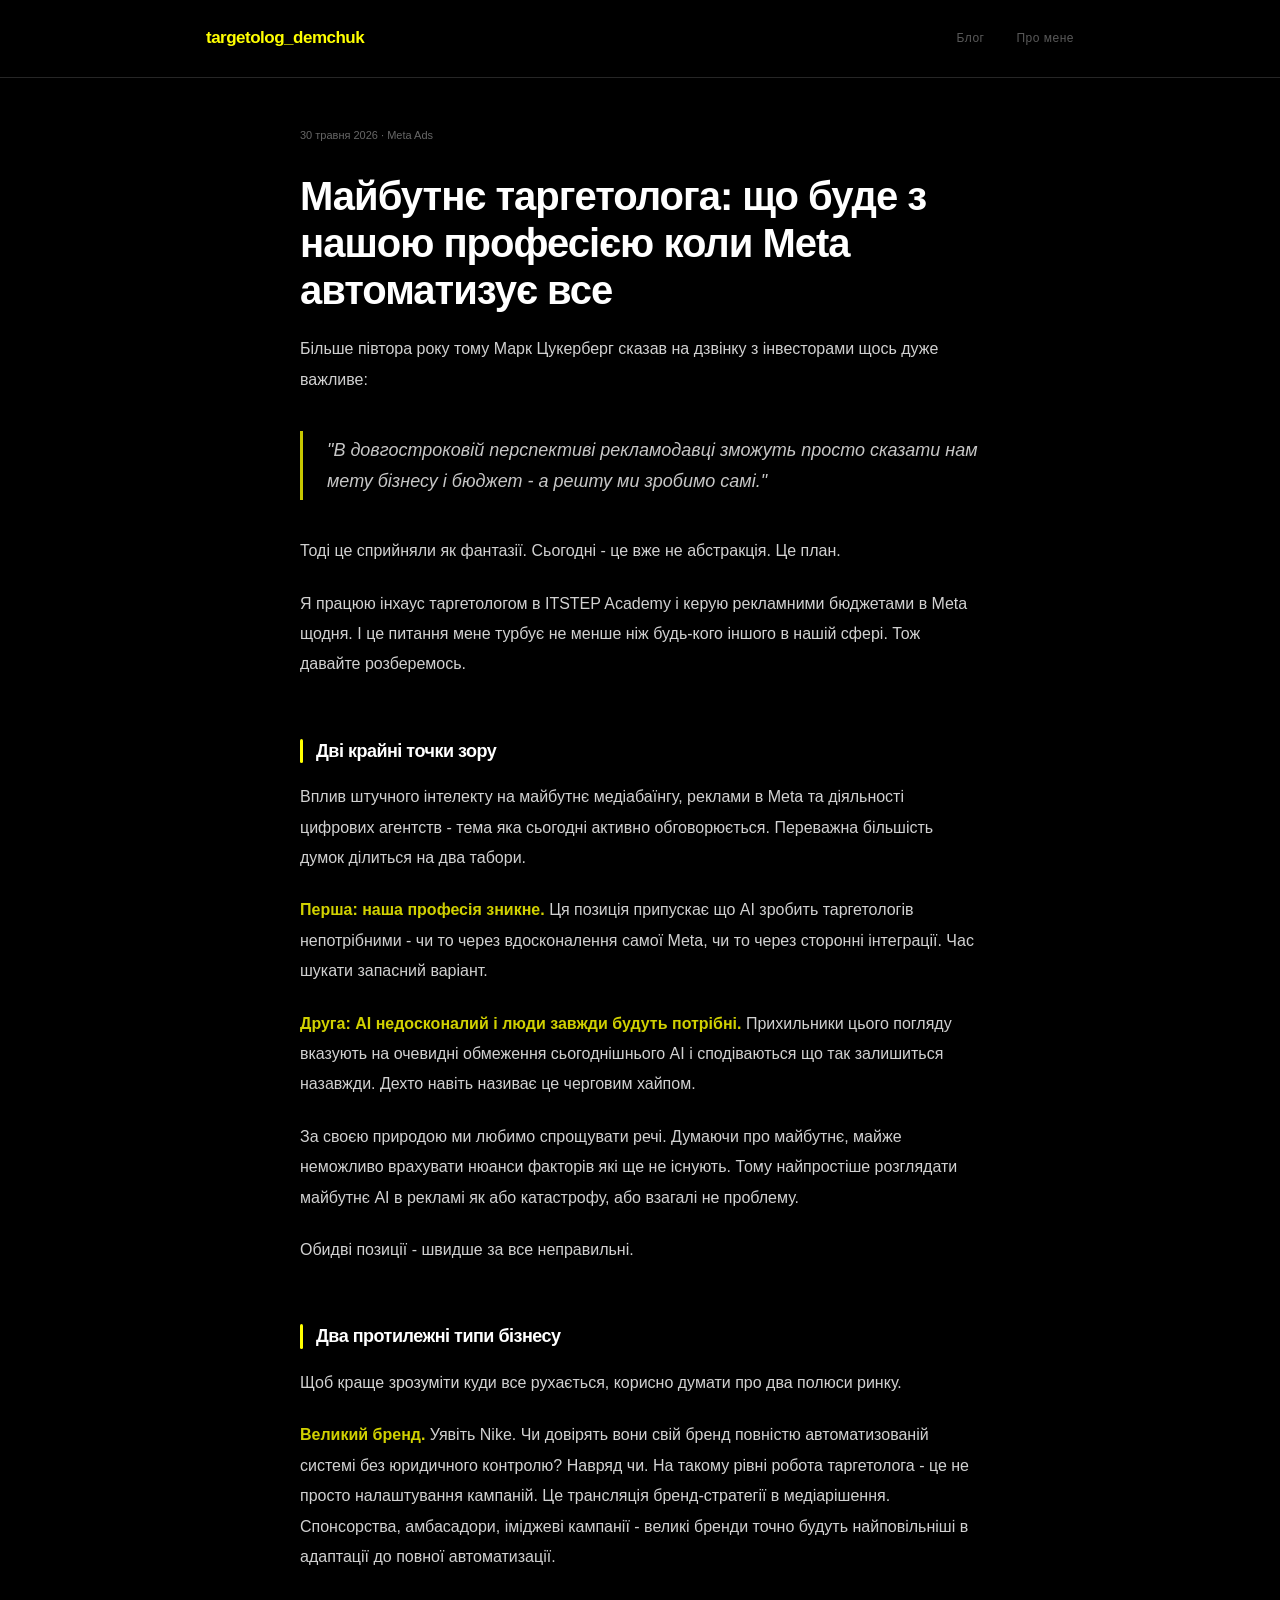
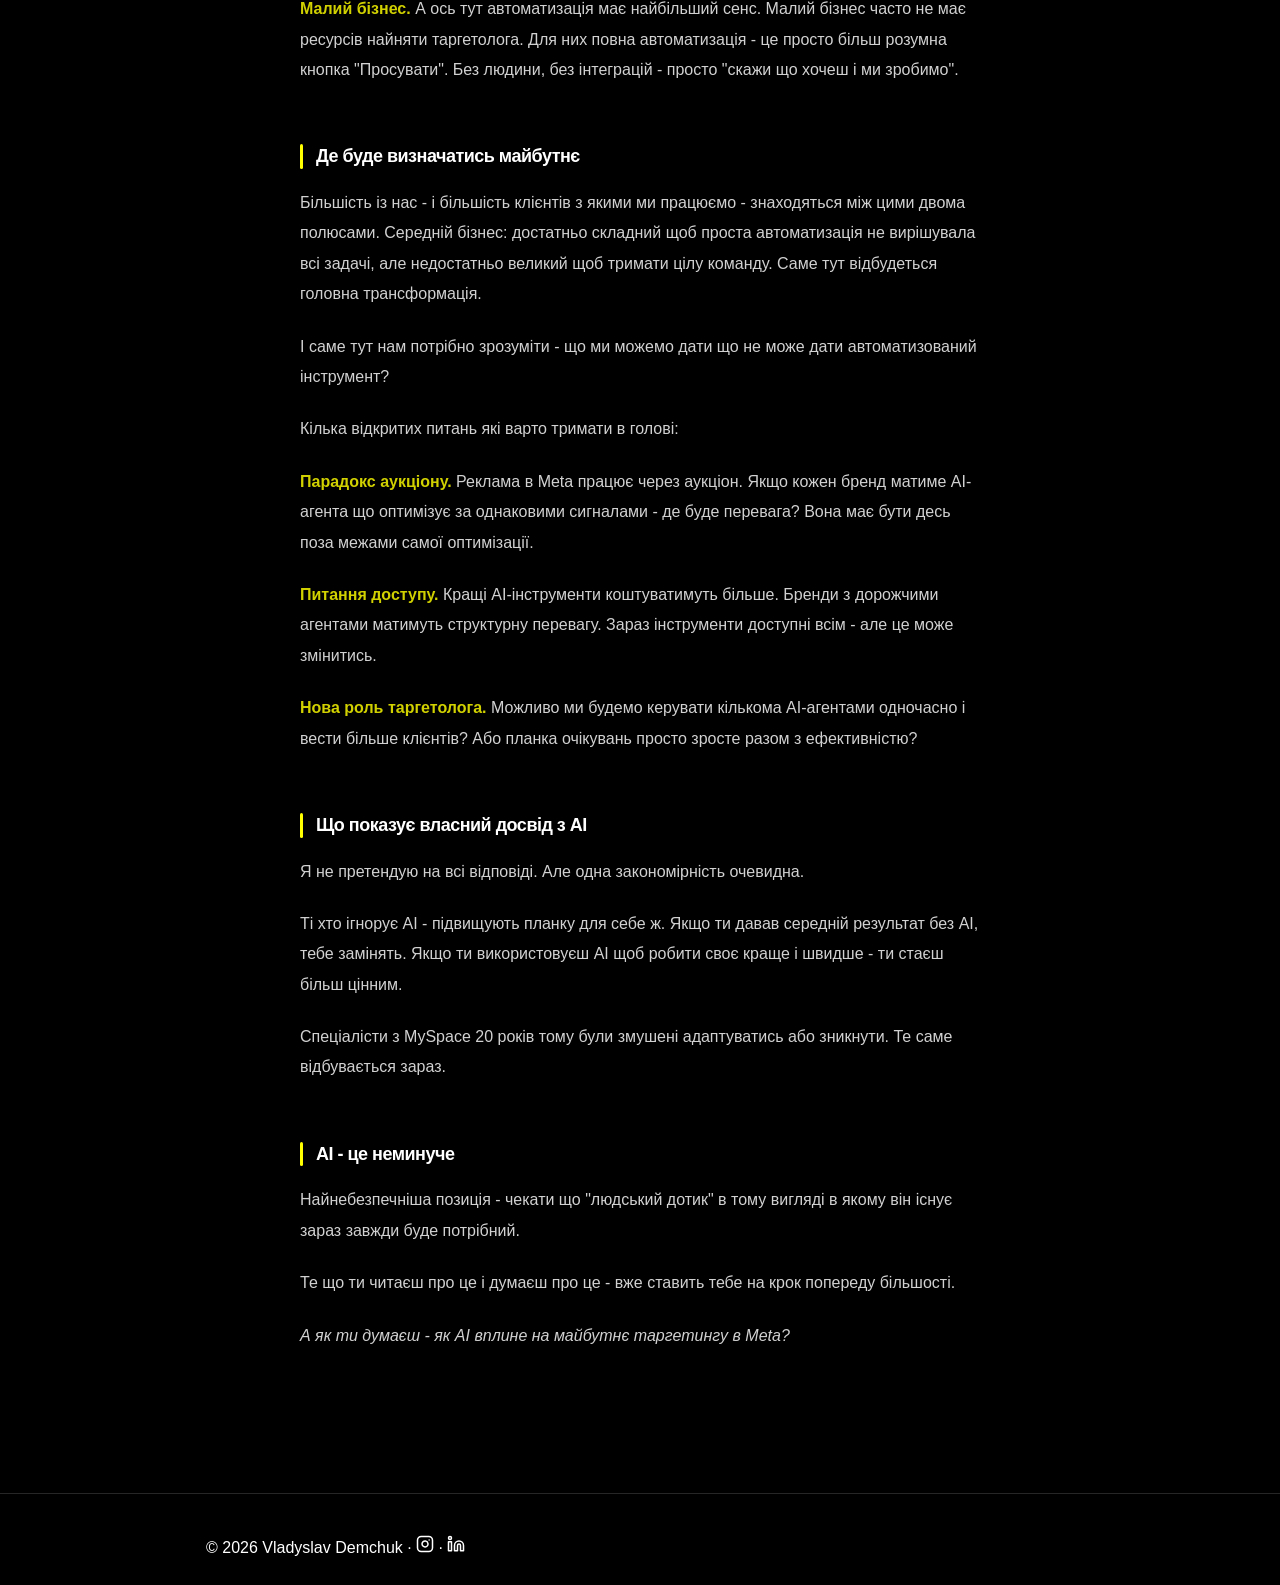
<file: posts/майбутнє-таргетолога.html>
<!DOCTYPE html>
<html lang="uk">
<head>
  <meta charset="UTF-8">
  <meta name="viewport" content="width=device-width, initial-scale=1.0, viewport-fit=cover">
  <title>Майбутнє таргетолога: що буде з нашою професією коли Meta автоматизує все</title>
  <meta name="description" content="Що буде з нашою професією коли Meta автоматизує все. Розбираємо два крайніх погляди і шукаємо правду посередині.">
  <meta name="author" content="Владислав Демчук">
  <link rel="canonical" href="https://demchuk-webdev.github.io/targetolog-demchuk/posts/майбутнє-таргетолога.html">

  <!-- Open Graph -->
  <meta property="og:type" content="article">
  <meta property="og:url" content="https://demchuk-webdev.github.io/targetolog-demchuk/posts/майбутнє-таргетолога.html">
  <meta property="og:title" content="Майбутнє таргетолога: що буде з нашою професією коли Meta автоматизує все">
  <meta property="og:description" content="Що буде з нашою професією коли Meta автоматизує все. Розбираємо два крайніх погляди і шукаємо правду посередині.">
  <meta property="og:image" content="https://demchuk-webdev.github.io/targetolog-demchuk/photo_2025-03-13_13-31-59.jpg">
  <meta property="og:locale" content="uk_UA">
  <meta property="article:author" content="Владислав Демчук">
  <meta property="article:published_time" content="2026-05-30">

  <link rel="stylesheet" href="../css/style.css">
</head>
<body>
  <header>
    <div class="container">
      <a href="../index.html" class="logo">targetolog_demchuk</a>
      <nav>
        <a href="../index.html">Блог</a>
        <a href="../about.html">Про мене</a>
      </nav>
    </div>
  </header>

  <main>
    <div class="container">
      <div class="article">
        <div class="meta">30 травня 2026 · Meta Ads</div>
        <h1>Майбутнє таргетолога: що буде з нашою професією коли Meta автоматизує все</h1>

        <p>Більше півтора року тому Марк Цукерберг сказав на дзвінку з інвесторами щось дуже важливе:</p>

        <blockquote>"В довгостроковій перспективі рекламодавці зможуть просто сказати нам мету бізнесу і бюджет - а решту ми зробимо самі."</blockquote>

        <p>Тоді це сприйняли як фантазії. Сьогодні - це вже не абстракція. Це план.</p>

        <p>Я працюю інхаус таргетологом в ITSTEP Academy і керую рекламними бюджетами в Meta щодня. І це питання мене турбує не менше ніж будь-кого іншого в нашій сфері. Тож давайте розберемось.</p>

        <h2>Дві крайні точки зору</h2>

        <p>Вплив штучного інтелекту на майбутнє медіабаїнгу, реклами в Meta та діяльності цифрових агентств - тема яка сьогодні активно обговорюється. Переважна більшість думок ділиться на два табори.</p>

        <p><strong>Перша: наша професія зникне.</strong> Ця позиція припускає що AI зробить таргетологів непотрібними - чи то через вдосконалення самої Meta, чи то через сторонні інтеграції. Час шукати запасний варіант.</p>

        <p><strong>Друга: AI недосконалий і люди завжди будуть потрібні.</strong> Прихильники цього погляду вказують на очевидні обмеження сьогоднішнього AI і сподіваються що так залишиться назавжди. Дехто навіть називає це черговим хайпом.</p>

        <p>За своєю природою ми любимо спрощувати речі. Думаючи про майбутнє, майже неможливо врахувати нюанси факторів які ще не існують. Тому найпростіше розглядати майбутнє AI в рекламі як або катастрофу, або взагалі не проблему.</p>

        <p>Обидві позиції - швидше за все неправильні.</p>

        <h2>Два протилежні типи бізнесу</h2>

        <p>Щоб краще зрозуміти куди все рухається, корисно думати про два полюси ринку.</p>

        <p><strong>Великий бренд.</strong> Уявіть Nike. Чи довірять вони свій бренд повністю автоматизованій системі без юридичного контролю? Навряд чи. На такому рівні робота таргетолога - це не просто налаштування кампаній. Це трансляція бренд-стратегії в медіарішення. Спонсорства, амбасадори, іміджеві кампанії - великі бренди точно будуть найповільніші в адаптації до повної автоматизації.</p>

        <p><strong>Малий бізнес.</strong> А ось тут автоматизація має найбільший сенс. Малий бізнес часто не має ресурсів найняти таргетолога. Для них повна автоматизація - це просто більш розумна кнопка "Просувати". Без людини, без інтеграцій - просто "скажи що хочеш і ми зробимо".</p>

        <h2>Де буде визначатись майбутнє</h2>

        <p>Більшість із нас - і більшість клієнтів з якими ми працюємо - знаходяться між цими двома полюсами. Середній бізнес: достатньо складний щоб проста автоматизація не вирішувала всі задачі, але недостатньо великий щоб тримати цілу команду. Саме тут відбудеться головна трансформація.</p>

        <p>І саме тут нам потрібно зрозуміти - що ми можемо дати що не може дати автоматизований інструмент?</p>

        <p>Кілька відкритих питань які варто тримати в голові:</p>

        <p><strong>Парадокс аукціону.</strong> Реклама в Meta працює через аукціон. Якщо кожен бренд матиме AI-агента що оптимізує за однаковими сигналами - де буде перевага? Вона має бути десь поза межами самої оптимізації.</p>

        <p><strong>Питання доступу.</strong> Кращі AI-інструменти коштуватимуть більше. Бренди з дорожчими агентами матимуть структурну перевагу. Зараз інструменти доступні всім - але це може змінитись.</p>

        <p><strong>Нова роль таргетолога.</strong> Можливо ми будемо керувати кількома AI-агентами одночасно і вести більше клієнтів? Або планка очікувань просто зросте разом з ефективністю?</p>

        <h2>Що показує власний досвід з AI</h2>

        <p>Я не претендую на всі відповіді. Але одна закономірність очевидна.</p>

        <p>Ті хто ігнорує AI - підвищують планку для себе ж. Якщо ти давав середній результат без AI, тебе замінять. Якщо ти використовуєш AI щоб робити своє краще і швидше - ти стаєш більш цінним.</p>

        <p>Спеціалісти з MySpace 20 років тому були змушені адаптуватись або зникнути. Те саме відбувається зараз.</p>

        <h2>AI - це неминуче</h2>

        <p>Найнебезпечніша позиція - чекати що "людський дотик" в тому вигляді в якому він існує зараз завжди буде потрібний.</p>

        <p>Те що ти читаєш про це і думаєш про це - вже ставить тебе на крок попереду більшості.</p>

        <p><em>А як ти думаєш - як AI вплине на майбутнє таргетингу в Meta?</em></p>
      </div>
    </div>
  </main>

  <footer>
    <div class="container">
      © 2026 Vladyslav Demchuk · <a href="https://www.instagram.com/targetolog_demchuk/" target="_blank" aria-label="Instagram"><svg xmlns="http://www.w3.org/2000/svg" width="18" height="18" viewBox="0 0 24 24" fill="none" stroke="currentColor" stroke-width="2" stroke-linecap="round" stroke-linejoin="round"><rect x="2" y="2" width="20" height="20" rx="5" ry="5"/><path d="M16 11.37A4 4 0 1 1 12.63 8 4 4 0 0 1 16 11.37z"/><line x1="17.5" y1="6.5" x2="17.51" y2="6.5"/></svg></a> · <a href="https://www.linkedin.com/in/vladyslav-demchuk/" target="_blank" aria-label="LinkedIn"><svg xmlns="http://www.w3.org/2000/svg" width="18" height="18" viewBox="0 0 24 24" fill="none" stroke="currentColor" stroke-width="2" stroke-linecap="round" stroke-linejoin="round"><path d="M16 8a6 6 0 0 1 6 6v7h-4v-7a2 2 0 0 0-2-2 2 2 0 0 0-2 2v7h-4v-7a6 6 0 0 1 6-6z"/><rect x="2" y="9" width="4" height="12"/><circle cx="4" cy="4" r="2"/></svg></a>
    </div>
  </footer>
</body>
</html>
</file>
<file: css/style.css>
/* Шрифт Unbounded підключений через <link rel="preconnect"> + <link rel="stylesheet"> у <head>
   кожної сторінки — це швидше за @import, який блокує рендеринг. */

*, *::before, *::after { box-sizing: border-box; margin: 0; padding: 0; }

html { scroll-behavior: smooth; }

:root {
  --black: #000000;
  --gray: #262626;
  --yellow: #FFFF00;
  --white: #FFFFFF;
  --font: 'Unbounded', sans-serif;
}

body {
  background: var(--black);
  color: var(--white);
  font-family: var(--font);
  font-size: 16px;
  line-height: 1.7;
}

a { color: inherit; text-decoration: none; }

/* HEADER */
header {
  border-bottom: 1px solid var(--gray);
  padding: 24px 0;
  position: -webkit-sticky;
  position: sticky;
  top: 0;
  background: var(--black);
  z-index: 10;
  overflow: hidden;
}

header .container {
  display: flex;
  align-items: center;
  justify-content: space-between;
}

.logo {
  font-size: 17px;
  font-weight: 700;
  color: var(--yellow);
  letter-spacing: -0.5px;
  transition: opacity 0.2s;
}
.logo:hover { opacity: 0.7; }

nav {
  display: flex;
  align-items: center;
  gap: 32px;
}

nav a {
  font-size: 12px;
  font-weight: 500;
  color: var(--white);
  opacity: 0.35;
  transition: opacity 0.2s, color 0.2s;
  position: relative;
  letter-spacing: 0.5px;
}

nav a::after {
  content: '';
  position: absolute;
  bottom: -3px;
  left: 0;
  width: 0;
  height: 1px;
  background: var(--yellow);
  transition: width 0.25s ease;
}

nav a:hover { opacity: 1; }
nav a:hover::after { width: 100%; }

nav a.active {
  opacity: 1;
  color: var(--yellow);
}
nav a.active::after { width: 100%; }

/* CONTAINER */
.container {
  max-width: 900px;
  margin: 0 auto;
  padding: 0 24px;
}

/* HERO */
.hero {
  padding: 80px 0 72px;
  border-bottom: 1px solid var(--gray);
}

.hero h1 {
  font-size: clamp(30px, 5vw, 52px);
  font-weight: 900;
  line-height: 1.12;
  letter-spacing: -1.5px;
  margin-bottom: 24px;
}

.hero h1 span { color: var(--yellow); }

.hero p {
  font-size: 15px;
  opacity: 0.5;
  max-width: 520px;
  line-height: 1.9;
}

/* POSTS SECTION */
.posts {
  padding: 64px 0;
}

.section-header {
  display: flex;
  align-items: center;
  gap: 20px;
  margin-bottom: 8px;
}

.section-header h2 {
  font-size: 10px;
  font-weight: 700;
  letter-spacing: 2.5px;
  text-transform: uppercase;
  color: var(--yellow);
  opacity: 0.55;
  white-space: nowrap;
}

.section-header::after {
  content: '';
  flex: 1;
  height: 1px;
  background: var(--gray);
}

/* POST CARD */
.post-card {
  display: grid;
  grid-template-columns: 52px 1fr;
  border-bottom: 1px solid var(--gray);
  padding: 40px 0;
  cursor: pointer;
}

.post-number {
  font-size: 11px;
  font-weight: 700;
  color: var(--yellow);
  opacity: 0.18;
  padding-top: 5px;
  letter-spacing: 1px;
  transition: opacity 0.25s ease;
  user-select: none;
}

.post-card:hover .post-number { opacity: 1; }

.post-body {
  transition: transform 0.28s ease;
}

.post-card:hover .post-body { transform: translateX(6px); }

.post-card .meta {
  display: flex;
  align-items: center;
  gap: 10px;
  font-size: 11px;
  opacity: 0.38;
  margin-bottom: 14px;
  flex-wrap: wrap;
}

.post-tag {
  font-size: 9px;
  font-weight: 700;
  letter-spacing: 1.5px;
  text-transform: uppercase;
  color: var(--yellow);
  background: rgba(255,255,0,0.07);
  border: 1px solid rgba(255,255,0,0.18);
  padding: 3px 8px;
  border-radius: 2px;
  opacity: 1;
}

.meta-sep { opacity: 0.4; }

.post-card h3 {
  font-size: clamp(17px, 2.4vw, 22px);
  font-weight: 700;
  line-height: 1.3;
  letter-spacing: -0.5px;
  margin-bottom: 12px;
}

.post-card p {
  font-size: 14px;
  opacity: 0.5;
  line-height: 1.85;
}

.post-read {
  display: inline-flex;
  align-items: center;
  gap: 6px;
  margin-top: 20px;
  font-size: 11px;
  font-weight: 700;
  letter-spacing: 1.5px;
  text-transform: uppercase;
  color: var(--yellow);
  opacity: 0;
  transform: translateY(6px);
  transition: opacity 0.25s ease, transform 0.25s ease;
}

.post-card:hover .post-read {
  opacity: 1;
  transform: translateY(0);
}

.post-read .arrow {
  display: inline-block;
  transition: transform 0.25s ease;
}

.post-card:hover .post-read .arrow { transform: translateX(4px); }

/* ARTICLE */
.article {
  padding: 48px 0 120px;
  max-width: 680px;
  margin: 0 auto;
}

.article-back {
  margin-bottom: 48px;
}

.article-back a {
  font-size: 10px;
  font-weight: 700;
  letter-spacing: 2px;
  text-transform: uppercase;
  color: var(--white);
  opacity: 0.28;
  transition: opacity 0.2s, color 0.2s;
  display: inline-flex;
  align-items: center;
  gap: 8px;
}

.article-back a:hover {
  opacity: 1;
  color: var(--yellow);
}

.article .meta {
  display: flex;
  align-items: center;
  gap: 12px;
  font-size: 11px;
  opacity: 0.4;
  margin-bottom: 28px;
  flex-wrap: wrap;
}

.article h1 {
  font-size: clamp(24px, 4vw, 40px);
  font-weight: 900;
  line-height: 1.18;
  letter-spacing: -1px;
  margin-bottom: 20px;
}

.article-divider {
  width: 36px;
  height: 3px;
  background: var(--yellow);
  margin-bottom: 48px;
  border-radius: 2px;
}

.article h2 {
  font-size: 18px;
  font-weight: 700;
  margin: 56px 0 16px;
  letter-spacing: -0.5px;
  padding-left: 16px;
  position: relative;
}

.article h2::before {
  content: '';
  position: absolute;
  left: 0;
  top: 3px;
  bottom: 3px;
  width: 3px;
  background: var(--yellow);
  border-radius: 2px;
}

.article h3 {
  font-size: 16px;
  font-weight: 700;
  margin: 36px 0 12px;
  color: var(--yellow);
}

.article p {
  font-size: 16px;
  line-height: 1.9;
  opacity: 0.82;
  margin-bottom: 22px;
}

.article blockquote {
  border-left: 3px solid var(--yellow);
  padding: 4px 0 4px 24px;
  margin: 36px 0;
  font-size: 18px;
  font-style: italic;
  opacity: 0.78;
}

.article strong { color: var(--yellow); font-weight: 700; }

.article a { color: var(--yellow); text-decoration: underline; text-underline-offset: 3px; }
.article a:hover { opacity: 0.75; }

.article img {
  width: 100%;
  height: auto;
  border-radius: 8px;
  margin: 8px 0 22px;
  opacity: 0.9;
}

.article code {
  font-family: ui-monospace, 'SF Mono', SFMono-Regular, Menlo, Consolas, monospace;
  font-size: 0.88em;
  background: var(--gray);
  color: var(--yellow);
  padding: 2px 6px;
  border-radius: 4px;
  word-break: break-word;
}

.article .img-caption {
  font-size: 13px;
  opacity: 0.45;
  margin-top: -14px;
  margin-bottom: 28px;
}

.article ul {
  padding-left: 20px;
  margin-bottom: 22px;
}

.article ul li {
  font-size: 16px;
  line-height: 1.9;
  opacity: 0.82;
  margin-bottom: 6px;
}

/* ABOUT */
.about {
  padding: 80px 0;
  display: grid;
  grid-template-columns: 1fr 1fr;
  gap: 80px;
  align-items: start;
}

.about h1 {
  font-size: clamp(28px, 4vw, 40px);
  font-weight: 900;
  letter-spacing: -1px;
  margin-bottom: 28px;
  line-height: 1.15;
}

.about h1 span { color: var(--yellow); }

.about p {
  font-size: 15px;
  opacity: 0.62;
  margin-bottom: 18px;
  line-height: 1.9;
}

.about-photo {
  aspect-ratio: 1;
  background: var(--gray);
  border-radius: 4px;
  overflow: hidden;
  position: relative;
}

.about-photo::after {
  content: '';
  position: absolute;
  inset: 0;
  border: 1px solid rgba(255,255,0,0.1);
  border-radius: 4px;
  pointer-events: none;
}

.about-photo img { width: 100%; height: 100%; object-fit: cover; }

/* FOOTER */
footer {
  border-top: 1px solid var(--gray);
  padding: 40px 0;
}

.footer-inner {
  display: flex;
  align-items: center;
  justify-content: space-between;
}

.footer-copy {
  font-size: 12px;
  opacity: 0.22;
  font-family: var(--font);
}

.footer-social {
  display: flex;
  align-items: center;
  gap: 20px;
}

.footer-social a {
  color: var(--white);
  opacity: 0.28;
  transition: opacity 0.2s, color 0.2s;
  display: inline-flex;
  align-items: center;
}

.footer-social a:hover {
  opacity: 1;
  color: var(--yellow);
}

/* 404 */
.notfound {
  padding: 120px 0;
  text-align: center;
  max-width: 540px;
  margin: 0 auto;
}
.notfound-code {
  font-size: clamp(72px, 16vw, 140px);
  font-weight: 900;
  line-height: 1;
  color: var(--yellow);
  letter-spacing: -4px;
}
.notfound h1 {
  font-size: clamp(20px, 3vw, 28px);
  font-weight: 700;
  margin: 24px 0 16px;
  letter-spacing: -0.5px;
}
.notfound p {
  font-size: 15px;
  opacity: 0.5;
  line-height: 1.8;
  margin-bottom: 32px;
}
.notfound-link {
  display: inline-block;
  font-size: 11px;
  font-weight: 700;
  letter-spacing: 1.5px;
  text-transform: uppercase;
  color: var(--black);
  background: var(--yellow);
  padding: 14px 28px;
  border-radius: 2px;
  transition: background 0.2s, transform 0.2s;
}
.notfound-link:hover { background: var(--white); transform: translateY(-2px); }

/* SHARE — панель додається через js/main.js у кінці статті */
.share {
  display: flex;
  align-items: center;
  gap: 12px;
  flex-wrap: wrap;
  margin: 56px 0 8px;
  padding-top: 32px;
  border-top: 1px solid var(--gray);
}
.share-label {
  font-size: 10px;
  font-weight: 700;
  letter-spacing: 2px;
  text-transform: uppercase;
  color: var(--yellow);
  opacity: 0.55;
  margin-right: 4px;
}
.share a,
.share button {
  display: inline-flex;
  align-items: center;
  gap: 7px;
  font-family: var(--font);
  font-size: 11px;
  font-weight: 500;
  letter-spacing: 0.5px;
  color: var(--white);
  background: var(--gray);
  border: none;
  cursor: pointer;
  padding: 9px 14px;
  border-radius: 2px;
  opacity: 0.7;
  transition: opacity 0.2s, color 0.2s;
}
.share a:hover,
.share button:hover { opacity: 1; color: var(--yellow); }
.share svg { width: 15px; height: 15px; }
.share .copied { color: var(--yellow); opacity: 1; }

/* RELATED POSTS */
.related {
  max-width: 680px;
  margin: 64px auto 0;
}
.related-title {
  font-size: 10px;
  font-weight: 700;
  letter-spacing: 2.5px;
  text-transform: uppercase;
  color: var(--yellow);
  opacity: 0.55;
  margin-bottom: 8px;
}
.related-item {
  display: block;
  padding: 18px 0;
  border-bottom: 1px solid var(--gray);
  transition: transform 0.25s ease;
}
.related-item:first-of-type { border-top: 1px solid var(--gray); }
.related-item:hover { transform: translateX(6px); }
.related-item .related-tag {
  font-size: 9px;
  font-weight: 700;
  letter-spacing: 1.5px;
  text-transform: uppercase;
  color: var(--yellow);
  opacity: 0.5;
}
.related-item h3 {
  font-size: 15px;
  font-weight: 700;
  line-height: 1.35;
  letter-spacing: -0.3px;
  margin-top: 6px;
  opacity: 0.85;
}
.related-item:hover h3 { opacity: 1; }

/* COMMENTS (giscus) */
.comments {
  max-width: 680px;
  margin: 56px auto 0;
  padding-bottom: 48px;
}
.comments-title {
  font-size: 10px;
  font-weight: 700;
  letter-spacing: 2.5px;
  text-transform: uppercase;
  color: var(--yellow);
  opacity: 0.55;
  margin-bottom: 20px;
}

/* RESPONSIVE */
@media (max-width: 640px) {
  header { padding: 16px 0; position: static; }
  .logo { font-size: 13px; }
  nav { gap: 16px; }
  nav a { font-size: 11px; }
  .container { padding: 0 16px; }

  .hero { padding: 48px 0 44px; }
  .hero p { font-size: 14px; }

  .posts { padding: 40px 0; }
  .post-card { grid-template-columns: 36px 1fr; padding: 28px 0; }
  .post-card h3 { font-size: 16px; }
  .post-number { font-size: 10px; }

  .article { padding: 32px 0 80px; }
  .article h1 { font-size: 22px; letter-spacing: -0.5px; }
  .article h2 { font-size: 16px; margin: 36px 0 12px; }
  .article p { font-size: 15px; }
  .article blockquote { font-size: 15px; padding-left: 16px; }

  .about { grid-template-columns: 1fr; gap: 32px; padding: 48px 0; }
  .about-photo { max-width: 200px; order: -1; }
  .about h1 { font-size: 28px; }

  .footer-inner { flex-direction: column; gap: 20px; }

  .notfound { padding: 72px 0; }
  .related { margin-top: 48px; }
}

/* HERO ENTRANCE ANIMATION (JS-triggered via body.hero-loaded) */
.hero h1,
.hero p {
  opacity: 0;
  -webkit-transform: translateY(14px);
  transform: translateY(14px);
  -webkit-transition: opacity 0.6s ease, -webkit-transform 0.6s ease;
  transition: opacity 0.6s ease, transform 0.6s ease;
}
body.hero-loaded .hero h1 {
  opacity: 1;
  -webkit-transform: translateY(0);
  transform: translateY(0);
}
body.hero-loaded .hero p {
  opacity: 1;
  -webkit-transform: translateY(0);
  transform: translateY(0);
  -webkit-transition-delay: 0.15s;
  transition-delay: 0.15s;
}

/* FADE IN ON SCROLL */
.fade-in {
  opacity: 0;
  -webkit-transform: translateY(18px);
  transform: translateY(18px);
  -webkit-transition: opacity 0.55s ease, -webkit-transform 0.55s ease;
  transition: opacity 0.55s ease, transform 0.55s ease;
}
.fade-in.visible {
  opacity: 1;
  -webkit-transform: translateY(0);
  transform: translateY(0);
}

/* READING PROGRESS BAR */
#progress-bar {
  position: absolute;
  bottom: -1px;
  left: 0;
  height: 2px;
  width: 0%;
  background: var(--yellow);
  pointer-events: none;
  z-index: 1;
}

/* BACK TO TOP */
#back-to-top {
  position: fixed;
  bottom: 32px;
  right: 32px;
  width: 40px;
  height: 40px;
  background: var(--yellow);
  color: var(--black);
  border: none;
  cursor: pointer;
  font-family: var(--font);
  font-size: 18px;
  font-weight: 900;
  line-height: 40px;
  text-align: center;
  border-radius: 2px;
  opacity: 0;
  transition: opacity 0.25s, background 0.2s;
  pointer-events: none;
  z-index: 50;
}
#back-to-top.visible {
  opacity: 1;
  pointer-events: auto;
}
#back-to-top:hover { background: var(--white); }

@media (max-width: 640px) {
  #back-to-top { bottom: 20px; right: 16px; }
}

/* Safari fixes */
@supports (-webkit-touch-callout: none) {
  .about-photo img { -webkit-transform: translateZ(0); }
  body { -webkit-text-size-adjust: 100%; }
}

@supports (padding: max(0px)) {
  .container {
    padding-left: max(16px, env(safe-area-inset-left));
    padding-right: max(16px, env(safe-area-inset-right));
  }
  footer {
    padding-bottom: max(24px, env(safe-area-inset-bottom));
  }
}

/* ACCESSIBLE FOCUS — видимий контур тільки для клавіатурної навігації */
:focus-visible {
  outline: 2px solid var(--yellow);
  outline-offset: 3px;
  border-radius: 2px;
}

/* REDUCED MOTION — поважаємо системне налаштування «менше анімації» */
@media (prefers-reduced-motion: reduce) {
  *, *::before, *::after {
    animation-duration: 0.01ms !important;
    animation-iteration-count: 1 !important;
    transition-duration: 0.01ms !important;
    scroll-behavior: auto !important;
  }
  .fade-in,
  .hero h1,
  .hero p {
    opacity: 1 !important;
    transform: none !important;
  }
}
</file>
